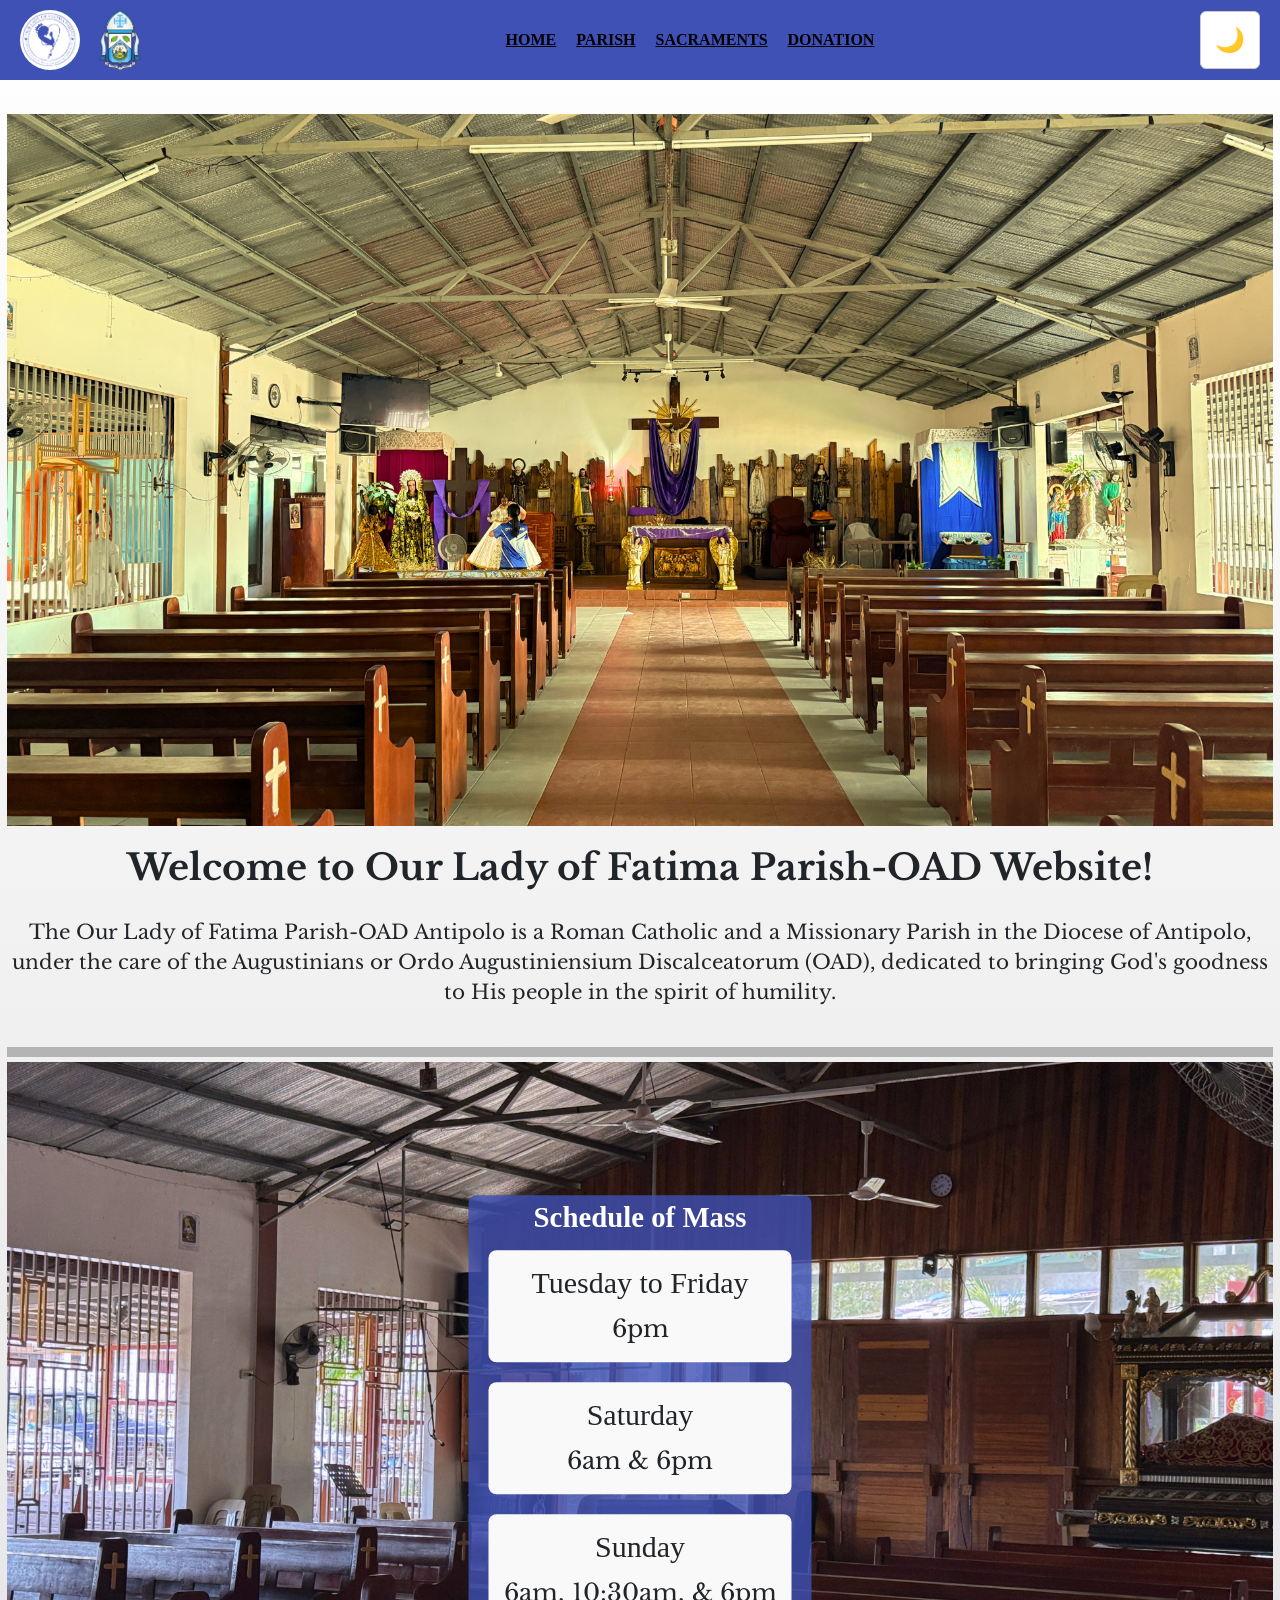
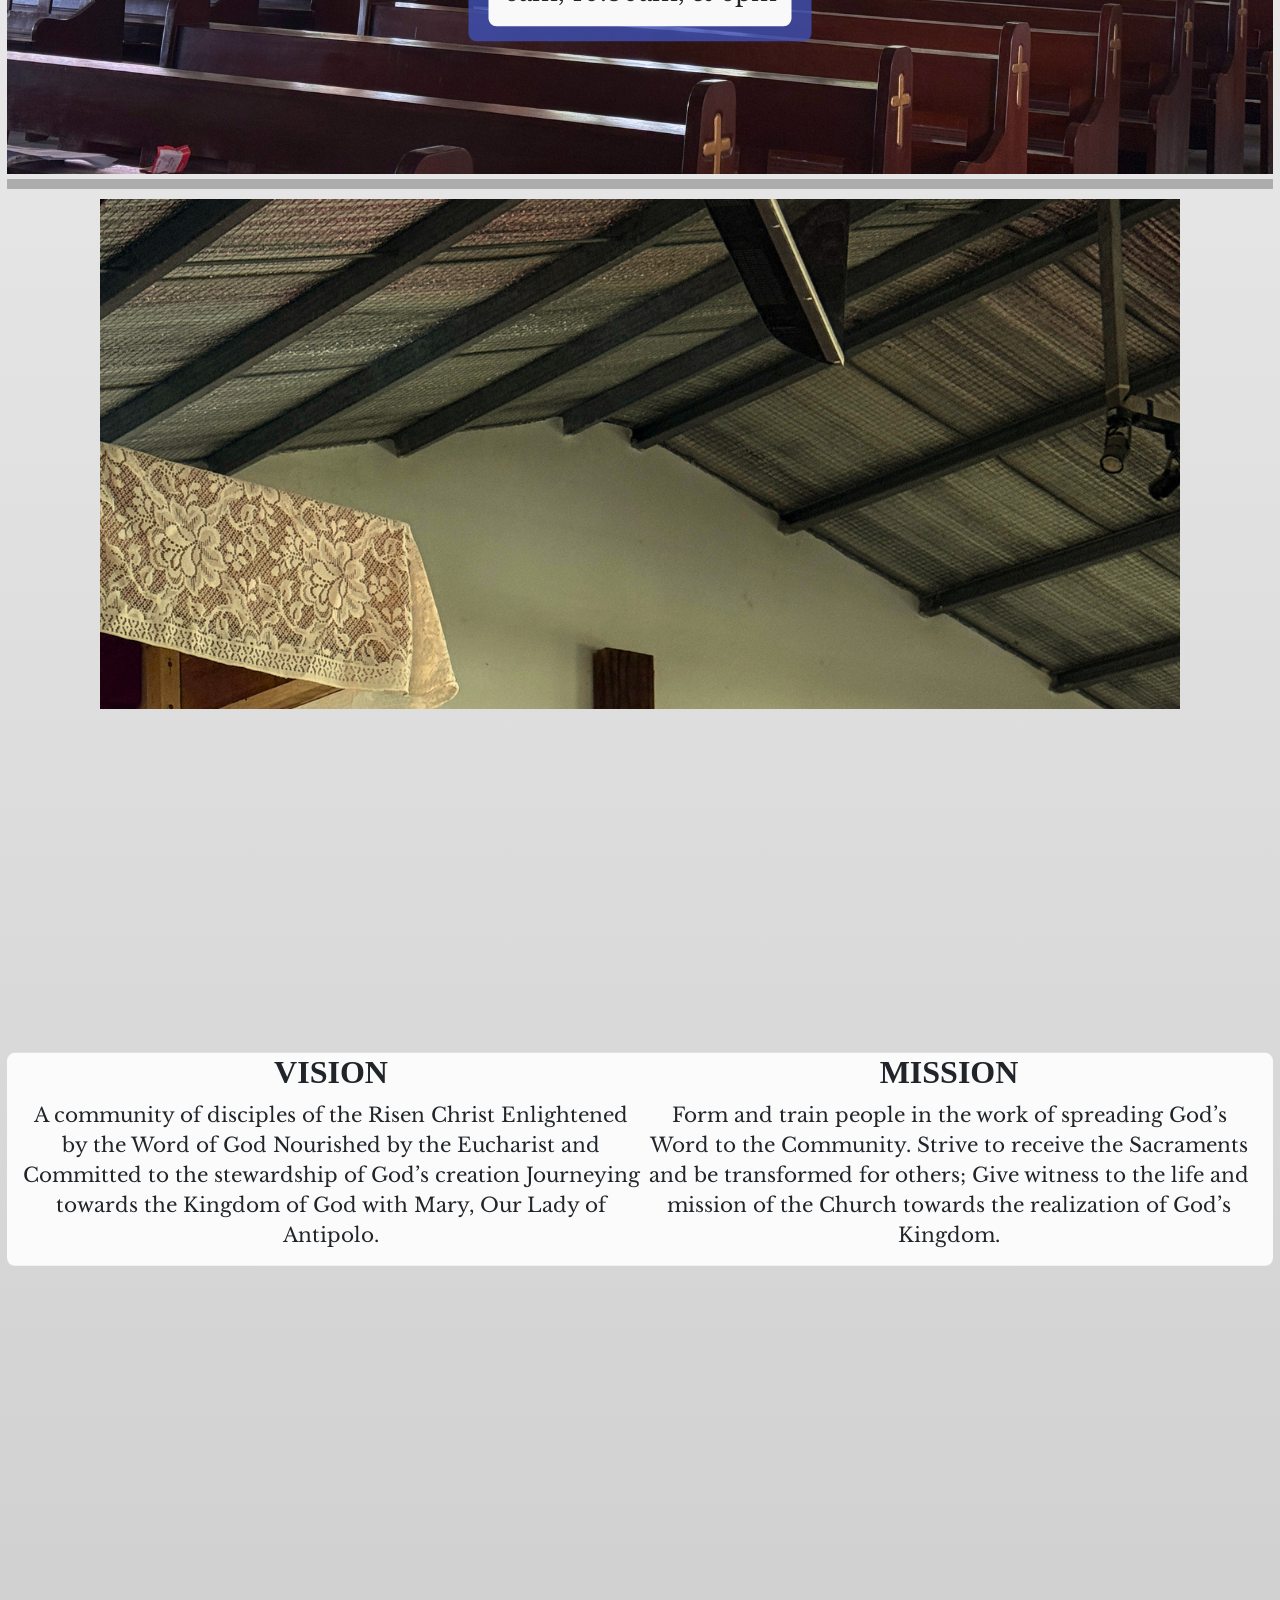
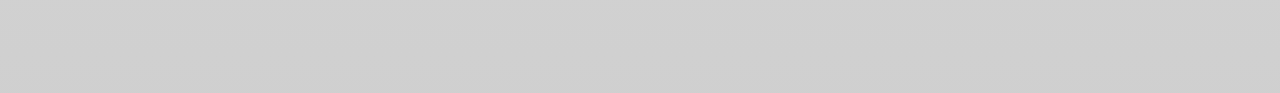
<file: index.html>
<!DOCTYPE html>
<html lang="en">
<head>
    <meta charset="UTF-8">
    <meta name="viewport" content="width=device-width, initial-scale=1.0">
    <link rel="stylesheet" href="https://cdn.jsdelivr.net/npm/bootstrap@5.3.0/dist/css/bootstrap.min.css">
    <link rel="stylesheet" href="homestyle.css">
    <link rel="preconnect" href="https://fonts.googleapis.com">
    <link rel="preconnect" href="https://fonts.gstatic.com" crossorigin>
    <link href="https://fonts.googleapis.com/css2?family=Libre+Baskerville:ital,wght@0,400..700;1,400..700&display=swap" rel="stylesheet">

    <title>Our Lady of Fatima Parish-OAD-Homepage</title>
</head>
<body>
  <header class="site-header">
    <div class="logo-section">
      <img src="./images/OLFP with bg.png" alt="Our Lady of Fatima Parish-OAD Logo">
      <img src="./images/DOF no BG.png" alt="Diocese of Antipolo Logo">
    </div>
    <nav class="nav-links">
      <ul>
        <li><a href="./index.html">HOME</a></li>
        <li><div class="parish-info">
 <span id="parish-toggle">PARISH</span>
        <nav id="parish-nav" class="hidden">
          <ul>
            <li><a href="./history.html">Parish History </a></li>
            <li><a href="./faith.html">Faith Background</a></li>
            <li><a href="./clergy.html">Clergy</a></li>
          </ul>
</div></li>
        <li><a href="./services.html">SACRAMENTS</a></li>
        <li><a href="./donation.html">DONATION</a></li>
      </ul>
    </nav>
  <button id="darkModeToggle">🌙</button>
</header>


<main class="content">
  <section class="welcome">
  <img src="./images/6.png" alt="Church Image">
     
  <h1>Welcome to Our Lady of Fatima Parish-OAD Website!</h1>  
  <p>The Our Lady of Fatima Parish-OAD Antipolo is a Roman Catholic and a Missionary Parish in the Diocese of Antipolo,  under the care of the Augustinians or Ordo Augustiniensium Discalceatorum (OAD),  dedicated to bringing God's goodness to His people in the spirit of humility.</p> 
  </section>
  <hr>

 <section class="mass-schedule">
    <picture>
      <source media="(max-width: 480px)" srcset="./images/12.png">
      <source media="(max-width: 768px)" srcset="./images/12.png">  
      <img src="./images/3.png" alt="Seat Image" class="background-img">
    </picture>
  
  <div class="schedule-box">
    <h2>Schedule of Mass</h2>
    <div class="schedule-grid">
      <div class="day">
        <h3>Tuesday to Friday</h3>
        <p>6pm</p>
      </div>
      <div class="day">
        <h3>Saturday</h3>
        <p>6am &amp; 6pm</p>
      </div>
      <div class="day">
        <h3>Sunday</h3>
        <p>6am, 10:30am, &amp; 6pm</p>
      </div>
    </div>
  </div>
</section>
  
<hr>
  <section class="vision-mission">

      <picture>
      <source media="(max-width: 480px)" srcset="./images/13.png">
      <source media="(max-width: 768px)" srcset="./images/13.png">  
      <img src="./images/2.png" alt="Altar Image" class="bg-img">
    </picture>

  <section class="box">
    <div class="mvcontent">
      <h2>VISION</h2>
      <p>
        A community of disciples of the Risen Christ Enlightened by the Word of God Nourished by the Eucharist and Committed to the stewardship of God’s creation Journeying towards the Kingdom of God with Mary, Our Lady of Antipolo.
      </p>
    </div>
    <div class="mvcontent">
      <h2>MISSION</h2>
      <p>
        Form and train people in the work of spreading God’s Word to the Community. Strive to receive the Sacraments and be transformed for others; Give witness to the life and mission of the Church towards the realization of God’s Kingdom.</p>
    </div>
  </section>
  </section>
<hr>

<section class="form">
<div class="form-container">
    <h2>Send your questions!</h2>
    <form id="contactForm">
      <div class="form-group">
        <label for="name">Name:</label>
        <input type="text" id="name" required>
        <div class="error" id="nameError"></div>
      </div>
      <div class="form-group">
        <label for="email">Email:</label>
        <input type="email" id="email" required>
        <div class="error" id="emailError"></div>
      </div>
      <div class="form-group">
        <label for="question">Your Question:</label>
        <textarea id="question" required></textarea>
        <div class="error" id="questionError"></div>
      </div>
      <button type="submit" class="btn">Submit</button>
    </form>
  <hr>
  </main>

<footer>
  <div class="footer-content">
        <div class="logos">
            <img src="./images/OLFP with bg.png" alt="Our Lady of Fatima Parish-OAD Logo">
            <img src="./images/DOF no BG.png" alt="Diocese of Antipolo Logo">
        </div>
        <div class="parish-name">
            <h3>OUR LADY OF FATIMA PARISH-OAD</h3>
            <p class="small-text">
                Our Lady of Fatima Parish-OAD, Sitio Capatagan,
                Pinugay Road, San Jose, Antipolo City.
            </p>
            <p class="rights">ALL RIGHTS RESERVED 2026</p>
        </div>
        <div class="contact">
            <button id="contact-btn">CONTACT US</button>
            <nav id="contact-nav" class="hidden">
                <ul>
                    <li>
                        <a href="mailto:ourladyoffatimaparish.oad@gmail.com">
                            Email: ourladyoffatimaparish.oad@gmail.com
                        </a>
                    </li>
                    <li>
                        <a href="https://www.facebook.com/OurLadyOfFatimaParishOAD" target="_blank">
                            Facebook
                        </a>
                    </li>
                    <li>
                        <a href="tel:287248634">
                            Phone Number: 287248634
                        </a>
                    </li>
                </ul>
            </nav>
        </div>
    </div>
    <button id="backToTop">↑ Top</button>
</footer>

  <script>
    //Parish toggle button
    const parishToggle = document.getElementById('parish-toggle');
    const parishNav = document.getElementById('parish-nav');

    parishToggle.addEventListener("click", function(event) {
      parishNav.classList.toggle("hidden");
      event.stopPropagation();

    document.addEventListener("click", function(event) {
    if (!parishNav.classList.contains("hidden")) {
      if (!parishNav.contains(event.target) && event.target !== parishToggle) {
        parishNav.classList.add("hidden");
      }
    }
  });    
});

    //Contact toggle button
    const contactBtn = document.getElementById('contact-btn');
    const contactNav = document.getElementById('contact-nav');

    contactBtn.addEventListener("click", function(event) {
      contactNav.classList.toggle("hidden");
      event.stopPropagation();

      document.addEventListener("click", function(event) {
      if (!contactNav.classList.contains("hidden")) {
      if (!contactNav.contains(event.target) && event.target !== contactBtn) {
        contactNav.classList.add("hidden");
      }
    }
    }); 
  });

    
                                          //Form Validation Script Form Validation Script Form Validation Script 

    const form = document.getElementById('contactForm');

    form.addEventListener('submit', function(e) {
      e.preventDefault();
      let valid = true;

      document.querySelectorAll('.error').forEach(el => el.textContent = '');

      const name = document.getElementById('name').value.trim();
      if (!/^[A-Za-z\s]+$/.test(name)) {
        document.getElementById('nameError').textContent = "Name must contain only letters.";
        valid = false;
      }

      const email = document.getElementById('email').value.trim();
      const emailPattern = /^[a-zA-Z0-9._%+-]+@[a-zA-Z0-9.-]+\.[a-zA-Z]{2,}$/;
      if (!emailPattern.test(email)) {
        document.getElementById('emailError').textContent = "Enter a valid email address.";
        valid = false;
      }

      const question = document.getElementById('question').value.trim();
      if (question.length < 20) {
        document.getElementById('questionError').textContent = "Question must be at least 20 characters.";
        valid = false;
      }

    if (valid) {
        alert("Your question is submitted successfully! Please wait for our response, which will be sent through your email.");
        form.reset();
      }
    });

    //Dark Mode Toggle
    const toggleBtn = document.getElementById("darkModeToggle");

      if (localStorage.getItem('darkMode') === 'enabled') {
  document.body.classList.add('dark-mode');
}
    toggleBtn.addEventListener("click", () => {
    document.body.classList.toggle("dark-mode");

    if(document.body.classList.contains("dark-mode")){
      toggleBtn.textContent = "☀️";
    } else {
      toggleBtn.textContent = "🌙";
    }
});

    // Back to Top button functionality
    const backToTopBtn = document.getElementById("backToTop");

    window.addEventListener("scroll", () => {
    if (window.scrollY > 200) {
      backToTopBtn.style.display = "block";
    } else {
      backToTopBtn.style.display = "none";
    }
    });

    backToTopBtn.addEventListener("click", () => {
    window.scrollTo({ top: 0, behavior: "smooth" });
    });

  </script>
</body>
</html>
</file>
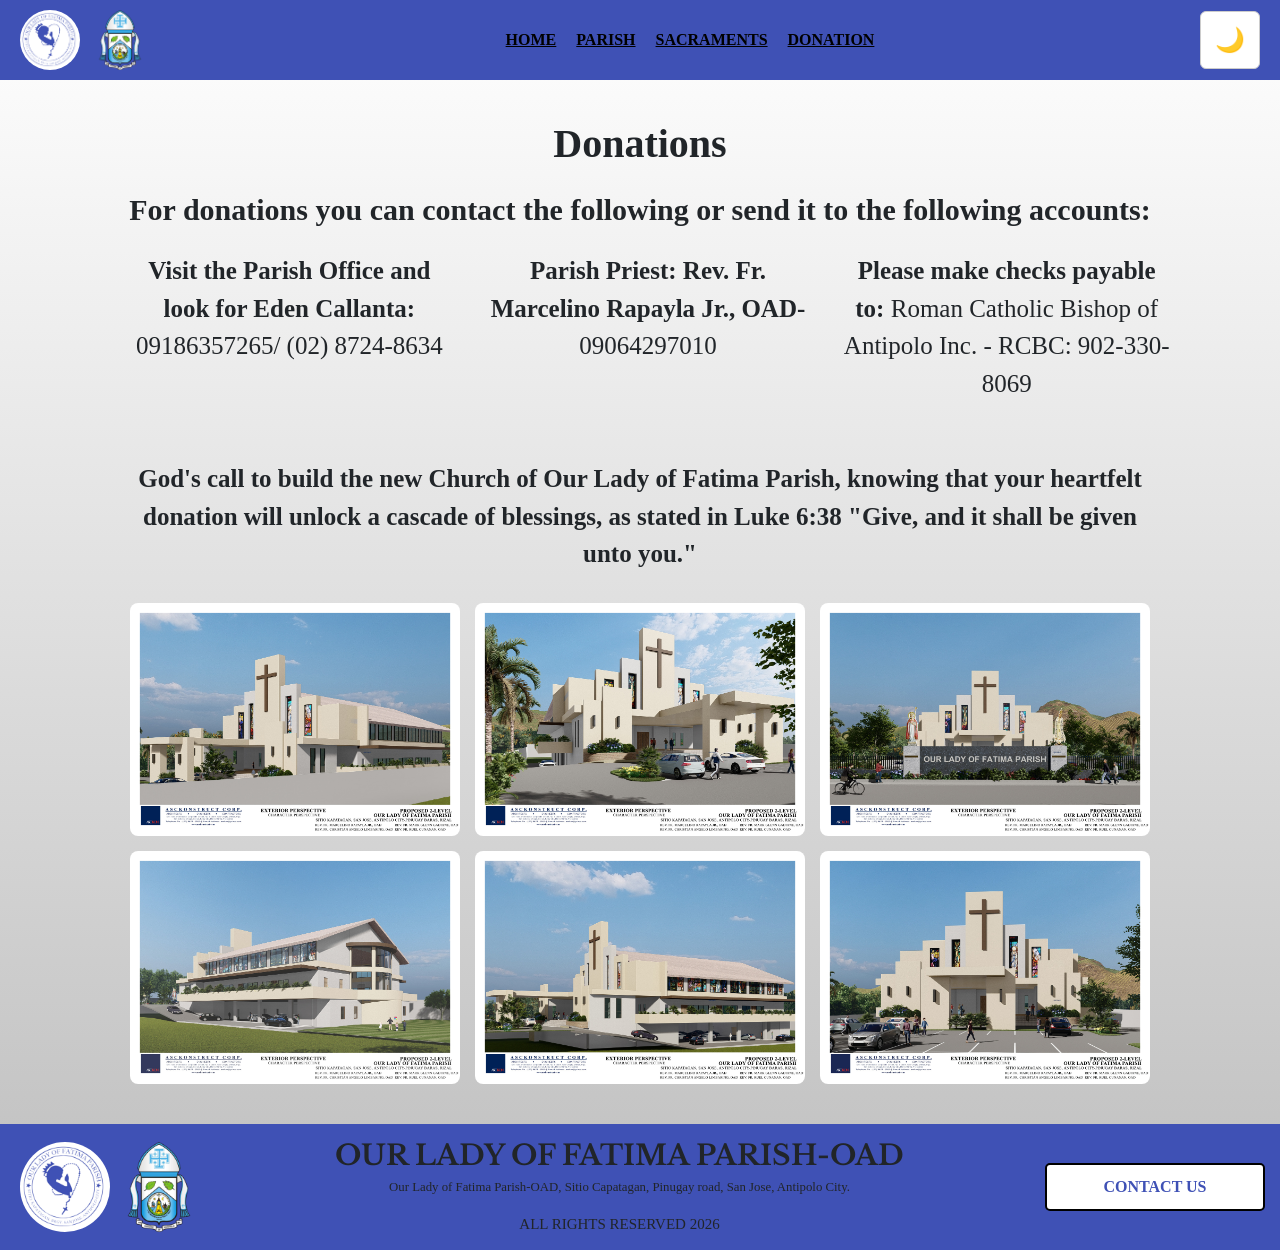
<file: donation.html>
<!DOCTYPE html>
<html lang="en">
<head>
    <meta charset="UTF-8">
    <meta name="viewport" content="width=device-width, initial-scale=1.0">
    <link rel="stylesheet" href="https://cdn.jsdelivr.net/npm/bootstrap@5.3.0/dist/css/bootstrap.min.css">
    <link rel="preconnect" href="https://fonts.googleapis.com">
    <link rel="preconnect" href="https://fonts.gstatic.com" crossorigin>
    <link href="https://fonts.googleapis.com/css2?family=Libre+Baskerville:ital,wght@0,400..700;1,400..700&display=swap" rel="stylesheet">
  
    <title>Our Lady of Fatima Parish-OAD - Donation Page</title>
    <link rel ="stylesheet" href="donationStyle.css">
</head>
<body>

<header class="site-header">
    <div class="logo-section">
      <img src="./images/OLFP with bg.png" alt="Our Lady of Fatima Parish-OAD Logo">
      <img src="./images/DOF no BG.png" alt="Diocese of Antipolo Logo">
    </div>
    <nav class="nav-links">
      <ul>
        <li><a href="./index.html">HOME</a></li>
        <li><div class="parish-info">
  <span id="parish-toggle">PARISH</span>
        <nav id="parish-nav" class="hidden">
          <ul>
            <li><a href="./history.html">Parish History </a></li>
            <li><a href="./faith.html">Faith Background</a></li>
            <li><a href="./clergy.html">Clergy</a></li>
          </ul>
</div></li>
        <li><a href="./services.html">SACRAMENTS</a></li>
        <li><a href="./donation.html">DONATION</a></li>
      </ul>
    </nav>
  <button id="darkModeToggle">🌙</button>
</header>

<main class="main-container">
  <div class="section-title">
    <h2>Donations</h2>
      <h3>For donations you can contact the following or send it to the following accounts:</h3>
      <br><p><b>Visit the Parish Office and look for Eden Callanta:</b> 09186357265/ (02) 8724-8634</p>
      <br><p><b>Parish Priest: Rev. Fr. Marcelino Rapayla Jr., OAD-</b> 09064297010</p>
      <br><p><b>Please make checks payable to:</b> Roman Catholic Bishop of Antipolo Inc. - RCBC: 902-330-8069</p>
    </div><br><br>
<div class="message">
  <b>
    God's call to build the new Church of Our Lady of Fatima Parish,
    knowing that your heartfelt donation will unlock a cascade of blessings,
    as stated in Luke 6:38
    "Give, and it shall be given unto you."
  </b>
</div>

<section class="gallery">
  <div class="tile"><img src="./images/C1.jpg" alt="Future Parish Plan Picture 1"></div>
  <div class="tile"><img src="./images/C2.jpg" alt="Future Parish Plan Picture 2"></div>
  <div class="tile"><img src="./images/C3.jpg" alt="Future Parish Plan Picture 3"></div>
  <div class="tile"><img src="./images/C4.jpg" alt="Future Parish Plan Picture 4"></div>
  <div class="tile"><img src="./images/C5.jpg" alt="Future Parish Plan Picture 5"></div>
  <div class="tile"><img src="./images/C6.jpg" alt="Future Parish Plan Picture 6"></div>
</section>

</main>
  
 <footer>
    <div class="footer-content">
      <div class="logos">
        <img src="./images/OLFP with bg.png" alt="Our Lady of Fatima Parish-OAD Logo">
        <img src="./images/DOF no BG.png" alt="Diocese of Antipolo Logo">
      </div>
      <div class="parish-name">
        <h3>OUR LADY OF FATIMA PARISH-OAD</h3>
        <p class="small-text">
          Our Lady of Fatima Parish-OAD, Sitio Capatagan, Pinugay road, San Jose, Antipolo City.
        </p>
        <p class="rights">ALL RIGHTS RESERVED 2026</p>
      </div>
      <div class="contact">
        <button id="contact-btn">CONTACT US</button>
        <nav id="contact-nav" class="hidden">
          <ul>
            <li><a href="mailto:ourladyoffatimaparish.oad@gmail.com" style="font-size: smaller;">Email: ourladyoffatimaparish.oad@gmail.com </a></li>
            <li><a href="https://www.facebook.com/OurLadyOfFatimaParishOAD" target="_blank">Facebook</a></li>
            <li><a href="tel:287248634">Phone Number:287248634 </a></li>
          </ul>
        </nav>
      </div>
    </div>
    <button id="backToTop">↑ Top</button>
  </footer>

  <script>
    //Parish toggle button
    const parishToggle = document.getElementById('parish-toggle');
    const parishNav = document.getElementById('parish-nav');

    parishToggle.addEventListener("click", function(event) {
      parishNav.classList.toggle("hidden");
      event.stopPropagation();

    document.addEventListener("click", function(event) {
    if (!parishNav.classList.contains("hidden")) {
      if (!parishNav.contains(event.target) && event.target !== parishToggle) {
        parishNav.classList.add("hidden");
      }
    }
  });    
});

    //Contact toggle button
    const contactBtn = document.getElementById('contact-btn');
    const contactNav = document.getElementById('contact-nav');

    contactBtn.addEventListener("click", function(event) {
      contactNav.classList.toggle("hidden");
      event.stopPropagation();

      document.addEventListener("click", function(event) {
      if (!contactNav.classList.contains("hidden")) {
      if (!contactNav.contains(event.target) && event.target !== contactBtn) {
        contactNav.classList.add("hidden");
      }
    }
    }); 
  });
    
    //Dark Mode Toggle
    const toggleBtn = document.getElementById("darkModeToggle");

      if (localStorage.getItem('darkMode') === 'enabled') {
  document.body.classList.add('dark-mode');
}
    toggleBtn.addEventListener("click", () => {
    document.body.classList.toggle("dark-mode");

    if(document.body.classList.contains("dark-mode")){
      toggleBtn.textContent = "☀️";
    } else {
      toggleBtn.textContent = "🌙";
    }
});

// Back to Top button functionality
    const backToTopBtn = document.getElementById("backToTop");

    window.addEventListener("scroll", () => {
    if (window.scrollY > 200) {
      backToTopBtn.style.display = "block";
    } else {
      backToTopBtn.style.display = "none";
    }
    });

    backToTopBtn.addEventListener("click", () => {
    window.scrollTo({ top: 0, behavior: "smooth" });
    });
  </script>

</body>
</html>
</file>
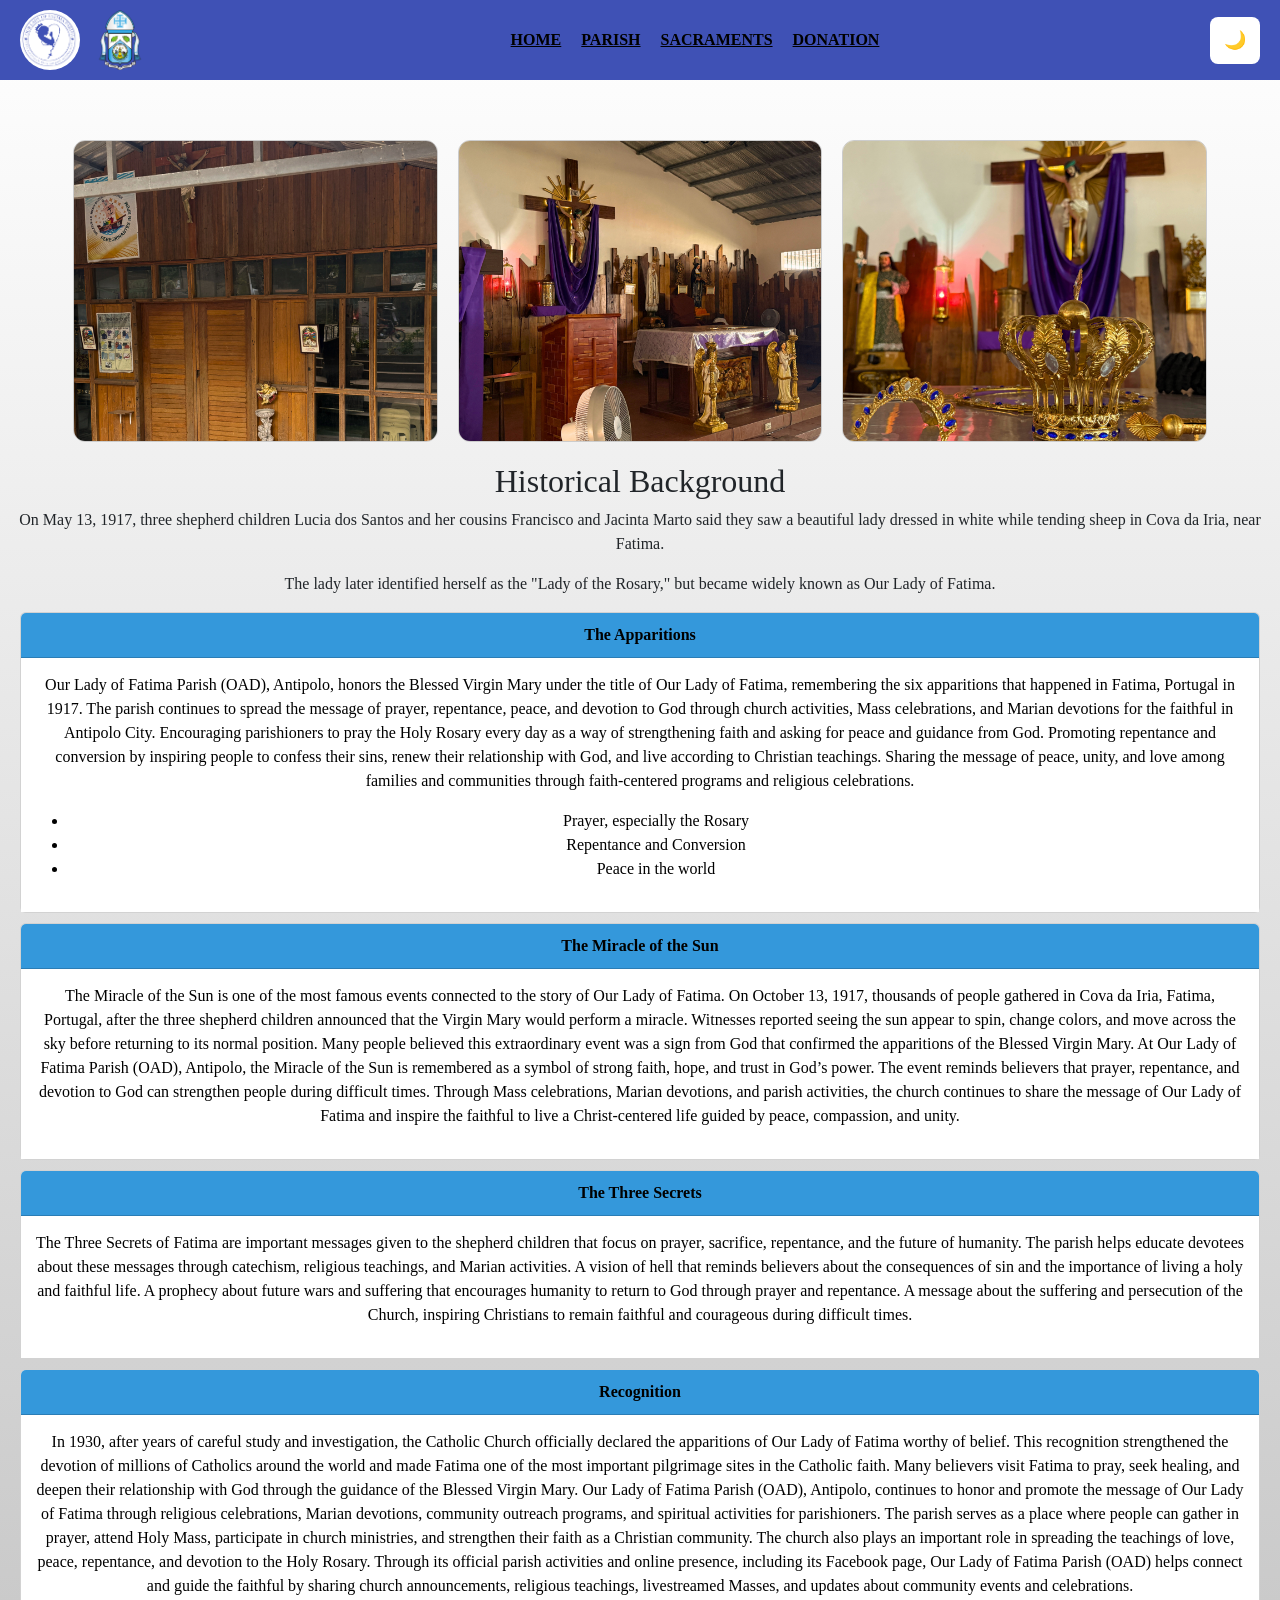
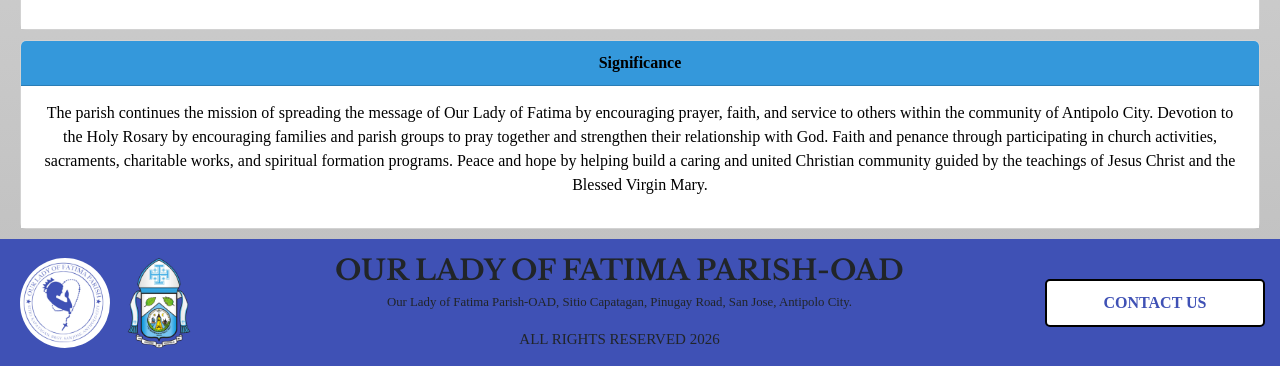
<file: faith.html>
<!DOCTYPE html>
<html lang="en">
<head>
    <meta charset="UTF-8">
    <meta name="viewport" content="width=device-width, initial-scale=1.0">
    <title>Home - Our Lady of Fatima Parish</title>
    <link rel="stylesheet" href="https://cdn.jsdelivr.net/npm/bootstrap@5.3.0/dist/css/bootstrap.min.css">
    <link rel="stylesheet" href="faithStyle.css">
    <link rel="preconnect" href="https://fonts.googleapis.com">
    <link rel="preconnect" href="https://fonts.gstatic.com" crossorigin>
    <link href="https://fonts.googleapis.com/css2?family=Libre+Baskerville:ital,wght@0,400..700;1,400..700&display=swap" rel="stylesheet">

</head>

<body>

<header class="site-header">
    <div class="logo-section">
        <img src="./images/OLFP with bg.png" alt="Our Lady of Fatima Parish-OAD Logo">
        <img src="./images/DOF no BG.png" alt="Diocese of Antipolo Logo">
    </div>

    <nav class="nav-links">
        <ul>
            <li><a href="./index.html">HOME</a></li>

            <li>
                <div class="parish-info">

                    <span id="parish-toggle">PARISH</span>

                    <nav id="parish-nav" class="hidden">
                        <ul>
                            <li><a href="./history.html">Parish History</a></li>
                            <li><a href="./faith.html">Faith Background</a></li>
                            <li><a href="./clergy.html">Clergy</a></li>
                        </ul>
                    </nav>

                </div>
            </li>

            <li><a href="./services.html">SACRAMENTS</a></li>
            <li><a href="./donation.html">DONATION</a></li>
        </ul>
    </nav>

    <button id="darkModeToggle">🌙</button>
</header>

<main class="content">

    <section class="gallery">
        <div class="gallery-item">
            <img src="./images/1.png" alt="Gallery 1">
        </div>

        <div class="gallery-item">
            <img src="./images/2.png" alt="Gallery 2">
        </div>

        <div class="gallery-item">
            <img src="./images/4.png" alt="Gallery 4">
        </div>
    </section>

    <section class="history-section">
        <h2>Historical Background</h2>

        <p>
            On May 13, 1917, three shepherd children Lucia dos Santos and her cousins
            Francisco and Jacinta Marto said they saw a beautiful lady dressed in white
            while tending sheep in Cova da Iria, near Fatima.
        </p>

        <p>
            The lady later identified herself as the "Lady of the Rosary," but became
            widely known as Our Lady of Fatima.
        </p>
    </section>

    <section class="content-grid">

        <div class="card">
            <div class="card-header">The Apparitions</div>

            <div class="card-body">

                <p>Our Lady of Fatima Parish (OAD), Antipolo, honors the Blessed Virgin Mary under the title of Our Lady of Fatima, remembering the six apparitions that happened in Fatima, Portugal in 1917. The parish continues to spread the message of prayer, repentance, peace, and devotion to God through church activities, Mass celebrations, and Marian devotions for the faithful in Antipolo City. Encouraging parishioners to pray the Holy Rosary every day as a way of strengthening faith and asking for peace and guidance from God. Promoting repentance and conversion by inspiring people to confess their sins, renew their relationship with God, and live according to Christian teachings. Sharing the message of peace, unity, and love among families and communities through faith-centered programs and religious celebrations.</p>

                <ul>
                    <li>Prayer, especially the Rosary</li>
                    <li>Repentance and Conversion</li>
                    <li>Peace in the world</li>
                </ul>

            </div>
        </div>

        <div class="card">
            <div class="card-header">The Miracle of the Sun</div>

            <div class="card-body">
                <p> The Miracle of the Sun is one of the most famous events connected to the story of Our Lady of Fatima. On October 13, 1917, thousands of people gathered in Cova da Iria, Fatima, Portugal, after the three shepherd children announced that the Virgin Mary would perform a miracle. Witnesses reported seeing the sun appear to spin, change colors, and move across the sky before returning to its normal position. Many people believed this extraordinary event was a sign from God that confirmed the apparitions of the Blessed Virgin Mary. At Our Lady of Fatima Parish (OAD), Antipolo, the Miracle of the Sun is remembered as a symbol of strong faith, hope, and trust in God’s power. The event reminds believers that prayer, repentance, and devotion to God can strengthen people during difficult times. Through Mass celebrations, Marian devotions, and parish activities, the church continues to share the message of Our Lady of Fatima and inspire the faithful to live a Christ-centered life guided by peace, compassion, and unity.</p>
            </div>
        </div>

        <div class="card">
            <div class="card-header">The Three Secrets</div>

            <div class="card-body">
                <p>The Three Secrets of Fatima are important messages given to the shepherd children that focus on prayer, sacrifice, repentance, and the future of humanity. The parish helps educate devotees about these messages through catechism, religious teachings, and Marian activities. A vision of hell that reminds believers about the consequences of sin and the importance of living a holy and faithful life. A prophecy about future wars and suffering that encourages humanity to return to God through prayer and repentance. A message about the suffering and persecution of the Church, inspiring Christians to remain faithful and courageous during difficult times.</p>
            </div>
        </div>

        <div class="card">
            <div class="card-header">Recognition</div>

            <div class="card-body">
                <p> In 1930, after years of careful study and investigation, the Catholic Church officially declared the apparitions of Our Lady of Fatima worthy of belief. This recognition strengthened the devotion of millions of Catholics around the world and made Fatima one of the most important pilgrimage sites in the Catholic faith. Many believers visit Fatima to pray, seek healing, and deepen their relationship with God through the guidance of the Blessed Virgin Mary. Our Lady of Fatima Parish (OAD), Antipolo, continues to honor and promote the message of Our Lady of Fatima through religious celebrations, Marian devotions, community outreach programs, and spiritual activities for parishioners. The parish serves as a place where people can gather in prayer, attend Holy Mass, participate in church ministries, and strengthen their faith as a Christian community. The church also plays an important role in spreading the teachings of love, peace, repentance, and devotion to the Holy Rosary. Through its official parish activities and online presence, including its Facebook page, Our Lady of Fatima Parish (OAD) helps connect and guide the faithful by sharing church announcements, religious teachings, livestreamed Masses, and updates about community events and celebrations.</p>
            </div>
        </div>

    </section>

    <section class="card significance">

        <div class="card-header">Significance</div>

        <div class="card-body">
            <p>The parish continues the mission of spreading the message of Our Lady of Fatima by encouraging prayer, faith, and service to others within the community of Antipolo City. Devotion to the Holy Rosary by encouraging families and parish groups to pray together and strengthen their relationship with God. Faith and penance through participating in church activities, sacraments, charitable works, and spiritual formation programs. Peace and hope by helping build a caring and united Christian community guided by the teachings of Jesus Christ and the Blessed Virgin Mary.</p>
        </div>

    </section>

</main>

<button id="backToTop">↑ Top</button>

<footer>

    <div class="footer-content">

        <div class="logos">
            <img src="./images/OLFP with bg.png" alt="Our Lady of Fatima Parish-OAD Logo">
            <img src="./images/DOF no BG.png" alt="Diocese of Antipolo Logo">
        </div>

        <div class="parish-name">

            <h3>OUR LADY OF FATIMA PARISH-OAD</h3>

            <p class="small-text">
                Our Lady of Fatima Parish-OAD, Sitio Capatagan,
                Pinugay Road, San Jose, Antipolo City.
            </p>

            <p class="rights">ALL RIGHTS RESERVED 2026</p>

        </div>

        <div class="contact">

            <button id="contact-btn">CONTACT US</button>

            <nav id="contact-nav" class="hidden">
                <ul>
                    <li>
                        <a href="mailto:ourladyoffatimaparish.oad@gmail.com">
                            Email: ourladyoffatimaparish.oad@gmail.com
                        </a>
                    </li>

                    <li>
                        <a href="https://www.facebook.com/OurLadyOfFatimaParishOAD" target="_blank">
                            Facebook
                        </a>
                    </li>

                    <li>
                        <a href="tel:287248634">
                            Phone Number: 287248634
                        </a>
                    </li>
                </ul>
            </nav>

        </div>

    </div>
<button id="backToTop">↑ Top</button>
</footer>

<script>
//Dark Mode Toggle
    const toggleBtn = document.getElementById("darkModeToggle");

      if (localStorage.getItem('darkMode') === 'enabled') {
  document.body.classList.add('dark-mode');
}
    toggleBtn.addEventListener("click", () => {
    document.body.classList.toggle("dark-mode");

    if(document.body.classList.contains("dark-mode")){
      toggleBtn.textContent = "☀️";
    } else {
      toggleBtn.textContent = "🌙";
    }
});
    // =========================
    // PARISH TOGGLE MENU
    // =========================

    const parishToggle = document.getElementById('parish-toggle');
    const parishNav = document.getElementById('parish-nav');

    parishToggle.addEventListener("click", function(event) {

        parishNav.classList.toggle("hidden");

        event.stopPropagation();

    });

    // Close parish menu when clicking outside
    document.addEventListener("click", function(event) {

        if (!parishNav.classList.contains("hidden")) {

            if (
                !parishNav.contains(event.target) &&
                event.target !== parishToggle
            ) {

                parishNav.classList.add("hidden");

            }

        }

    });

    // =========================
    // CONTACT TOGGLE MENU
    // =========================

    const contactBtn = document.getElementById('contact-btn');
    const contactNav = document.getElementById('contact-nav');

    contactBtn.addEventListener("click", function(event) {

        contactNav.classList.toggle("hidden");

        event.stopPropagation();

    });

    // Close contact menu when clicking outside
    document.addEventListener("click", function(event) {

        if (!contactNav.classList.contains("hidden")) {

            if (
                !contactNav.contains(event.target) &&
                event.target !== contactBtn
            ) {

                contactNav.classList.add("hidden");

            }

        }

    });

    // =========================
    // BACK TO TOP BUTTON
    // =========================

    const backToTopBtn = document.getElementById("backToTop");

    window.addEventListener("scroll", () => {

        if (window.scrollY > 200) {

            backToTopBtn.style.display = "block";

        } else {

            backToTopBtn.style.display = "none";

        }

    });

    backToTopBtn.addEventListener("click", () => {

        window.scrollTo({
            top: 0,
            behavior: "smooth"
        });

    });

</script>

</body>
</html>
</file>
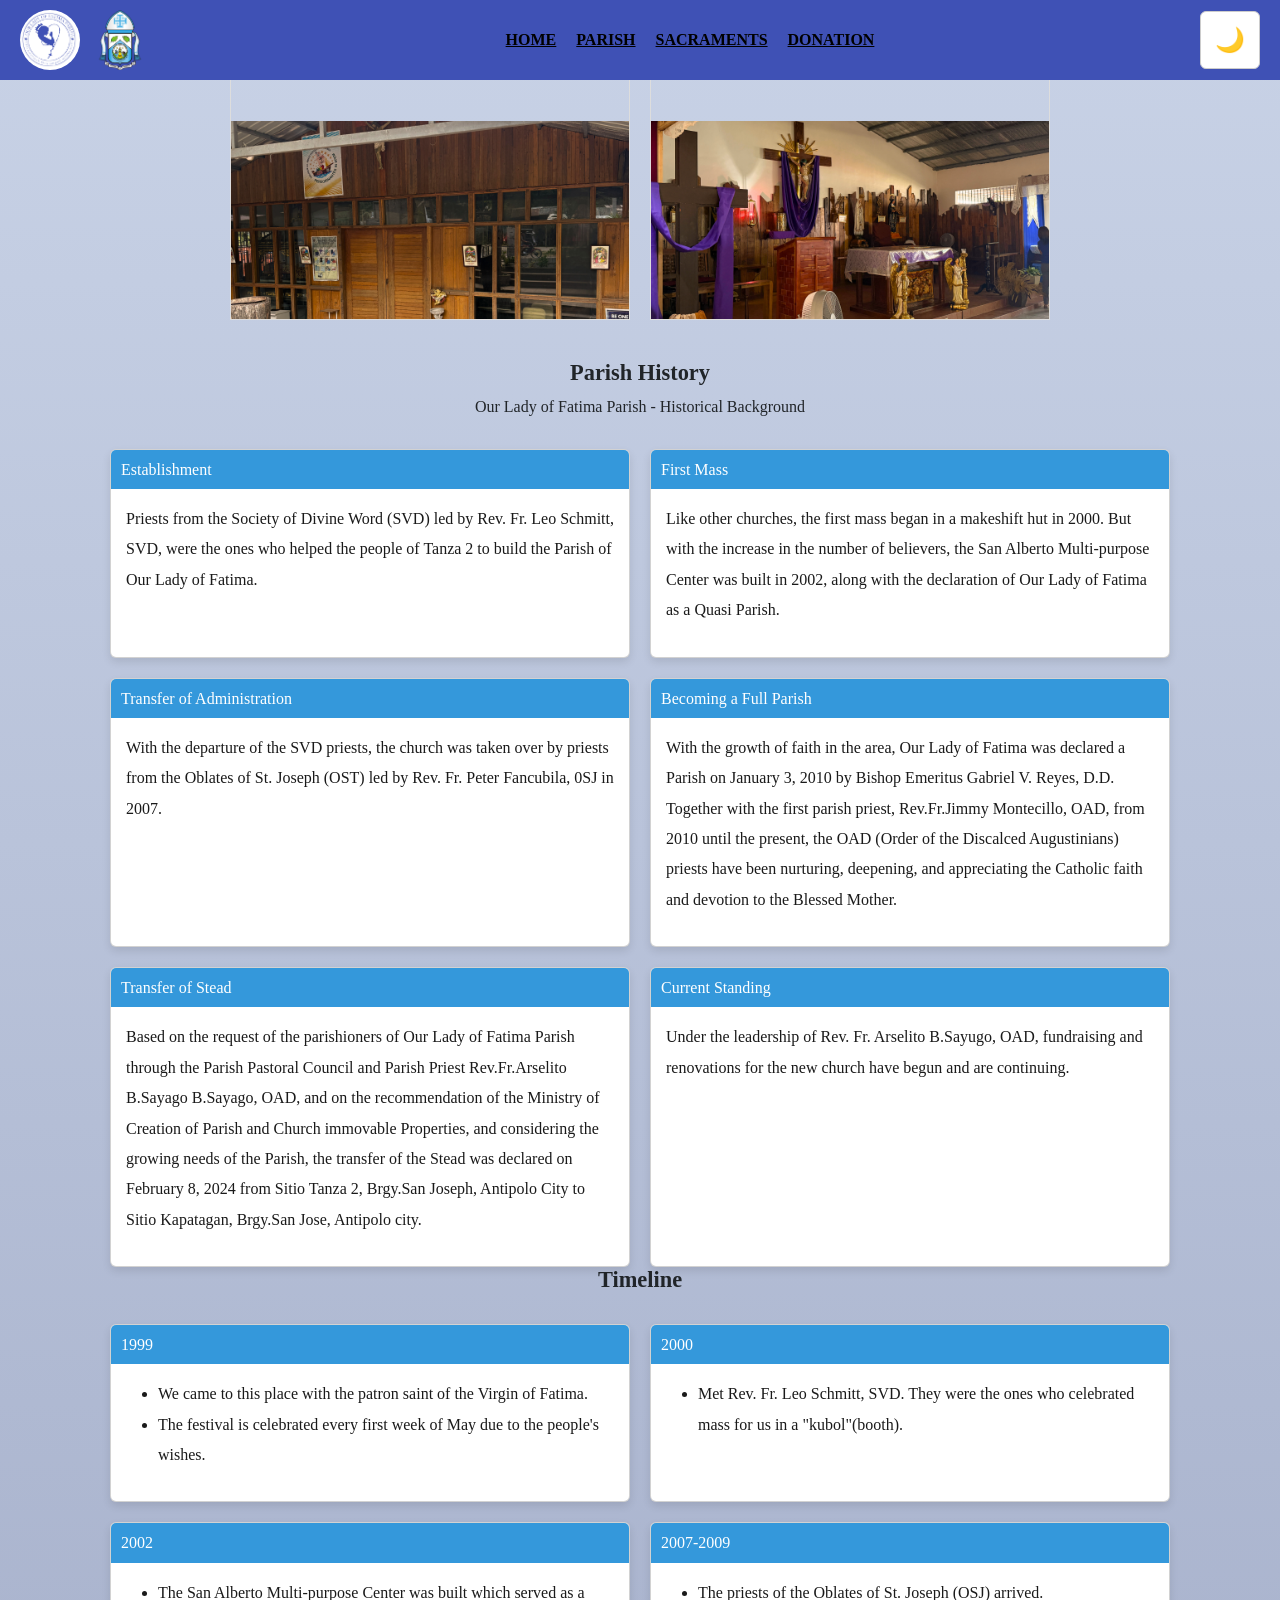
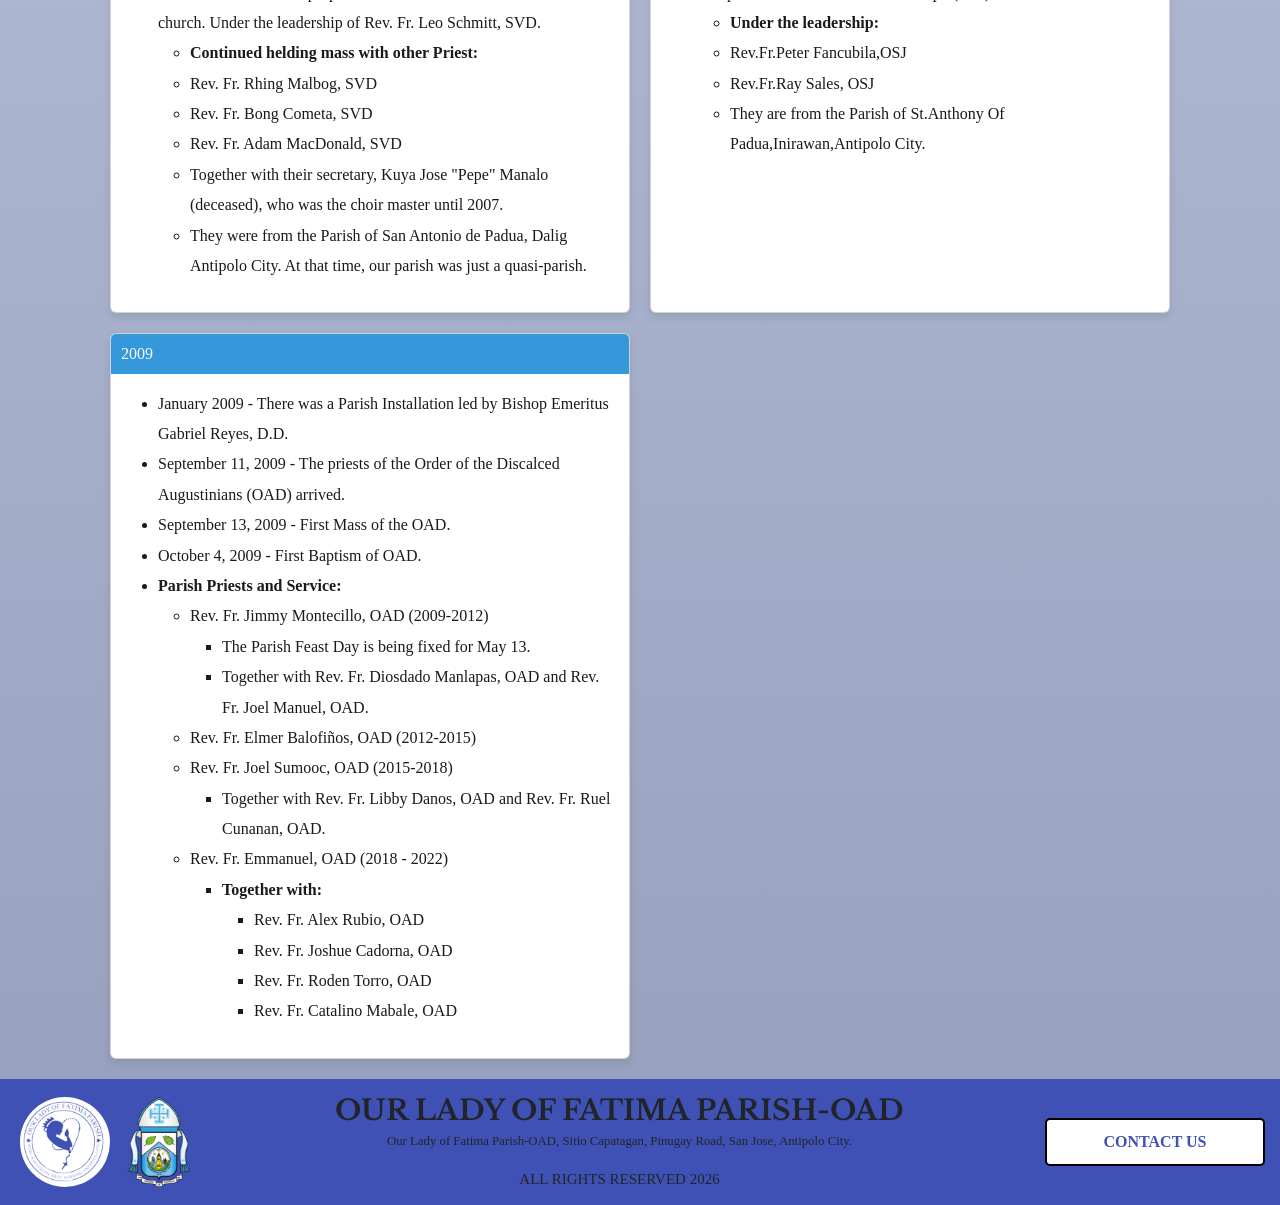
<file: history.html>
<!DOCTYPE html>
<html lang="en">
<head>
    <meta charset="UTF-8">
    <meta name="viewport" content="width=device-width, initial-scale=1.0">
    <link rel="stylesheet" href="https://cdn.jsdelivr.net/npm/bootstrap@5.3.0/dist/css/bootstrap.min.css">
    <link rel="stylesheet" href="historyStyle.css">
    <link rel="preconnect" href="https://fonts.googleapis.com">
    <link rel="preconnect" href="https://fonts.gstatic.com" crossorigin>
    <link href="https://fonts.googleapis.com/css2?family=Libre+Baskerville:ital,wght@0,400..700;1,400..700&display=swap" rel="stylesheet">
     
    <title>Our Lady of Fatima Parish-OAD - History Page</title>
</head>
<body>
<header class="site-header">
    <div class="logo-section">
      <img src="./images/OLFP with bg.png" alt="Our Lady of Fatima Parish-OAD Logo">
      <img src="./images/DOF no BG.png" alt="Diocese of Antipolo Logo">
    </div>
    <nav class="nav-links">
      <ul>
        <li><a href="./index.html">HOME</a></li>
        <li><div class="parish-info">
 <span id="parish-toggle">PARISH</span>
        <nav id="parish-nav" class="hidden">
          <ul>
            <li><a href="./history.html">Parish History </a></li>
            <li><a href="./faith.html">Faith Background</a></li>
            <li><a href="./clergy.html">Clergy</a></li>
          </ul>
</div></li>
        <li><a href="./services.html">SACRAMENTS</a></li>
        <li><a href="./donation.html">DONATION</a></li>
      </ul>
    </nav>
  <button id="darkModeToggle">🌙</button>
</header>

  <div class="image-banner">
    <img src="./images/1.png" alt="Picture of the Church Front Facade">
    <img src="./images/2.png" alt="Picture of the Church Altar">

</div>

  <main class="main-container">

    <div class="section-title">
        <h2>Parish History</h2>
        <p>Our Lady of Fatima Parish - Historical Background</p>
    </div>

    <div class="services-grid">

        <div class="card">
            <h3>Establishment</h3>
            <div class="card-body">
                    <p>Priests from the Society of Divine Word (SVD) led by Rev. Fr. Leo Schmitt, SVD, 
                        were the ones who helped the people of Tanza 2 to build the Parish of Our Lady of Fatima.
                    </p>            
            </div>
        </div>

        <div class="card">
            <h3>First Mass</h3>
            <div class="card-body">
                <p>Like other churches, the first mass began in a makeshift hut in 2000. But with the increase in the number of believers, 
                    the San Alberto Multi-purpose Center was built in 2002, along with the declaration of Our Lady of Fatima as a Quasi Parish.</p>
            </div>
        </div>

        <div class="card">
            <h3>Transfer of Administration</h3>
            <div class="card-body">
                <p>With the departure of the SVD priests, the church was taken over by priests from the Oblates of St. Joseph (OST) led by 
                    Rev. Fr. Peter Fancubila, 0SJ in 2007.</p>
            </div>
        </div>

        <div class="card">
            <h3>Becoming a Full Parish</h3>
            <div class="card-body">
                <p>With the growth of faith in the area, Our Lady of Fatima was declared a Parish on January 3, 2010 by Bishop Emeritus Gabriel V. Reyes, D.D. 
                    Together with the first parish priest, Rev.Fr.Jimmy Montecillo, OAD, from 2010 until the present, the OAD (Order of the Discalced Augustinians) priests have been nurturing, deepening, and appreciating the Catholic faith and devotion to the Blessed Mother.</p>
            </div>
        </div>

        <div class="card">
            <h3>Transfer of Stead</h3>
            <div class="card-body">
                <p>Based on the request of the parishioners of Our Lady of Fatima Parish through the Parish Pastoral Council and Parish Priest Rev.Fr.Arselito B.Sayago B.Sayago, OAD, 
                    and on the recommendation of the Ministry of Creation of Parish and Church immovable Properties, and considering the growing needs of the Parish, the transfer of the Stead was declared on February 8, 2024 
                    from Sitio Tanza 2, Brgy.San Joseph, Antipolo City to Sitio Kapatagan, Brgy.San Jose, Antipolo city.
                </p>
            </div>
        </div>

        <div class="card">
            <h3>Current Standing</h3>
            <div class="card-body">
                <p>Under the leadership of Rev. Fr. Arselito B.Sayugo, OAD, fundraising and renovations for the new church have begun and are continuing.</p>
            </div>
        </div>
    </div>

    <div class="section-title">
        <h2>Timeline</h2>
    </div>
    <div class="services-grid">
        <div class="card">
            <h3>1999</h3>
            <div class="card-body">
                <ul>
                    <li>We came to this place with the patron saint of the Virgin of Fatima.</li>
                    <li>The festival is celebrated every first week of May due to the people's wishes.</li>
                </ul>
            </div>
        </div>

        <div class="card">
            <h3>2000</h3>
            <div class="card-body">
                <ul>
                    <li>Met Rev. Fr. Leo Schmitt, SVD. They were the ones who celebrated mass for us in a "kubol"(booth).</li>
                </ul>
            </div>
        </div>

        <div class="card">
            <h3>2002</h3>
            <div class="card-body">
                <ul>
                        <li>The San Alberto Multi-purpose Center was built which served as a church. Under the leadership of Rev. Fr. Leo Schmitt, SVD.</li>
                    <ul>        
                <li><strong>Continued helding mass with other Priest:</strong>
                        <li>Rev. Fr. Rhing Malbog, SVD</li>
                        <li>Rev. Fr. Bong Cometa, SVD</li>
                        <li>Rev. Fr. Adam MacDonald, SVD</li>
                        <li>Together with their secretary, Kuya Jose "Pepe" Manalo (deceased), who was the choir master until 2007.</li>
                        <li>They were from the Parish of San Antonio de Padua, Dalig Antipolo City. At that time, our parish was just a quasi-parish.</li>
                    </ul>
                  </li>
                </ul>
            </div>
        </div>

        <div class="card">
            <h3>2007-2009</h3>
            <div class="card-body">
                <ul>
                    <li>The priests of the Oblates of St. Joseph (OSJ) arrived.</li>
                   <ul><li><strong>Under the leadership:</strong></li>
                      <li>Rev.Fr.Peter Fancubila,OSJ</li>
                      <li>Rev.Fr.Ray Sales, OSJ</li>
                   <li>They are from the Parish of St.Anthony Of Padua,Inirawan,Antipolo City.</li>
                   </ul>
                </ul>
            </div>
        </div>
        
        <div class="card">
            <h3>2009</h3>
            <div class="card-body">
            <ul>
                       <li>January 2009 - There was a Parish Installation led by Bishop Emeritus Gabriel Reyes, D.D.</li>
                       <li>September 11, 2009 - The priests of the Order of the Discalced Augustinians (OAD) arrived.</li>
                       <li>September 13, 2009 - First Mass of the OAD.</li>
                       <li>October 4, 2009 - First Baptism of OAD.</li>
                       <li><strong>Parish Priests and Service:</strong>
             <ul>
                    <li>Rev. Fr. Jimmy Montecillo, OAD (2009-2012)
                        <ul>
                            <li>The Parish Feast Day is being fixed for May 13.</li>
                            <li>Together with Rev. Fr. Diosdado Manlapas, OAD and Rev. Fr. Joel Manuel, OAD.</li>
                        </ul>
                    </li>
                            <li>Rev. Fr. Elmer Balofiños, OAD (2012-2015)</li>
                            <li>Rev. Fr. Joel Sumooc, OAD (2015-2018)
                        <ul>
                            <li>Together with Rev. Fr. Libby Danos, OAD and Rev. Fr. Ruel Cunanan, OAD.</li>
                        </ul>
                    </li>
                            <li>Rev. Fr. Emmanuel, OAD (2018 - 2022)
                        <ul>
                            <li><strong>Together with:</strong>
                                <ul>
                                    <li>Rev. Fr. Alex Rubio, OAD</li>
                                    <li>Rev. Fr. Joshue Cadorna, OAD</li>
                                    <li>Rev. Fr. Roden Torro, OAD</li>
                                    <li>Rev. Fr. Catalino Mabale, OAD</li>
                                </ul>
                            </li>
                        </ul>
                            </li> 
             </ul>
        </div>
    </div>
</main>
<footer>
    <div class="footer-content">
        <div class="logos">
            <img src="./images/OLFP with bg.png" alt="Our Lady of Fatima Parish-OAD Logo">
            <img src="./images/DOF no BG.png" alt="Diocese of Antipolo Logo">
        </div>
        <div class="parish-name">
            <h3>OUR LADY OF FATIMA PARISH-OAD</h3>
            <p class="small-text">
                Our Lady of Fatima Parish-OAD, Sitio Capatagan,
                Pinugay Road, San Jose, Antipolo City.
            </p>
            <p class="rights">ALL RIGHTS RESERVED 2026</p>
        </div>
        <div class="contact">
            <button id="contact-btn">CONTACT US</button>
            <nav id="contact-nav" class="hidden">
                <ul>
                    <li>
                        <a href="mailto:ourladyoffatimaparish.oad@gmail.com">
                            Email: ourladyoffatimaparish.oad@gmail.com
                        </a>
                    </li>
                    <li>
                        <a href="https://www.facebook.com/OurLadyOfFatimaParishOAD" target="_blank">
                            Facebook
                        </a>
                    </li>

                    <li>
                        <a href="tel:287248634">
                            Phone Number: 287248634
                        </a>
                    </li>
                </ul>
            </nav>
        </div>
    </div>
<button id="backToTop">↑ Top</button>
</footer>

  <script>

  //Parish toggle button
    const parishToggle = document.getElementById('parish-toggle');
    const parishNav = document.getElementById('parish-nav');

    parishToggle.addEventListener("click", function(event) {
      parishNav.classList.toggle("hidden");
      event.stopPropagation();

    document.addEventListener("click", function(event) {
    if (!parishNav.classList.contains("hidden")) {
      if (!parishNav.contains(event.target) && event.target !== parishToggle) {
        parishNav.classList.add("hidden");
      }
    }
  });
});

    //Contact toggle button
    const contactBtn = document.getElementById('contact-btn');
    const contactNav = document.getElementById('contact-nav');

    contactBtn.addEventListener("click", function(event) {
      contactNav.classList.toggle("hidden");
      event.stopPropagation();

      document.addEventListener("click", function(event) {
      if (!contactNav.classList.contains("hidden")) {
      if (!contactNav.contains(event.target) && event.target !== contactBtn) {
        contactNav.classList.add("hidden");
      }
    }
    }); 
  });
 
 //Dark Mode Toggle
    const toggleBtn = document.getElementById("darkModeToggle");

      if (localStorage.getItem('darkMode') === 'enabled') {
  document.body.classList.add('dark-mode');
}
    toggleBtn.addEventListener("click", () => {
    document.body.classList.toggle("dark-mode");

    if(document.body.classList.contains("dark-mode")){
      toggleBtn.textContent = "☀️";
    } else {
      toggleBtn.textContent = "🌙";
    }
});      
// Back to Top button
    const backToTopBtn = document.getElementById("backToTop");

    window.addEventListener("scroll", () => {
    if (window.scrollY > 200) {
      backToTopBtn.style.display = "block";
    } else {
      backToTopBtn.style.display = "none";
    }
    });

    backToTopBtn.addEventListener("click", () => {
    window.scrollTo({ top: 0, behavior: "smooth" });
    });

  </script>
 </body>
</html>
</file>
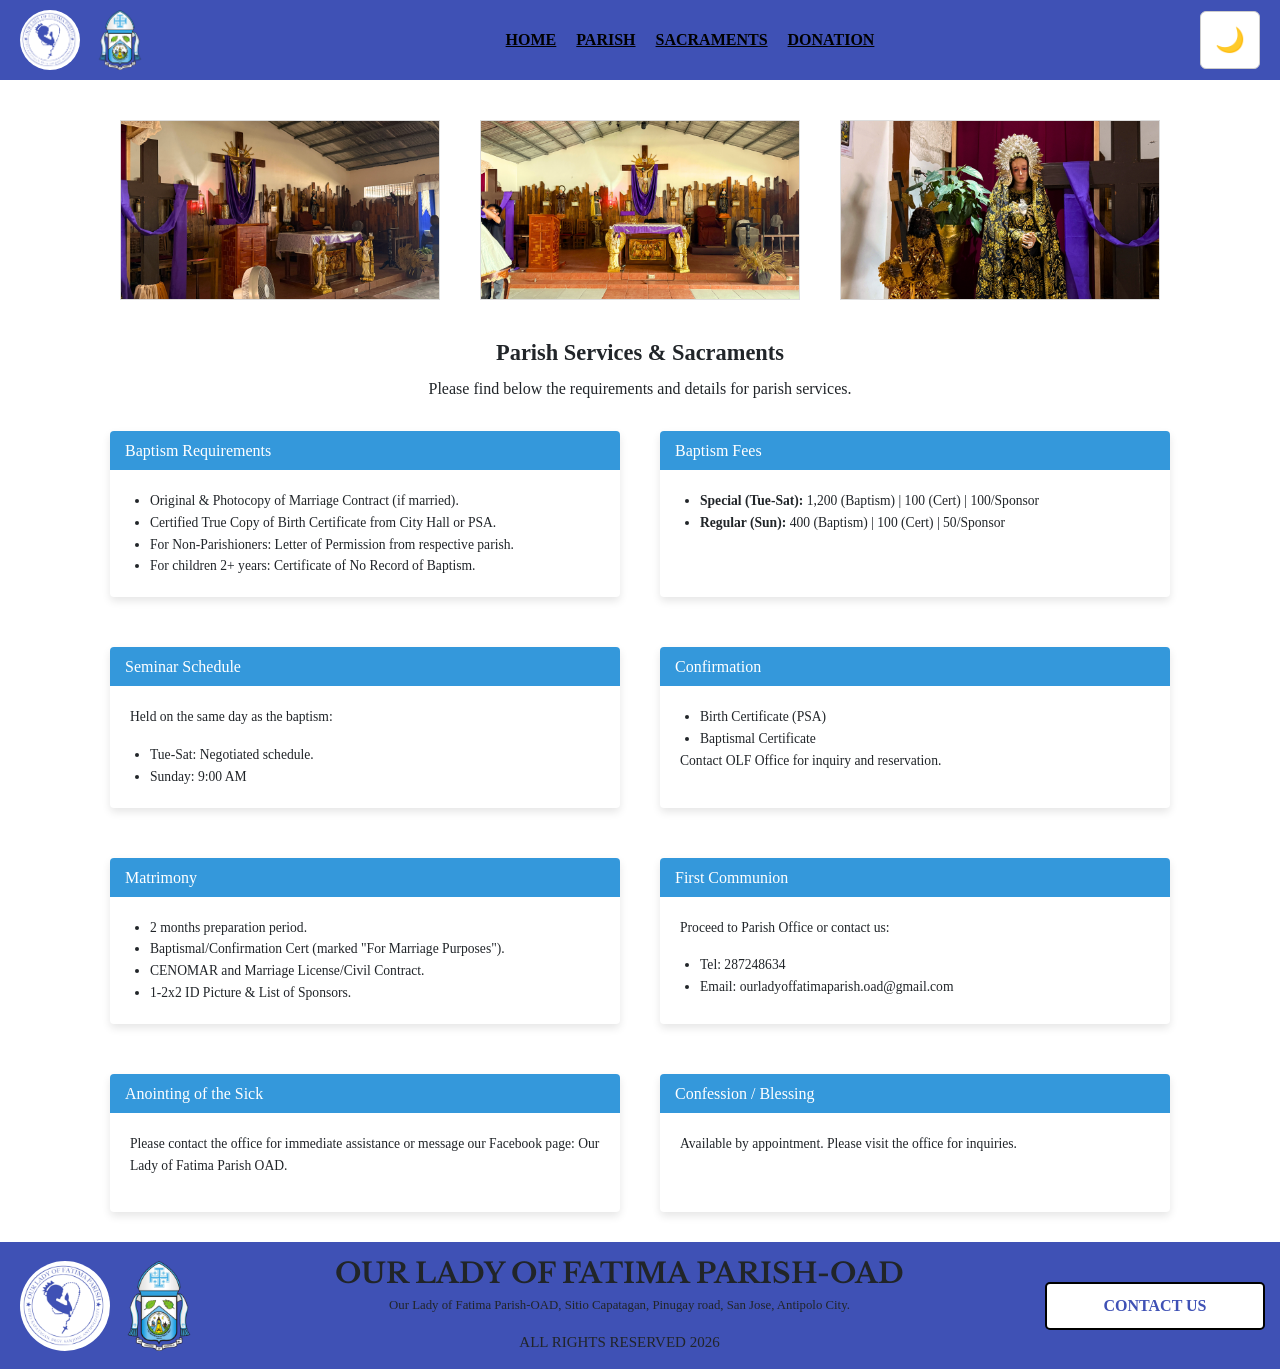
<file: services.html>
<!DOCTYPE html>
<html lang="en">
<head>
    <meta charset="UTF-8">
    <meta name="viewport" content="width=device-width, initial-scale=1.0">
    <link rel="stylesheet" href="https://cdn.jsdelivr.net/npm/bootstrap@5.3.0/dist/css/bootstrap.min.css">
    <link rel="preconnect" href="https://fonts.googleapis.com">
    <link rel="preconnect" href="https://fonts.gstatic.com" crossorigin>
    <link href="https://fonts.googleapis.com/css2?family=Libre+Baskerville:ital,wght@0,400..700;1,400..700&display=swap" rel="stylesheet">
  
    <title>Our Lady of Fatima Parish-OAD - Sacraments Page</title>
    <link rel ="stylesheet" href="servicesStyle.css">
</head>
<body>

<header class="site-header">
    <div class="logo-section">
      <img src="./images/OLFP with bg.png" alt="Our Lady of Fatima Parish-OAD Logo">
      <img src="./images/DOF no BG.png" alt="Diocese of Antipolo Logo">
      <!--<h1>OUR LADY OF FATIMA PARISH-OAD</h1>-->
    </div>
    <nav class="nav-links">
      <ul>
        <li><a href="./index.html">HOME</a></li>
        <li><div class="parish-info">
 <span id="parish-toggle">PARISH</span>
        <nav id="parish-nav" class="hidden">
          <ul>
            <li><a href="./history.html">Parish History </a></li>
            <li><a href="./faith.html">Faith Background</a></li>
            <li><a href="./clergy.html">Clergy</a></li>
          </ul>
</div></li>
        <li><a href="./services.html">SACRAMENTS</a></li>
        <li><a href="./donation.html">DONATION</a></li>
      </ul>
    </nav>
  <button id="darkModeToggle">🌙</button>
</header>
  
  <div class="image-banner">
    <img src="./images/2.png" alt="Picture of the Church Altar">
    <img src="./images/5.png" alt="Picture of the Church Altar">
    <img src="./images/7.png" alt="Picture of the Blessed Virgin Mary beside the Black Nazarene">
  </div>

  <main class="main-container">
    <div class="section-title">
        <h2>Parish Services & Sacraments</h2>
        <p>Please find below the requirements and details for parish services.</p>
    </div>

    <div class="services-grid">
      
        <div class="card">
            <h3>Baptism Requirements</h3>
            <div class="card-body">
                <ul>
                    <li>Original & Photocopy of Marriage Contract (if married).</li>
                    <li>Certified True Copy of Birth Certificate from City Hall or PSA.</li>
                    <li>For Non-Parishioners: Letter of Permission from respective parish.</li>
                    <li>For children 2+ years: Certificate of No Record of Baptism.</li>
                </ul>
            </div>
        </div>

        
        <div class="card">
            <h3>Baptism Fees</h3>
            <div class="card-body">
                <ul>
                    <li><strong>Special (Tue-Sat):</strong> 1,200 (Baptism) | 100 (Cert) | 100/Sponsor</li>
                    <li><strong>Regular (Sun):</strong> 400 (Baptism) | 100 (Cert) | 50/Sponsor</li>
                </ul>
            </div>
        </div>

        <div class="card">
            <h3>Seminar Schedule</h3>
            <div class="card-body">
                <p>Held on the same day as the baptism:</p>
                <ul>
                    <li>Tue-Sat: Negotiated schedule.</li>
                    <li>Sunday: 9:00 AM</li>
                </ul>
            </div>
        </div>

       
        <div class="card">
            <h3>Confirmation</h3>
            <div class="card-body">
                <ul>
                    <li>Birth Certificate (PSA)</li>
                    <li>Baptismal Certificate</li>
                </ul>
                <p>Contact OLF Office for inquiry and reservation.</p>
            </div>
        </div>

        
        <div class="card">
            <h3>Matrimony</h3>
            <div class="card-body">
                <ul>
                    <li>2 months preparation period.</li>
                    <li>Baptismal/Confirmation Cert (marked "For Marriage Purposes").</li>
                    <li>CENOMAR and Marriage License/Civil Contract.</li>
                    <li>1-2x2 ID Picture & List of Sponsors.</li>
                </ul>
            </div>
        </div>

      
        <div class="card">
            <h3>First Communion</h3>
            <div class="card-body">
                <p>Proceed to Parish Office or contact us:</p>
                <ul>
                    <li>Tel: 287248634</li>
                    <li>Email: ourladyoffatimaparish.oad@gmail.com</li>
                </ul>
            </div>
        </div>

    
        <div class="card">
            <h3>Anointing of the Sick</h3>
            <div class="card-body">
                <p>Please contact the office for immediate assistance or message our Facebook page: Our Lady of Fatima Parish OAD.</p>
            </div>
        </div>

    
        <div class="card">
            <h3>Confession / Blessing</h3>
            <div class="card-body">
                <p>Available by appointment. Please visit the office for inquiries.</p>
            </div>
        </div>
    </div>
  </main>
  
 <footer>
    <div class="footer-content">
      <div class="logos">
        <img src="./images/OLFP with bg.png" alt="Our Lady of Fatima Parish-OAD Logo">
        <img src="./images/DOF no BG.png" alt="Diocese of Antipolo Logo">
      </div>
      <div class="parish-name">
        <h3>OUR LADY OF FATIMA PARISH-OAD</h3>
        <p class="small-text">
          Our Lady of Fatima Parish-OAD, Sitio Capatagan, Pinugay road, San Jose, Antipolo City.
        </p>
        <p class="rights">ALL RIGHTS RESERVED 2026</p>
      </div>
      <div class="contact">
        <button id="contact-btn">CONTACT US</button>
        <nav id="contact-nav" class="hidden">
          <ul>
            <li><a href="mailto:ourladyoffatimaparish.oad@gmail.com" style="font-size: smaller;">Email: ourladyoffatimaparish.oad@gmail.com </a></li>
            <li><a href="https://www.facebook.com/OurLadyOfFatimaParishOAD" target="_blank">Facebook</a></li>
            <li><a href="tel:287248634">Phone Number:287248634 </a></li>
          </ul>
        </nav>
      </div>
    </div>

    <button id="backToTop">↑ Top</button>

  </footer>

  <script>
//Dark Mode Toggle
    const toggleBtn = document.getElementById("darkModeToggle");

      if (localStorage.getItem('darkMode') === 'enabled') {
  document.body.classList.add('dark-mode');
}
    toggleBtn.addEventListener("click", () => {
    document.body.classList.toggle("dark-mode");

    if(document.body.classList.contains("dark-mode")){
      toggleBtn.textContent = "☀️";
    } else {
      toggleBtn.textContent = "🌙";
    }
});

// Update button text on page load
if (document.body.classList.contains('dark-mode')) {
  darkModeToggle.textContent = '☀️';
}

    const contactBtn = document.getElementById('contact-btn');
    const contactNav = document.getElementById('contact-nav');

    contactBtn.addEventListener('click', () => {
      contactNav.classList.toggle('hidden');
    });

    const parishToggle = document.getElementById('parish-toggle');
    const parishNav = document.getElementById('parish-nav');

    parishToggle.addEventListener('click', () => {
    parishNav.classList.toggle('hidden');
    });

// Back to Top button
    const backToTopBtn = document.getElementById("backToTop");

    window.addEventListener("scroll", () => {
    if (window.scrollY > 200) {
      backToTopBtn.style.display = "block";
    } else {
      backToTopBtn.style.display = "none";
    }
    });

    backToTopBtn.addEventListener("click", () => {
    window.scrollTo({ top: 0, behavior: "smooth" });
    });
    
  </script>
</body>
</html>
</file>
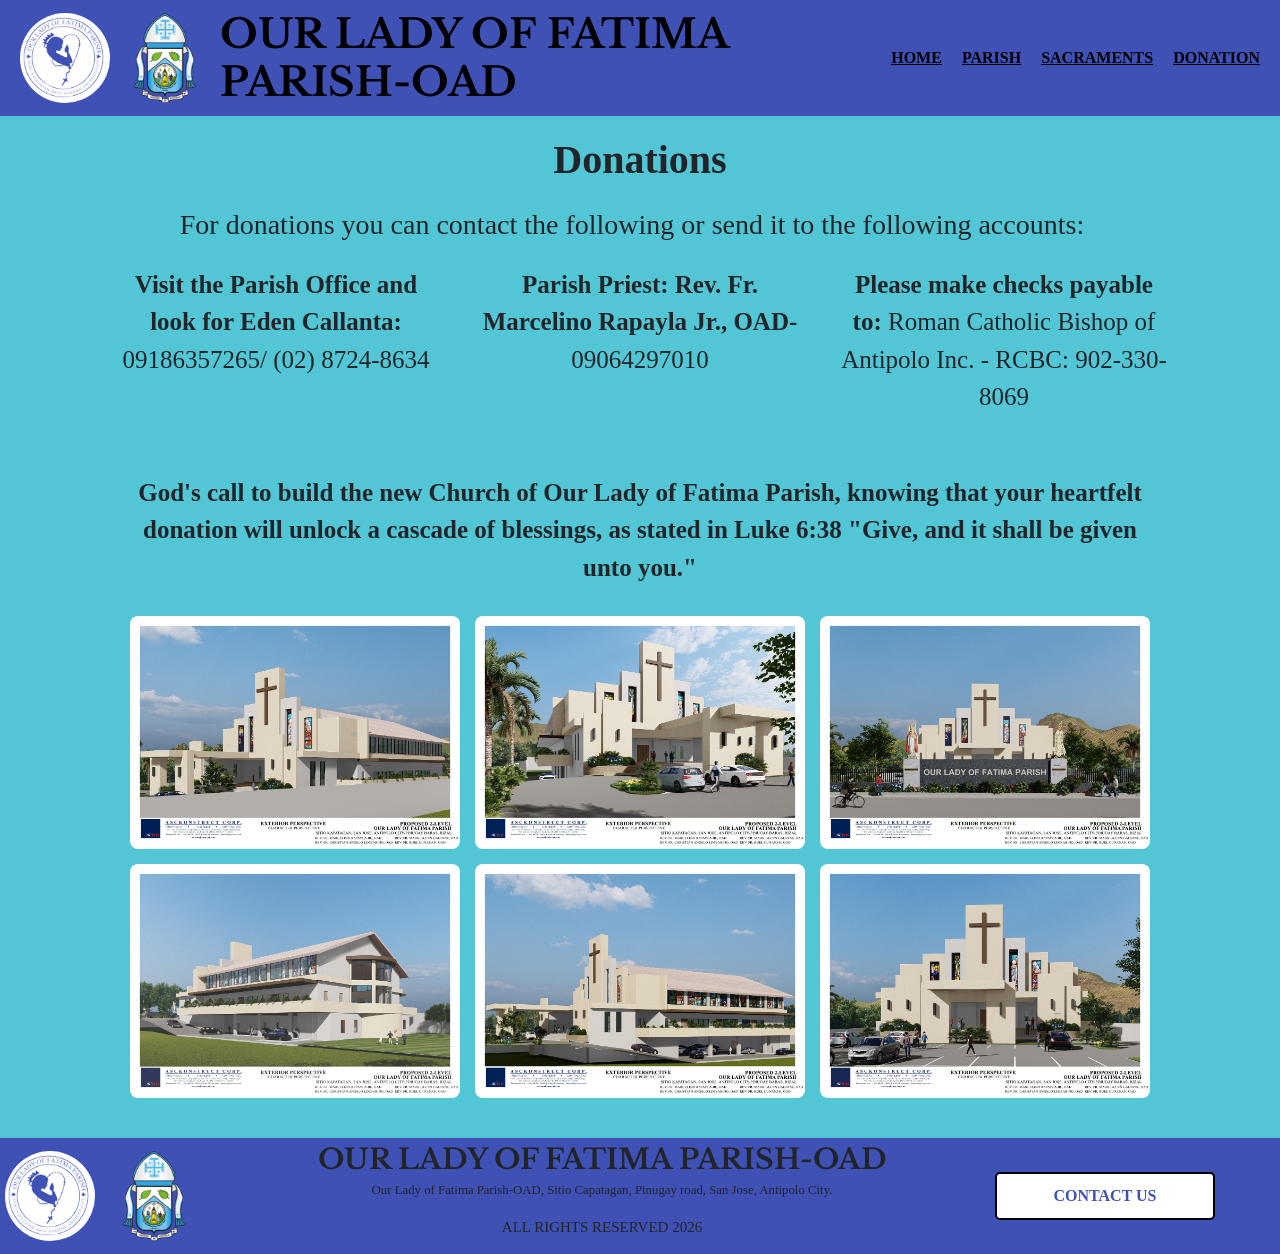
<file: WebDev-OLFP/donation.html>
<!DOCTYPE html>
<html lang="en">
<head>
    <meta charset="UTF-8">
    <meta name="viewport" content="width=device-width, initial-scale=1.0">
    <link rel="stylesheet" href="https://cdn.jsdelivr.net/npm/bootstrap@5.3.0/dist/css/bootstrap.min.css">
    <link rel="preconnect" href="https://fonts.googleapis.com">
    <link rel="preconnect" href="https://fonts.gstatic.com" crossorigin>
    <link href="https://fonts.googleapis.com/css2?family=Libre+Baskerville:ital,wght@0,400..700;1,400..700&display=swap" rel="stylesheet">
  
    <title>Our Lady of Fatima Parish-OAD - Donation Page</title>
    <link rel ="stylesheet" href="donationStyle.css">
</head>
<body>

   <header class="site-header">
    <div class="logo-section">
      <img src="./images/OLFP with bg.png" alt="Our Lady of Fatima Parish-OAD Logo">
      <img src="./images/DOF no BG.png" alt="Diocese of Antipolo Logo">
      <h1>OUR LADY OF FATIMA PARISH-OAD</h1>
    </div>
    <nav class="nav-links">
      <ul>
        <li><a href="./home.html">HOME</a></li>
        <li><div class="parish-info">
 <span id="parish-toggle">PARISH</span>
        <nav id="parish-nav" class="hidden">
          <ul>
            <li><a href="./history.html">Parish History </a></li>
            <li><a href="./faith.html">Faith Background</a></li>
            <li><a href="./clergy.html">Clergy</a></li>
          </ul>
</div></li>
        <li><a href="./services.html">SACRAMENTS</a></li>
        <li><a href="./donation.html">DONATION</a></li>
      </ul>
    </nav>
  </header>


  <main class="main-container">
    <div class="section-title">
        <h2>Donations</h2>
        
        <h3>For donations you can contact the following or send it to the following accounts:</h3>
        <br><p><b>Visit the Parish Office and look for Eden Callanta:</b> 09186357265/ (02) 8724-8634</p>
        <br><p><b>Parish Priest: Rev. Fr. Marcelino Rapayla Jr., OAD-</b> 09064297010</p>
        <br><p><b>Please make checks payable to:</b> Roman Catholic Bishop of Antipolo Inc. - RCBC: 902-330-8069</p>
    </div><br><br>

<div class="message">
  <b>
    God's call to build the new Church of Our Lady of Fatima Parish,
    knowing that your heartfelt donation will unlock a cascade of blessings,
    as stated in Luke 6:38
    "Give, and it shall be given unto you."
  </b>
</div>

<section class="gallery">
  <div class="tile"><img src="./images/C1.jpg" alt="Future Parish Plan Picture 1"></div>
  <div class="tile"><img src="./images/C2.jpg" alt="Future Parish Plan Picture 2"></div>
  <div class="tile"><img src="./images/C3.jpg" alt="Future Parish Plan Picture 3"></div>
  <div class="tile"><img src="./images/C4.jpg" alt="Future Parish Plan Picture 4"></div>
  <div class="tile"><img src="./images/C5.jpg" alt="Future Parish Plan Picture 5"></div>
  <div class="tile"><img src="./images/C6.jpg" alt="Future Parish Plan Picture 6"></div>
</section>

</main>
  
 <footer>
    <div class="footer-content">
      <div class="logos">
        <img src="./images/OLFP with bg.png" alt="Our Lady of Fatima Parish-OAD Logo">
        <img src="./images/DOF no BG.png" alt="Diocese of Antipolo Logo">
      </div>
      <div class="parish-name">
        <h3>OUR LADY OF FATIMA PARISH-OAD</h3>
        <p class="small-text">
          Our Lady of Fatima Parish-OAD, Sitio Capatagan, Pinugay road, San Jose, Antipolo City.
        </p>
        <p class="rights">ALL RIGHTS RESERVED 2026</p>
      </div>
      <div class="contact">
        <button id="contact-btn">CONTACT US</button>
        <nav id="contact-nav" class="hidden">
          <ul>
            <li><a href="mailto:ourladyoffatimaparish.oad@gmail.com" style="font-size: smaller;">Email: ourladyoffatimaparish.oad@gmail.com </a></li>
            <li><a href="https://www.facebook.com/OurLadyOfFatimaParishOAD" target="_blank">Facebook</a></li>
            <li><a href="tel:287248634">Phone Number:287248634 </a></li>
          </ul>
        </nav>
      </div>
    </div>
    
  </footer>

  <script>
    const contactBtn = document.getElementById('contact-btn');
    const contactNav = document.getElementById('contact-nav');

    contactBtn.addEventListener('click', () => {
      contactNav.classList.toggle('hidden');
    });

    const parishToggle = document.getElementById('parish-toggle');
    const parishNav = document.getElementById('parish-nav');

    parishToggle.addEventListener('click', () => {
    parishNav.classList.toggle('hidden');
    });
  </script>

</body>
</html>
</file>
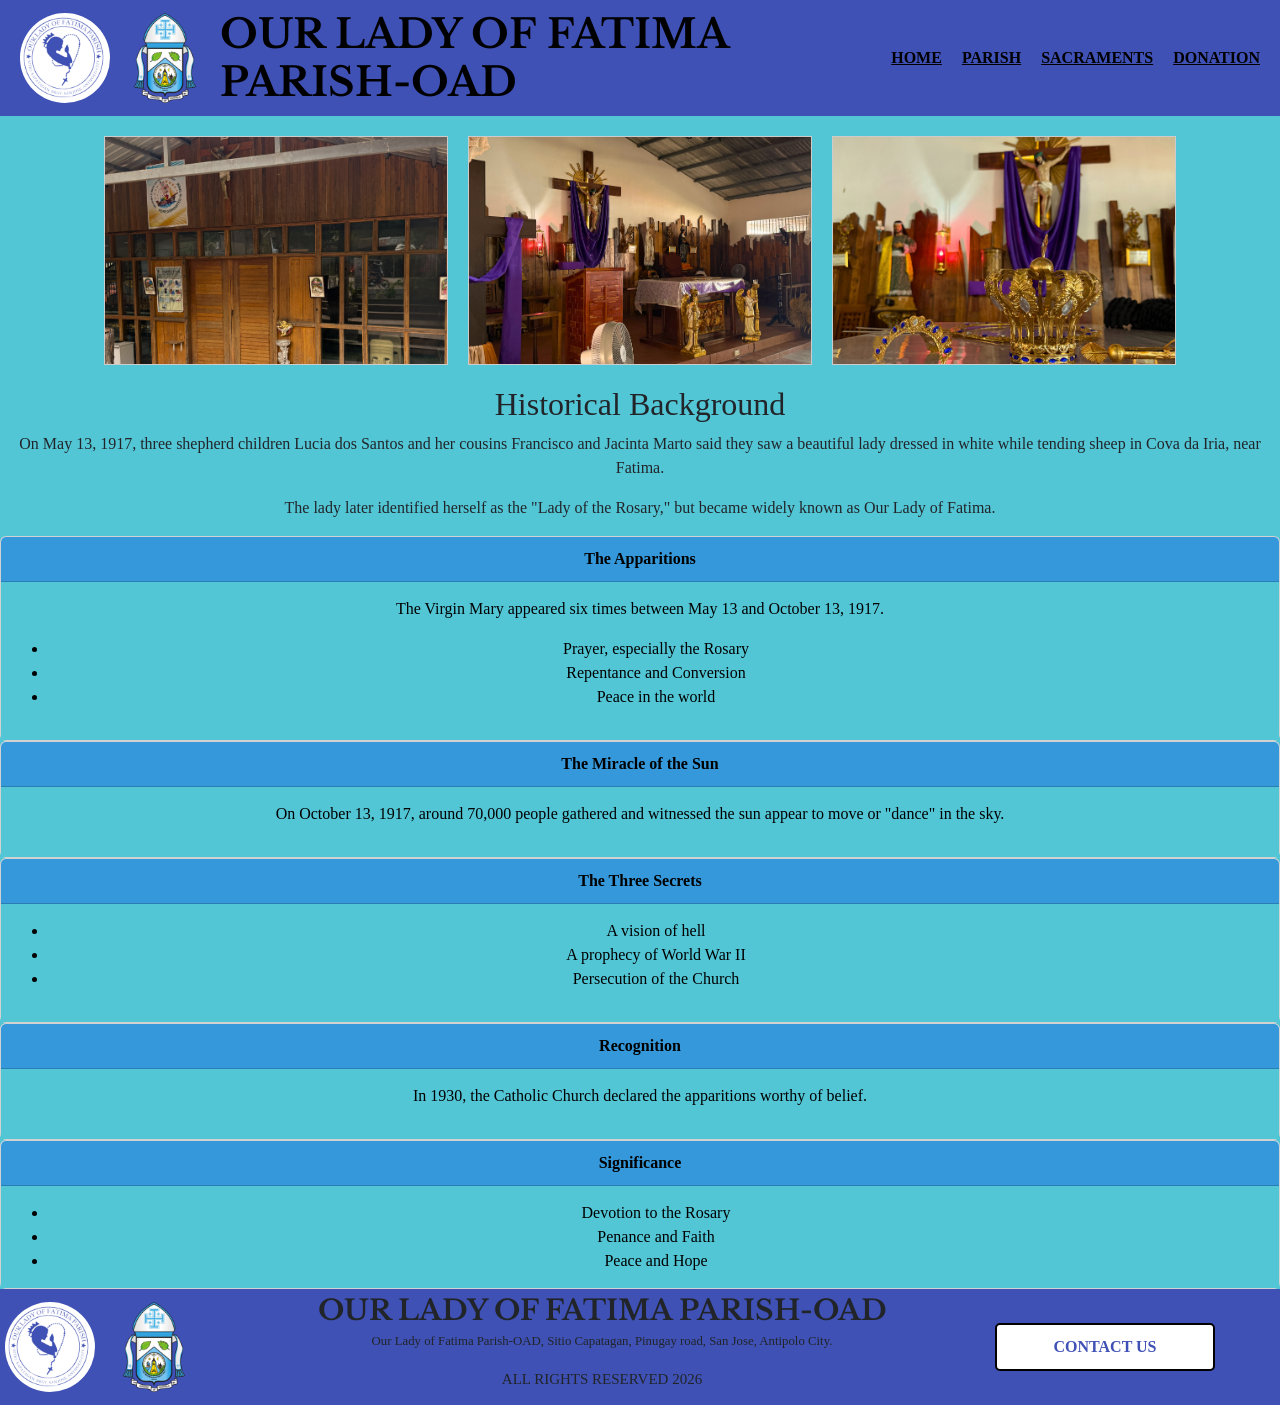
<file: WebDev-OLFP/faith.html>
<!DOCTYPE html>
<html lang="en">
<head>
    <meta charset="UTF-8">
    <meta name="viewport" content="width=device-width, initial-scale=1.0">
    <link rel="stylesheet" href="https://cdn.jsdelivr.net/npm/bootstrap@5.3.0/dist/css/bootstrap.min.css">
    <link rel="stylesheet" href="faithStyle.css">
    <link rel="preconnect" href="https://fonts.googleapis.com">
    <link rel="preconnect" href="https://fonts.gstatic.com" crossorigin>
    <link href="https://fonts.googleapis.com/css2?family=Libre+Baskerville:ital,wght@0,400..700;1,400..700&display=swap" rel="stylesheet">
    
    <title>Our Lady of Fatima Parish-OAD - Faith Background</title>
</head>
<body>

    <header class="site-header">
    <div class="logo-section">
      <img src="./images/OLFP with bg.png" alt="Our Lady of Fatima Parish-OAD Logo">
      <img src="./images/DOF no BG.png" alt="Diocese of Antipolo Logo">
      <h1>OUR LADY OF FATIMA PARISH-OAD</h1>
    </div>
    <nav class="nav-links">
      <ul>
        <li><a href="./home.html">HOME</a></li>
        <li><div class="parish-info">
 <span id="parish-toggle">PARISH</span>
        <nav id="parish-nav" class="hidden">
          <ul>
            <li><a href="./history.html">Parish History </a></li>
            <li><a href="./faith.html">Faith Background</a></li>
            <li><a href="./clergy.html">Clergy</a></li>
          </ul>
</div></li>
        <li><a href="./services.html">SACRAMENTS</a></li>
        <li><a href="./donation.html">DONATION</a></li>
      </ul>
    </nav>
  </header>

    <main class="content">
    <section class="gallery">
        <div class="gallery-item"><img src="./images/1.png" alt="Parish Front Facade"></div>
        <div class="gallery-item"><img src="./images/2.png" alt="Parish Altar"></div>
        <div class="gallery-item"><img src="./images/4.png" alt="Parish Altar"></div>
    </section>

    <section class="history-section">
        <h2>Historical Background</h2>
        <p>On May 13, 1917, three shepherd children Lucia dos Santos and her cousins Francisco and Jacinta Marto said they saw a beautiful lady dressed in white while tending sheep in Cova da Iria, near Fatima.</p>
        <p>The lady later identified herself as the "Lady of the Rosary," but became widely known as Our Lady of Fatima.</p>
    </section>

    <section class="content-grid">
        <div class="card">
            <div class="card-header">The Apparitions</div>
            <div class="card-body">
                <p>The Virgin Mary appeared six times between May 13 and October 13, 1917.</p>
                <ul>
                    <li>Prayer, especially the Rosary</li>
                    <li>Repentance and Conversion</li>
                    <li>Peace in the world</li>
                </ul>
            </div>
        </div>

        <div class="card">
            <div class="card-header">The Miracle of the Sun</div>
            <div class="card-body">
                <p>On October 13, 1917, around 70,000 people gathered and witnessed the sun appear to move or "dance" in the sky.</p>
            </div>
        </div>

        <div class="card">
            <div class="card-header">The Three Secrets</div>
            <div class="card-body">
                <ul>
                    <li>A vision of hell</li>
                    <li>A prophecy of World War II</li>
                    <li>Persecution of the Church</li>
                </ul>
            </div>
        </div>

        <div class="card">
            <div class="card-header">Recognition</div>
            <div class="card-body">
                <p>In 1930, the Catholic Church declared the apparitions worthy of belief.</p>
            </div>
        </div>
    </section>

    <section class="card significance">
        <div class="card-header">Significance</div>
        <div class="card-body">
            <ul class="mb-0">
                <li>Devotion to the Rosary</li>
                <li>Penance and Faith</li>
                <li>Peace and Hope</li>
            </ul>
        </div>
    </section>
  </main>

  <footer>
    <div class="footer-content">
      <div class="logos">
        <img src="./images/OLFP with bg.png" alt="Our Lady of Fatima Parish-OAD Logo">
        <img src="./images/DOF no BG.png" alt="Diocese of Antipolo Logo">
      </div>
      <div class="parish-name">
        <h3>OUR LADY OF FATIMA PARISH-OAD</h3>
        <p class="small-text">
          Our Lady of Fatima Parish-OAD, Sitio Capatagan, Pinugay road, San Jose, Antipolo City.
        </p>
        <p class="rights">ALL RIGHTS RESERVED 2026</p>
      </div>
      <div class="contact">
        <button id="contact-btn">CONTACT US</button>
        <nav id="contact-nav" class="hidden">
          <ul>
            <li><a href="mailto:ourladyoffatimaparish.oad@gmail.com" style="font-size: smaller;">Email: ourladyoffatimaparish.oad@gmail.com </a></li>
            <li><a href="https://www.facebook.com/OurLadyOfFatimaParishOAD" target="_blank">Facebook</a></li>
            <li><a href="tel:287248634">Phone Number:287248634 </a></li>
          </ul>
        </nav>
      </div>
    </div>
    
  </footer>

  <script>
    const contactBtn = document.getElementById('contact-btn');
    const contactNav = document.getElementById('contact-nav');

    contactBtn.addEventListener('click', () => {
      contactNav.classList.toggle('hidden');
    });

    const parishToggle = document.getElementById('parish-toggle');
    const parishNav = document.getElementById('parish-nav');

    parishToggle.addEventListener('click', () => {
    parishNav.classList.toggle('hidden');
    });
  </script>

</body>
</html>
</file>
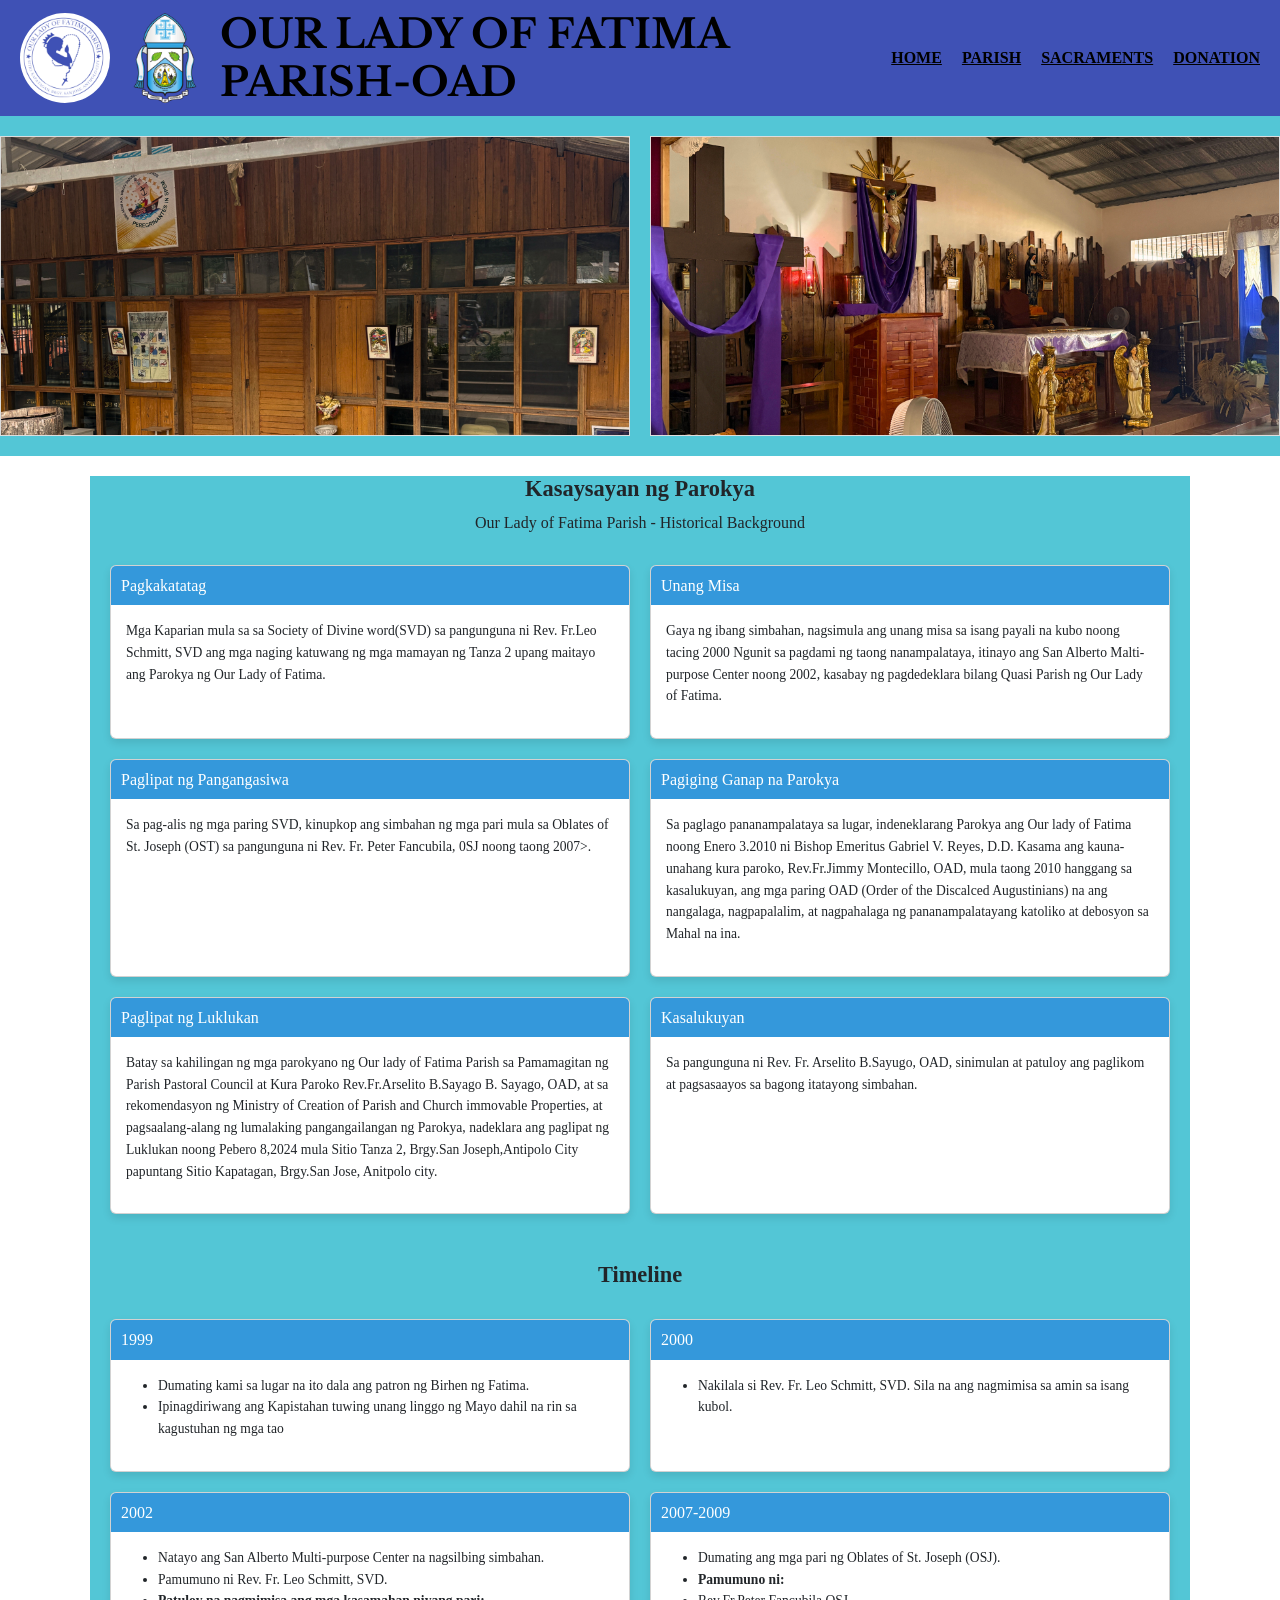
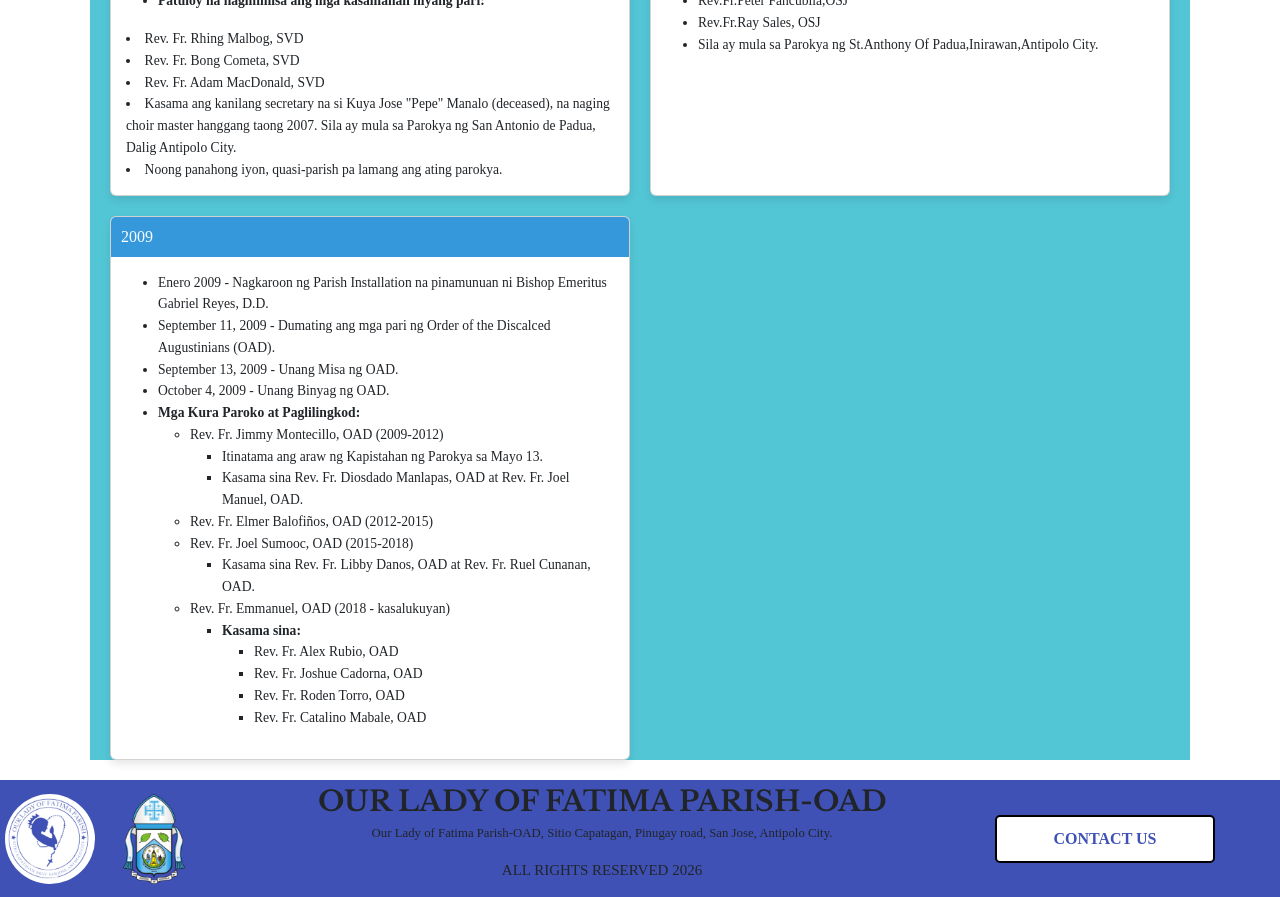
<file: WebDev-OLFP/history.html>
<!DOCTYPE html>
<html lang="en">
<head>
    <meta charset="UTF-8">
    <meta name="viewport" content="width=device-width, initial-scale=1.0">
    <link rel="stylesheet" href="https://cdn.jsdelivr.net/npm/bootstrap@5.3.0/dist/css/bootstrap.min.css">
    <link rel="stylesheet" href="historyStyle.css">
    <link rel="preconnect" href="https://fonts.googleapis.com">
    <link rel="preconnect" href="https://fonts.gstatic.com" crossorigin>
    <link href="https://fonts.googleapis.com/css2?family=Libre+Baskerville:ital,wght@0,400..700;1,400..700&display=swap" rel="stylesheet">
     
    <title>Our Lady of Fatima Parish-OAD - History Page</title>
</head>
<body>
    <header class="site-header">
    <div class="logo-section">
        <img src="./images/OLFP with bg.png" alt="Our Lady of Fatima Parish-OAD Logo">
        <img src="./images/DOF no BG.png" alt="Diocese of Antipolo Logo">
        <h1>OUR LADY OF FATIMA PARISH-OAD</h1>
    </div>
    <nav class="nav-links">
      <ul>
        <li><a href="./home.html">HOME</a></li>
        <li><div class="parish-info">
 <span id="parish-toggle">PARISH</span>
        <nav id="parish-nav" class="hidden">
          <ul>
            <li><a href="./history.html">Parish History </a></li>
            <li><a href="./faith.html">Faith Background</a></li>
            <li><a href="./clergy.html">Clergy</a></li>
          </ul>
</div></li>
        <li><a href="./services.html">SACRAMENTS</a></li>
        <li><a href="./donation.html">DONATION</a></li>
      </ul>
    </nav>
  </header>

  <div class="image-banner">
    <img src="./images/1.png" alt="Picture of the Church Front Facade">
    <img src="./images/2.png" alt="Picture of the Church Altar">

</div>

  <main class="main-container">

    <div class="section-title">
        <h2>Kasaysayan ng Parokya</h2>
        <p>Our Lady of Fatima Parish - Historical Background</p>
    </div>

    <div class="services-grid">

        <div class="card">
            <h3>Pagkakatatag</h3>
            <div class="card-body">
                    <p>Mga Kaparian mula sa sa Society of Divine word(SVD) sa pangunguna ni Rev. Fr.Leo Schmitt, 
                      SVD ang mga naging katuwang ng mga mamayan ng Tanza 2 upang maitayo ang Parokya ng Our Lady of Fatima.
                    </p>            
            </div>
        </div>

        <div class="card">
            <h3>Unang Misa</h3>
            <div class="card-body">
                <p>Gaya ng ibang simbahan, nagsimula ang unang misa sa isang payali na kubo noong tacing 2000 Ngunit sa pagdami ng taong nanampalataya, itinayo ang San Alberto Malti-purpose Center noong 2002, kasabay ng pagdedeklara bilang Quasi Parish ng 
                        Our Lady of Fatima.</p>
            </div>
        </div>

        <div class="card">
            <h3>Paglipat ng Pangangasiwa</h3>
            <div class="card-body">
                <p>Sa pag-alis ng mga paring SVD, kinupkop ang simbahan ng mga pari mula sa Oblates of St. Joseph (OST) sa pangunguna ni Rev. Fr. Peter Fancubila, 0SJ noong taong 2007>.</p>
            </div>
        </div>

        <div class="card">
            <h3>Pagiging Ganap na Parokya</h3>
            <div class="card-body">
                <p>Sa paglago pananampalataya sa lugar, indeneklarang Parokya ang Our lady of Fatima noong Enero 3.2010 ni Bishop Emeritus Gabriel V. Reyes, D.D. Kasama ang kauna-unahang kura paroko, Rev.Fr.Jimmy Montecillo, OAD, mula taong 2010 hanggang sa kasalukuyan, ang mga paring OAD
                    (Order of the Discalced Augustinians) na ang nangalaga, nagpapalalim, at nagpahalaga ng pananampalatayang katoliko at debosyon sa Mahal na ina. </p>
            </div>
        </div>

        <div class="card">
            <h3>Paglipat ng Luklukan</h3>
            <div class="card-body">
                <p>Batay sa kahilingan ng mga parokyano ng Our lady of Fatima Parish sa Pamamagitan ng Parish Pastoral Council at Kura Paroko Rev.Fr.Arselito B.Sayago B. Sayago, OAD, at sa rekomendasyon ng Ministry of Creation of Parish and Church immovable Properties, at pagsaalang-alang ng lumalaking pangangailangan ng Parokya, nadeklara ang paglipat ng Luklukan noong Pebero 8,2024 mula Sitio Tanza 2, Brgy.San Joseph,Antipolo City papuntang Sitio Kapatagan, Brgy.San Jose, 
                    Anitpolo city.
                </p>
            </div>
        </div>

        <div class="card">
            <h3>Kasalukuyan</h3>
            <div class="card-body">
                <p>Sa pangunguna ni Rev. Fr. Arselito B.Sayugo, OAD, sinimulan at patuloy ang paglikom at pagsasaayos sa bagong itatayong simbahan.</p>
            </div>
        </div>

    </div>

    <div class="section-title mt-5">
        <h2>Timeline</h2>
    </div>

    <div class="services-grid">

        <div class="card">
            <h3>1999</h3>
            <div class="card-body">
                <ul>
                    <li>Dumating kami sa lugar na ito dala ang patron ng Birhen ng Fatima.</li>
                    <li>Ipinagdiriwang ang Kapistahan tuwing unang linggo ng Mayo dahil na rin sa kagustuhan ng mga tao</li>
                </ul>
            </div>
        </div>

        <div class="card">
            <h3>2000</h3>
            <div class="card-body">
                <ul>
                    <li>Nakilala si Rev. Fr. Leo Schmitt, SVD. Sila na ang nagmimisa sa amin sa isang kubol.</li>
                </ul>
            </div>
        </div>

        <div class="card">
            <h3>2002</h3>
            <div class="card-body">
                <ul>
                        <li>Natayo ang San Alberto Multi-purpose Center na nagsilbing simbahan.</li>
                        <li>Pamumuno ni Rev. Fr. Leo Schmitt, SVD.</li>
                        <li><strong>Patuloy na nagmimisa ang mga kasamahan niyang pari:
                </ul></strong>
                        <li>Rev. Fr. Rhing Malbog, SVD</li>
                        <li>Rev. Fr. Bong Cometa, SVD</li>
                        <li>Rev. Fr. Adam MacDonald, SVD</li>
                         <li>Kasama ang kanilang secretary na si Kuya Jose "Pepe" Manalo (deceased), na naging choir master hanggang taong 2007. Sila ay mula sa Parokya ng San Antonio de Padua, Dalig Antipolo City.</li>
                        <li>Noong panahong iyon, quasi-parish pa lamang ang ating parokya.</li>
                    </ul>
                  </li>
                </ul>
            </div>
        </div>

        <div class="card">
            <h3>2007-2009</h3>
            <div class="card-body">
            <ul>
                    <li>Dumating ang mga pari ng Oblates of St. Joseph (OSJ).</li>
                    <li><strong>Pamumuno ni:</strong></li>
                      <li>Rev.Fr.Peter Fancubila,OSJ</li>
                      <li>Rev.Fr.Ray Sales, OSJ</li>
                   <li>Sila ay mula sa Parokya ng St.Anthony Of Padua,Inirawan,Antipolo City.</li>
                </ul>
            </div>
        </div>
        
        <div class="card">
            <h3>2009</h3>
            <div class="card-body">
            <ul>
                       <li>Enero 2009 - Nagkaroon ng Parish Installation na pinamunuan ni Bishop Emeritus Gabriel Reyes, D.D.</li>
                       <li>September 11, 2009 - Dumating ang mga pari ng Order of the Discalced Augustinians (OAD).</li>
                       <li>September 13, 2009 - Unang Misa ng OAD.</li>
                       <li>October 4, 2009  - Unang Binyag ng OAD.</li>
                       <li><strong>Mga Kura Paroko at Paglilingkod:</strong>
             <ul>
                    <li>Rev. Fr. Jimmy Montecillo, OAD (2009-2012)
                        <ul>
                            <li>Itinatama ang araw ng Kapistahan ng Parokya sa Mayo 13.</li>
                            <li>Kasama sina Rev. Fr. Diosdado Manlapas, OAD at Rev. Fr. Joel Manuel, OAD.</li>
                        </ul>
                    </li>
                            <li>Rev. Fr. Elmer Balofiños, OAD (2012-2015)</li>
                            <li>Rev. Fr. Joel Sumooc, OAD (2015-2018)
                        <ul>
                            <li>Kasama sina Rev. Fr. Libby Danos, OAD at Rev. Fr. Ruel Cunanan, OAD.</li>
                        </ul>
                    </li>
                            <li>Rev. Fr. Emmanuel, OAD (2018 - kasalukuyan)
                        <ul>
                            <li><strong>Kasama sina:</strong>
                                <ul>
                                    <li>Rev. Fr. Alex Rubio, OAD</li>
                                    <li>Rev. Fr. Joshue Cadorna, OAD</li>
                                    <li>Rev. Fr. Roden Torro, OAD</li>
                                    <li>Rev. Fr. Catalino Mabale, OAD</li>
        
            </div>
        </div>
    </div>

</main>

  <footer>
    <div class="footer-content">
      <div class="logos">
        <img src="./images/OLFP with bg.png" alt="Our Lady of Fatima Parish-OAD Logo">
        <img src="./images/DOF no BG.png" alt="Diocese of Antipolo Logo">
      </div>
      <div class="parish-name">
        <h3>OUR LADY OF FATIMA PARISH-OAD</h3>
        <p class="small-text">
          Our Lady of Fatima Parish-OAD, Sitio Capatagan, Pinugay road, San Jose, Antipolo City.
        </p>
        <p class="rights">ALL RIGHTS RESERVED 2026</p>
      </div>
      <div class="contact">
        <button id="contact-btn">CONTACT US</button>
        <nav id="contact-nav" class="hidden">
          <ul>
            <li><a href="mailto:ourladyoffatimaparish.oad@gmail.com" style="font-size: smaller;">Email: ourladyoffatimaparish.oad@gmail.com </a></li>
            <li><a href="https://www.facebook.com/OurLadyOfFatimaParishOAD" target="_blank">Facebook</a></li>
            <li><a href="tel:287248634">Phone Number:287248634 </a></li>
          </ul>
        </nav>
      </div>
    </div>
    
  </footer>

  <script>
    const contactBtn = document.getElementById('contact-btn');
    const contactNav = document.getElementById('contact-nav');

    contactBtn.addEventListener('click', () => {
      contactNav.classList.toggle('hidden');
    });

    const parishToggle = document.getElementById('parish-toggle');
    const parishNav = document.getElementById('parish-nav');

    parishToggle.addEventListener('click', () => {
    parishNav.classList.toggle('hidden');
    });
  </script>
</body>
</html>
</file>
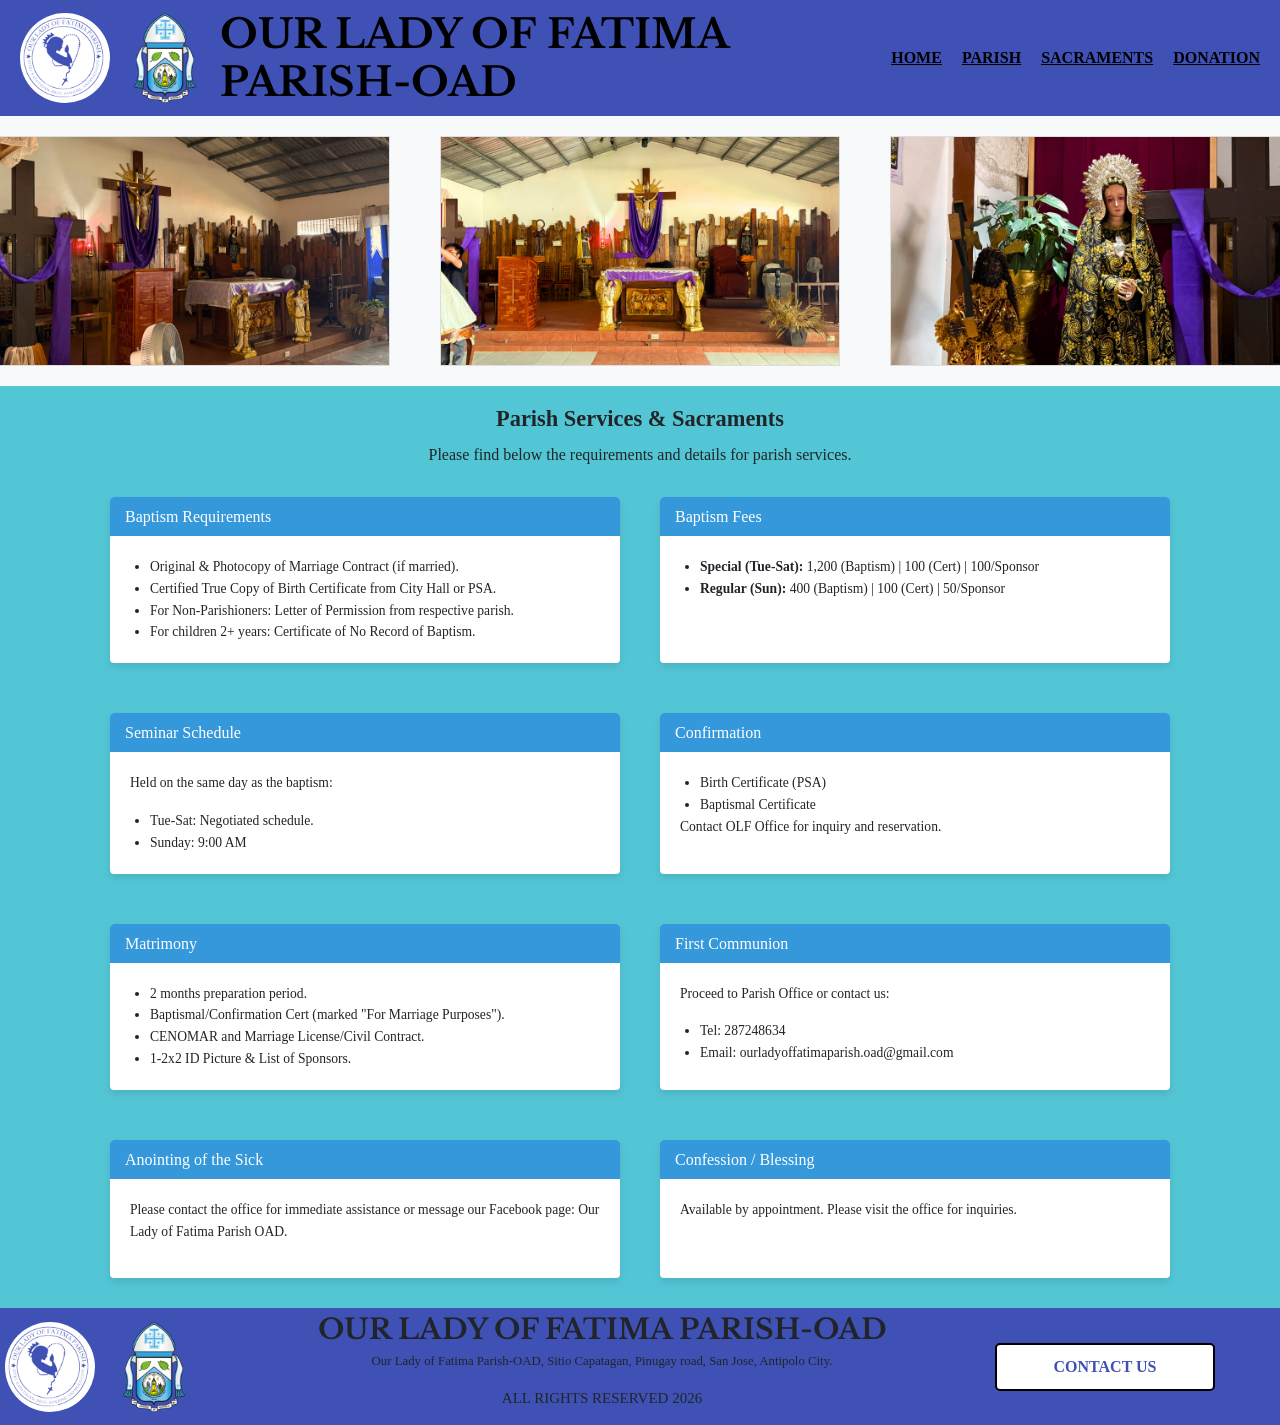
<file: WebDev-OLFP/services.html>
<!DOCTYPE html>
<html lang="en">
<head>
    <meta charset="UTF-8">
    <meta name="viewport" content="width=device-width, initial-scale=1.0">
    <link rel="stylesheet" href="https://cdn.jsdelivr.net/npm/bootstrap@5.3.0/dist/css/bootstrap.min.css">
    <link rel="preconnect" href="https://fonts.googleapis.com">
    <link rel="preconnect" href="https://fonts.gstatic.com" crossorigin>
    <link href="https://fonts.googleapis.com/css2?family=Libre+Baskerville:ital,wght@0,400..700;1,400..700&display=swap" rel="stylesheet">
  
    <title>Our Lady of Fatima Parish-OAD - Sacraments Page</title>
    <link rel ="stylesheet" href="servicesStyle.css">
</head>
<body>

   <header class="site-header">
    <div class="logo-section">
      <img src="./images/OLFP with bg.png" alt="Our Lady of Fatima Parish-OAD Logo">
      <img src="./images/DOF no BG.png" alt="Diocese of Antipolo Logo">
      <h1>OUR LADY OF FATIMA PARISH-OAD</h1>
    </div>
    <nav class="nav-links">
      <ul>
        <li><a href="./home.html">HOME</a></li>
        <li><div class="parish-info">
 <span id="parish-toggle">PARISH</span>
        <nav id="parish-nav" class="hidden">
          <ul>
            <li><a href="./history.html">Parish History </a></li>
            <li><a href="./faith.html">Faith Background</a></li>
            <li><a href="./clergy.html">Clergy</a></li>
          </ul>
</div></li>
        <li><a href="./services.html">SACRAMENTS</a></li>
        <li><a href="./donation.html">DONATION</a></li>
      </ul>
    </nav>
  </header>
 
  
  <div class="image-banner">
    <img src="./images/2.png" alt="Picture of the Church Altar">
    <img src="./images/5.png" alt="Picture of the Church Altar">
    <img src="./images/7.png" alt="Picture of the Blessed Virgin Mary beside the Black Nazarene">
  </div>

  <main class="main-container">
    <div class="section-title">
        <h2>Parish Services & Sacraments</h2>
        <p>Please find below the requirements and details for parish services.</p>
    </div>

    <div class="services-grid">
      
        <div class="card">
            <h3>Baptism Requirements</h3>
            <div class="card-body">
                <ul>
                    <li>Original & Photocopy of Marriage Contract (if married).</li>
                    <li>Certified True Copy of Birth Certificate from City Hall or PSA.</li>
                    <li>For Non-Parishioners: Letter of Permission from respective parish.</li>
                    <li>For children 2+ years: Certificate of No Record of Baptism.</li>
                </ul>
            </div>
        </div>

        
        <div class="card">
            <h3>Baptism Fees</h3>
            <div class="card-body">
                <ul>
                    <li><strong>Special (Tue-Sat):</strong> 1,200 (Baptism) | 100 (Cert) | 100/Sponsor</li>
                    <li><strong>Regular (Sun):</strong> 400 (Baptism) | 100 (Cert) | 50/Sponsor</li>
                </ul>
            </div>
        </div>

        <div class="card">
            <h3>Seminar Schedule</h3>
            <div class="card-body">
                <p>Held on the same day as the baptism:</p>
                <ul>
                    <li>Tue-Sat: Negotiated schedule.</li>
                    <li>Sunday: 9:00 AM</li>
                </ul>
            </div>
        </div>

       
        <div class="card">
            <h3>Confirmation</h3>
            <div class="card-body">
                <ul>
                    <li>Birth Certificate (PSA)</li>
                    <li>Baptismal Certificate</li>
                </ul>
                <p>Contact OLF Office for inquiry and reservation.</p>
            </div>
        </div>

        
        <div class="card">
            <h3>Matrimony</h3>
            <div class="card-body">
                <ul>
                    <li>2 months preparation period.</li>
                    <li>Baptismal/Confirmation Cert (marked "For Marriage Purposes").</li>
                    <li>CENOMAR and Marriage License/Civil Contract.</li>
                    <li>1-2x2 ID Picture & List of Sponsors.</li>
                </ul>
            </div>
        </div>

      
        <div class="card">
            <h3>First Communion</h3>
            <div class="card-body">
                <p>Proceed to Parish Office or contact us:</p>
                <ul>
                    <li>Tel: 287248634</li>
                    <li>Email: ourladyoffatimaparish.oad@gmail.com</li>
                </ul>
            </div>
        </div>

    
        <div class="card">
            <h3>Anointing of the Sick</h3>
            <div class="card-body">
                <p>Please contact the office for immediate assistance or message our Facebook page: Our Lady of Fatima Parish OAD.</p>
            </div>
        </div>

    
        <div class="card">
            <h3>Confession / Blessing</h3>
            <div class="card-body">
                <p>Available by appointment. Please visit the office for inquiries.</p>
            </div>
        </div>
    </div>
  </main>
  
 <footer>
    <div class="footer-content">
      <div class="logos">
        <img src="./images/OLFP with bg.png" alt="Our Lady of Fatima Parish-OAD Logo">
        <img src="./images/DOF no BG.png" alt="Diocese of Antipolo Logo">
      </div>
      <div class="parish-name">
        <h3>OUR LADY OF FATIMA PARISH-OAD</h3>
        <p class="small-text">
          Our Lady of Fatima Parish-OAD, Sitio Capatagan, Pinugay road, San Jose, Antipolo City.
        </p>
        <p class="rights">ALL RIGHTS RESERVED 2026</p>
      </div>
      <div class="contact">
        <button id="contact-btn">CONTACT US</button>
        <nav id="contact-nav" class="hidden">
          <ul>
            <li><a href="mailto:ourladyoffatimaparish.oad@gmail.com" style="font-size: smaller;">Email: ourladyoffatimaparish.oad@gmail.com </a></li>
            <li><a href="https://www.facebook.com/OurLadyOfFatimaParishOAD" target="_blank">Facebook</a></li>
            <li><a href="tel:287248634">Phone Number:287248634 </a></li>
          </ul>
        </nav>
      </div>
    </div>
    
  </footer>

  <script>
    const contactBtn = document.getElementById('contact-btn');
    const contactNav = document.getElementById('contact-nav');

    contactBtn.addEventListener('click', () => {
      contactNav.classList.toggle('hidden');
    });

    const parishToggle = document.getElementById('parish-toggle');
    const parishNav = document.getElementById('parish-nav');

    parishToggle.addEventListener('click', () => {
    parishNav.classList.toggle('hidden');
    });
  </script>

</body>
</html>
</file>
<file: homestyle.css>
@font-face {
  font-family: "Open Baskerville";
  src: url("./fonts/OpenBaskerville0053-Rd7W.otf ") format("opentype");
  font-weight: 400;
  font-style: normal;
}

body {
  margin: 0;
  font-family: "Baskerville", serif;
}

/*Header Header Header*/

.site-header {
  display: flex;
  position: fixed;
  top: 0;
  left: 0;
  width: 100%;
  z-index: 1000;
  justify-content: space-between;
  align-items: center;
  background-color: #3F51B5;
  color: black;
  padding: 10px 20px;
  
}

.logo-section {
  display: flex;
  align-items: center;
}

.logo-section img {
  height: 60px;
  width: 60px;
  margin-right: 10px;
  border-radius: 50%; 
  
}

hr {
  border: none;
  border-top: 10px solid rgba(0, 0, 0, 1);
  margin: 0px 0;
}

.nav-links ul {
  list-style: none;
  margin: 0;
  padding: 0;
  display: flex;
}

.nav-links li {
  margin-left: 20px;
}

.nav-links a {
  position: relative;
  text-decoration: underline;
  color: black;
  font-weight: bold;
}

.nav-links a::after {
  content: "";
  position: absolute;
  left: 0;
  bottom: -5px;
  width: 0%;
  height: 2px;
  background-color: rgb(255, 255, 255);
  transition: width 0.3s ease;
}

.nav-links a:hover {
  color: rgb(255, 255, 255);
}

.nav-links a:hover::after {
  width: 100%;
}

.parish-info {
  position: relative;
  display: inline-block;
}

#parish-toggle {
  position: relative;
  color: #000000;
  text-decoration: underline;  
  cursor: pointer;
  font-weight: bold;
  display: inline-block;           
  text-align: center;
}

#parish-toggle::after {
  content: "";
  position: absolute;
  left: 0;
  bottom: -5px;
  width: 0%;
  height: 2px;
  background-color: rgb(248, 248, 246);
  transition: width 0.3s ease;
}

#parish-toggle:hover {
  color: rgb(255, 255, 255) !important; 
}
#parish-toggle:hover::after {
  width: 100%;
}

#parish-nav {
  position: absolute;
  top: 100%;
  left: 0;
  background-color: #fff;
  color: #3F51B5;
  border-radius: 5px;
  padding: 0px;
  width: fit-content;
  z-index: 1000;
}

#parish-nav ul {
  display: block;
  list-style: none;
  margin: 0;
  padding: 0;
}

#parish-nav li:hover {
  display: block;
  border-radius: 5px;
  margin: 0px 0;
  background-color: #fff;
  text-align: center;
  border-left: #000000 solid 2px;
  border-right: #000000 solid 2px;
}

#parish-nav a {
  display: block;
  padding: 10px;
  color: #3F51B5;
  text-decoration: none;
}

#parish-nav {
  opacity: 0;
  visibility: hidden;
  transform: translateY(10px);
  transition: all 0.3s ease;
}

.parish-info:hover #parish-nav {
  opacity: 1;
  visibility: visible;
  transform: translateY(0);
}

#darkModeToggle {
  font-size: 24px;        
  padding: 10px 14px;     
  border: 1px solid #ccc;
  border-radius: 6px;
  background-color: white;
  cursor: pointer;
}
 /*Header Header Header*/

/* Content Content Content*/
/*greetings*/
* {
  margin: 0px;
  padding: 0;
  box-sizing: border-box;
}

.content {
  width: 100%;  
  max-width: 1600px;
  margin: 7px auto;     
  padding: 7px;
  display: block;
}

section {
  position: relative;
  width: 100%;
  margin-bottom: 40px; 
  clear: both;         
}

section img {
  width: 100%;
  height: auto;
}

.content img{
    width: 100%;
    height: auto;
}

body {
  background-image: linear-gradient(to top, rgb(190, 190, 190), rgb(255, 255, 255));
}

.content h1{
  font-family: "Libre Baskerville", sans-serif;
  font-weight: bold;
  font-size: 36px;
  text-align: center;
  padding: 20px 0;
}

.content p{
  font-family: "Libre Baskerville", sans-serif;
  font-weight: normal;
  font-size: 20px;
  text-align: center;
}

.welcome img {
  padding-top: 100px;
}

/*sched sched sched sched sched*/ 

.mass-schedule {
  position: relative;
  width: 100%;
  min-height: 500px;
  margin: 0px; 
  display: flex;
  flex-direction: column;
  align-items: center;
  justify-content: center;
  padding-top: 5px; 
  padding-bottom: 5px;
}

.background-img {
  width: 100%; 
  height: 100%; 
  object-fit: cover;
  display: block;
}

.schedule-box {
  position: absolute;
  background: rgb(63, 81, 181,0.8);  
  padding: 5px 20px 15px 20px; 
  border-radius: 8px;
  text-align: center;
  max-width: 600px;
  top: 50%;
  left: 50%;
  transform: translate(-50%, -50%);
}

.schedule-box h2 {
  color: white;
  margin-bottom: 15px; 
  font-size: 1.8rem;
  font-weight: bold;
}

.schedule-grid {
  display: grid;
  grid-template-columns: repeat(auto-fit, minmax(250px, 1fr));
  gap: 20px;  
}

.schedule-grid .day {
  flex: 1 1 200px; 
  background: #f9f9f9;
  padding: 15px;
  border-radius: 8px;
  text-align: center;
}

.day h3 {
  font-size: 30px;
  margin-bottom: 10px;
}

.day p {
  font-size: 24px;
  margin: 0;
}

.bg-img {
  width: 100%;
  height: auto;
}

/*MV MV MV MV MV MV MV MV MV MV MV MV MV MV MV MV MV MV*/

.vision-mission {
  position: relative;
  width: 100%;
  min-height: 500px;
  margin: 10px 0px;  
  display: flex;
  flex-direction: column;
  align-items: center;
  justify-content: center;
}

.box {
  display: grid;
  position: absolute;  
  flex: 1 1 200px; 
  grid-template-columns: repeat(auto-fit, minmax(250px, 1fr));
  background: rgba(255, 255, 255, 0.9); 
  gap: 0px;
  padding: 0px 15px 0px 15px;  
  border-radius: 8px;
  border-width: 10px;
  top: 50%;
  left: 50%;
  transform: translate(-50%, -50%);
}

.mvcontent h2 {
  margin-top: 0;
  text-align: center;
  font-weight: bold;
}

.mvcontent p {
  margin-top: 0;
  text-align: center;
} 

/*back to top*/
#backToTop {
  position: fixed;
  bottom: 20px;
  right: 20px;
  display: none;               
  background-color: #3498db;
  color: white;
  border: none;
  border-radius: 4px;
  padding: 10px 15px;
  cursor: pointer;
  font-size: 14px;
  box-shadow: 0 4px 6px rgba(0,0,0,0.2);
  transition: opacity 0.3s ease;
}

#backToTop:hover {
  background-color: #2980b9;
}

/* Content Content Content*/
/*FOOTER FOOTER FOOTER*/
footer {
  background: #3F51B5;
  text-align: center;
  padding: 5px;
  clear: both;
}

.footer-content {
  display: flex;
  justify-content: space-between;
  align-items: center;
  flex-wrap: wrap;
}

.logos {
  margin-left: 15px;
}

.logos img {
  height: 90px;
  width: 90px;
  border-radius: 50%;
  align-items: center;
}

.parish-name {
  margin-top: 10px;
  margin-right: 10px;
}

.parish-name h3 {
  margin: 0;
  font-weight: bold;
  font-family: "Libre Baskerville", serif;
}

.small-text {
  font-size: 0.8em;
  margin-top: 5px;
}

.contact {
  position: relative;
  display: inline-block;
}

#contact-btn {
  background-color: #fff;
  color: #3F51B5;
  border: 2px solid #000000;
  padding: 10px 20px;
  cursor: pointer;
  font-weight: bold;
  border-radius: 5px;
  margin-right: 10px;
  width: 220px;
}

#contact-nav {
  position: absolute;
  bottom: 110%;
  right: 0;
  background-color: white;
  border: 2px solid black;
  border-radius: 10px;
  padding: 10px;
  width: 260px;
  z-index: 9999;
  box-shadow: 0 8px 20px rgba(0,0,0,0.3);
}

#contact-nav ul {
  list-style: none;
  margin: 0;
  padding: 0;
}

#contact-nav li {
  padding: 10px;
  border-bottom: 1px solid #ccc;
}

#contact-nav li:last-child {
  border-bottom: none;
}

#contact-nav a {
  color: black;
  text-decoration: none;
  font-weight: bold;
  display: block;
  font-size: 14px;
  word-wrap: break-word;
}

#contact-nav li:hover {
  background-color: #f1f1f1;
  border-radius: 5px;
}

.nav-buttons li:hover {
  background-color: #3F51B5;
  color: #fff;
}

.hidden {
  display: none;
}

.rights {
  font-size: 15px;
  margin-bottom: 10px;
}

/*FOOTER FOOTER FOOTER*/

/*dark mode dark mode dark mode*/
body.dark-mode {
  background-color: #121212;
  background-image: none;
  color: #e0e0e0;
}

body.dark-mode h1,
body.dark-mode h2,
body.dark-mode h3,
body.dark-mode p,
body.dark-mode span,
body.dark-mode li,
body.dark-mode a {
  color: #e0e0e0;    
}

body.dark-mode header.site-header {
  background-color: #1f1f1f;
}

body.dark-mode .nav-links a {
  color: #e0e0e0 !important;
}

body.dark-mode .nav-links a:hover {
  color: #4da3ff !important;
}

body.dark-mode .nav-links a:hover::after {
  background-color: #4da3ff !important;  
  width: 100%;
}

body.dark-mode #parish-toggle {
  color: #ffffff;   
}

body.dark-mode #parish-toggle:hover {
  color: #4da3ff !important;  
}

body.dark-mode #parish-toggle:hover::after {
  background-color: #4da3ff !important;  
  width: 100%;
}

body.dark-mode #parish-nav a,
body.dark-mode #contact-nav a{
  color: #e0e0e0;
}

body.dark-mode #parish-nav a:hover {
  color: #ffffff;
}

body.dark-mode #parish-nav,
body.dark-mode #contact-nav {
  background-color: #1e1e1e;   
  border: 1px solid #333;     
  border-radius: 6px;
  padding: 5px;
}

/*header header header*/

body.dark-mode .content {
  background-color: #1e1e1e;    
  color: #e0e0e0;                        
}

body.dark-mode .welcome,
body.dark-mode .mass-schedule,
body.dark-mode .vision-mission,
body.dark-mode footer {
  background-color: #1e1e1e;
  color: #e0e0e0;
}

body.dark-mode .form-container{
  background-color: rgba(82, 82, 82, 0.8);
  color: #e0e0e0;
}

body.dark-mode .schedule-box h2,
body.dark-mode .schedule-box h3,
body.dark-mode .schedule-box p,
body.dark-mode .mvcontent h2,
body.dark-mode .mvcontent p {
  color: #ffffff;
}

body.dark-mode .day{
  background-color: rgba(255, 255, 255, 0.1); 
  border: 1px solid #ffffff33;
}

body.dark-mode .schedule-box,
body.dark-mode .box {
  background-color: rgba(30, 30, 30, 0.85);
}

body.dark-mode .bg-img,
body.dark-mode .background-img,
body.dark-mode .content img {
  filter: brightness(0.5);
}

body.dark-mode .btn,
body.dark-mode #contact-btn,
body.dark-mode #darkModeToggle {
  background-color: #3F51B5;
  color: #fff;
}

body.dark-mode .btn:hover,
body.dark-mode #contact-btn:hover {
  background-color: #303F9F;
}

body.dark-mode .error {
  color: #ff6b6b;
}

body, header, section, footer {
  transition: background-color 0.3s ease, color 0.3s ease;
}
/*dark mode dark mode dark mode dark mode*/

/*queries queries queries*/

@media (max-width: 768px) {
/*HEADER HEADER HEADER HEADER HEADER HEADER*/
.site-header {
  flex-direction: row;
  text-align: center;
  gap: 10px;
}

.site-header img {
  height: 50px;
  width: 50px;
}

.nav-links ul {
  flex-direction: row; 
  gap: 10px;
}

#darkModeToggle {
    font-size: 12px;      
    padding: 4px 6px;     
    border-radius: 4px;   
  }

/*CONTENT CONTENT CONTENT CONTENT CONTENT CONTENT CONTENT CONTENT*/
.content {
  padding: 15px;
}

h2 {
  font-size: 1.8rem;
  text-align: center;
}

p {
  font-size: 1rem;
  line-height: 1.5;
}
/*SCHED SCHED SCHED SCHED SCHED SCHED SCHED SCHED SCHED SCHED*/
.schedule-grid {
  flex-direction: column;
  align-items: center;
}

.schedule-box.box {
  position: relative;
  width: 90%;
  margin: 0 auto;
}
/*MV MV MV MV MV MV MV MV MV MV MV MV MV MV MV */
.mvcontent {
  width: 100%;
  margin-bottom: 20px;
}

/*FOOTER FOOTER FOOTER FOOTER FOOTER FOOTER FOOTER FOOTER*/
.footer-content {
  flex-direction: column;  
  align-items: center;      
  text-align: center;       
}

.footer-content img {
  margin: 5px 0px;          
}

.contact { 
  margin-top: 10px;
}
   
.parish-name {
  margin-right: 0px;
}

.logos{
  margin-left: 0px;
}

#contact-btn {
  margin-right: 0px;
  margin-bottom: 10px;
}  
}

@media (max-width: 480px) {

  /*HEADER HEADER HEADER HEADER HEADER HEADER*/
  .site-header { 
    display: flex;
    justify-content: center;    
    align-items: center;      
    flex-direction: row; 
    flex-wrap: wrap;     
    padding: 7px 7px;
  }
  
  .logo-section img{
    height: 25px;
    width: 25px;
  }

   .nav-links ul {
    flex-direction: row; 
    flex-wrap: wrap;     
    justify-content: center; 
  }

  .nav-links li { 
    margin-left: 5px;
    font-size: 10px; 
    justify-content: space-evenly; 
  }

  /*WELCOME WELCOME WELCOME WELCOME WELCOME WELCOME WELCOME WELCOME*/
  .welcome h1{
    font-size: 20px;
    text-align: center;
    padding: 20px 0;
  }
 
  .welcome p{
    font-size: 15px;
    text-align: center;
  } 

  .content h2 {
    font-size: 1.8rem;
    text-align: center;
  } 

  /*SCHED SCHED SCHED SCHED SCHED SCHED SCHED SCHED SCHED SCHED*/
  .schedule-box h2 {
    font-size: 1.2rem;
    text-align: center;
  }

  .day h3 {
    font-size: 1rem;
  }

  .day p {
    font-size: 0.9rem;
  }

  /*MV MV MV MV MV MV MV MV MV MV */
  .mvcontent h2 {
    font-size: 1.1rem;
    text-align: center;
  }

  .mvcontent p {
    font-size: 0.9rem;
    text-align: justify;
  }

  .content img,
  .background-img,
  .bg-img {
    width: 100%;
    height: auto;
    display: block;
  }

  /*FORM FORM FORM FORM FORM FORM FORM FORM FORM*/
  .form-container {
    width: 100%;
    padding: 10px;
  }

  /*FOOTER FOOTER FOOTER FOOTER FOOTER FOOTER FOOTER FOOTER*/
  .footer-content{
    flex-direction: column; 
    flex-wrap: wrap;     
    padding: 10px; 
    place-items: center;
    }
    
  .footer-content h3 {
    font-size: 1rem;        
  }

  .footer-content p {
    font-size: 0.8rem;
  }

  .logos img {
    margin-right: 0px; 
    height: 60px;
    width: 60px;
  }
}

@media (min-width: 2000px) {
  body {
    font-size: 30px;              
    line-height: 1.8;            
  }
  /*HEADER HEADER HEADER HEADER HEADER HEADER*/
  .logo-section img{
    height: 120px;             
    width: 120px;
  }

   .nav-links ul {
    gap: 50px;                     
  }
 
  .nav-links ul {
    gap: 35px;                     
  }

  /*WELCOME WELCOME WELCOME WELCOME WELCOME WELCOME WELCOME WELCOME*/
  .welcome img {
    width: 100%;                 
    height: 100%;
    padding-top: 150px;
  }

  .welcome p{
    font-size: 30px;
  }

  /*SCHED SCHED SCHED SCHED SCHED SCHED SCHED SCHED SCHED SCHED*/
  .mass-schedule {
    min-height: 700px;            
    padding: 60px 40px;
  }

  .schedule-box {
    max-width: 1000px;           
    align-items: center;
    padding: 20px 40px;           
  }

  .day p{
    font-size: 40px;            
  }

   /*VM VM VM VM VM VM VM VM VM VM */
  .vision-mission {
    min-height: 700px;
    padding: 60px 40px;
  }

  .vision-mission p{
    font-size: 35px;
  }

  .box {
    max-width: 1200px;            
    font-size: 50px;
  }

  /*FOOTER FOOTER FOOTER FOOTER FOOTER FOOTER FOOTER FOOTER*/
  .footer-content {
    max-width: 1600px;             
    margin: 0 auto;
  }

  .logos img{
    height: 120px;             
    width: 120px;
  }

  .parish-name h3 {
    font-size: 40px;              
  }

  .small-text .rights {
    font-size: 30px;           
  }

  #contact-btn {
    padding: 20px 40px;            
    font-size: 30px;
    width: 300px;            
  }
}

/*contact form*//*contact form*//*contact form*//*contact form*//*contact form*//*contact form*//*contact form*//*contact form*/

.form{
position: relative;
  width: 100%;
  min-height: auto;
  margin: 40px 0px;  
  display: flex;
  flex-direction: column;
  align-items: center;
  justify-content: flex-start;
  padding: 20px;
}

.form-container {
  position: relative;        
  margin: 20px auto;        
  background: rgba(255, 255, 255, 0.80);
  padding: 20px;
  border-radius: 8px;
  text-align: center;
  max-width: 600px;
  width: 90%;
}

.form-bg {
  width: 100%;  
  height: 100%;  
  object-fit: cover;
  display: block;
}

.form-container h2 {
  text-align: center;
  margin-bottom: 20px;
  color: #3F51B5;
}
    
.form-group {
  margin-bottom: 15px;
}
    
.form-group label {
  display: block;
  margin-bottom: 5px;
  font-weight: bold;
}
    
.form-group input, .form-group textarea {
  width: 100%;
  padding: 10px;
  border: 1px solid #ccc;
  border-radius: 5px;
  font-size: 14px;
}
    
.form-group textarea {
  resize: vertical;
  min-height: 80px;
}
    
.btn {
  width: 100%;
  padding: 12px;
  background: #3F51B5;
  color: #fff;
  border: none;
  border-radius: 5px;
  font-size: 16px;
  cursor: pointer;
}
    
.btn:hover {
  background: #303F9F;
}
    
.error {
  color: red;
  font-size: 13px;
  margin-top: 5px;
}

/*contact form*/
</file>
<file: donationStyle.css>
@font-face {
  font-family: "Open Baskerville";
  src: url("./fonts/OpenBaskerville0053-Rd7W.otf ") format("opentype");
  font-weight: 400;
  font-style: normal;
}

body {
  margin: 0;
  font-family: "Baskerville", serif;
}

/*Header Header Header*/

.site-header {
  display: flex;
  position: fixed;
  top: 0;
  left: 0;
  width: 100%;
  z-index: 1000;
  justify-content: space-between;
  align-items: center;
  background-color: #3F51B5;
  color: black;
  padding: 10px 20px;
  
}

.logo-section {
  display: flex;
  align-items: center;
}

.logo-section img {
  height: 60px;
  width: 60px;
  margin-right: 10px;
  border-radius: 50%; 
  
}

hr {
  border: none;
  border-top: 10px solid rgba(0, 0, 0, 1);
  margin: 0px 0;
}

.nav-links ul {
  list-style: none;
  margin: 0;
  padding: 0;
  display: flex;
}

.nav-links li {
  margin-left: 20px;
}

.nav-links a {
  position: relative;
  text-decoration: underline;
  color: black;
  font-weight: bold;
}

.nav-links a::after {
  content: "";
  position: absolute;
  left: 0;
  bottom: -5px;
  width: 0%;
  height: 2px;
  background-color: rgb(255, 255, 255);
  transition: width 0.3s ease;
}

.nav-links a:hover {
  color: rgb(255, 255, 255);
}

.nav-links a:hover::after {
  width: 100%;
}

.parish-info {
  position: relative;
  display: inline-block;
}

#parish-toggle {
  position: relative;
  color: #000000;
  text-decoration: underline;  
  cursor: pointer;
  font-weight: bold;
  display: inline-block;           
  text-align: center;
}

#parish-toggle::after {
  content: "";
  position: absolute;
  left: 0;
  bottom: -5px;
  width: 0%;
  height: 2px;
  background-color: rgb(248, 248, 246);
  transition: width 0.3s ease;
}

#parish-toggle:hover {
  color: rgb(255, 255, 255) !important; 
}
#parish-toggle:hover::after {
  width: 100%;
}

#parish-nav {
  position: absolute;
  top: 100%;
  left: 0;
  background-color: #fff;
  color: #3F51B5;
  border-radius: 5px;
  padding: 0px;
  width: fit-content;
  z-index: 1000;
}

#parish-nav ul {
  display: block;
  list-style: none;
  margin: 0;
  padding: 0;
}

#parish-nav li:hover {
  display: block;
  border-radius: 5px;
  margin: 0px 0;
  background-color: #fff;
  text-align: center;
  border-left: #000000 solid 2px;
  border-right: #000000 solid 2px;
}

#parish-nav a {
  display: block;
  padding: 10px;
  color: #3F51B5;
  text-decoration: none;
}

#parish-nav {
  opacity: 0;
  visibility: hidden;
  transform: translateY(10px);
  transition: all 0.3s ease;
}

.parish-info:hover #parish-nav {
  opacity: 1;
  visibility: visible;
  transform: translateY(0);
}

#darkModeToggle {
  font-size: 24px;        
  padding: 10px 14px;     
  border: 1px solid #ccc;
  border-radius: 6px;
  background-color: white;
  cursor: pointer;
}
 /*Header Header Header*/


/*content content content*/
body {
  margin: 0;
  font-family: "Baskerville", serif;
  background-image: linear-gradient(to top, rgb(190, 190, 190), rgb(255, 255, 255)); 
}

.section-title {
  display: flex;
  flex-wrap: wrap;
  justify-content: center; 
  gap: 1rem; 
  text-align: center;
  padding-top: 100px;
}

.section-title h2 {
  flex-basis: 100%; 
  font-weight: bold;
  font-size: 40px;
}

.section-title h3{
  flex-basis: 100%; 
  font-weight: bold;
  font-size: 30px;
}

.section-title p {
  flex: 1; 
  min-width: 250px; 
  margin: 0;
  font-size: 25px;
}

.message {
  text-align: center;         
  padding: 10px;              
  font-size: 25px;            
  line-height: 1.5;           
  white-space: normal;
}

.main-container {
  max-width: 1100px;
  margin: 20px auto;
  padding: 0 20px;
  text-align: center;
}
        
.gallery {
  display: grid;
  grid-template-columns: repeat(auto-fit, minmax(250px, 1fr));
  gap: 15px;
  padding: 20px;
}

.tile img {
  width: 100%;
  height: auto;         
  display: block;
  border-radius: 8px;    
  object-fit: cover;   
}

/*back to top*/
#backToTop {
  position: fixed;
  bottom: 20px;
  right: 20px;
  display: none;               
  background-color: #3498db;
  color: white;
  border: none;
  border-radius: 4px;
  padding: 10px 15px;
  cursor: pointer;
  font-size: 14px;
  box-shadow: 0 4px 6px rgba(0,0,0,0.2);
  transition: opacity 0.3s ease;
}

#backToTop:hover {
  background-color: #2980b9;
}

/*FOOTER FOOTER FOOTER*/
footer {
  background: #3F51B5;
  text-align: center;
  padding: 5px;
  clear: both;
}

.footer-content {
  display: flex;
  justify-content: space-between;
  align-items: center;
  flex-wrap: wrap;
}

.logos {
  margin-left: 15px;
}

.logos img {
  height: 90px;
  width: 90px;
  border-radius: 50%;
  align-items: center;
}

.parish-name {
  margin-top: 10px;
  margin-right: 10px;
}

.parish-name h3 {
  margin: 0;
  font-weight: bold;
  font-family: "Libre Baskerville", serif;
}

.small-text {
  font-size: 0.8em;
  margin-top: 5px;
}

.contact {
  position: relative;
  display: inline-block;
}

#contact-btn {
  background-color: #fff;
  color: #3F51B5;
  border: 2px solid #000000;
  padding: 10px 20px;
  cursor: pointer;
  font-weight: bold;
  border-radius: 5px;
  margin-right: 10px;
  width: 220px;
}

#contact-nav {
  position: absolute;
  bottom: 110%;
  right: 0;
  background-color: white;
  border: 2px solid black;
  border-radius: 10px;
  padding: 10px;
  width: 260px;
  z-index: 9999;
  box-shadow: 0 8px 20px rgba(0,0,0,0.3);
}

#contact-nav ul {
  list-style: none;
  margin: 0;
  padding: 0;
}

#contact-nav li {
  padding: 10px;
  border-bottom: 1px solid #ccc;
}

#contact-nav li:last-child {
  border-bottom: none;
}

#contact-nav a {
  color: black;
  text-decoration: none;
  font-weight: bold;
  display: block;
  font-size: 14px;
  word-wrap: break-word;
}

#contact-nav li:hover {
  background-color: #f1f1f1;
  border-radius: 5px;
}

.nav-buttons li:hover {
  background-color: #3F51B5;
  color: #fff;
}

.hidden {
  display: none;
}

.rights {
  font-size: 15px;
  margin-bottom: 10px;
}

/*FOOTER FOOTER FOOTER*/
/*dark mode dark mode dark mode*/

body.dark-mode {
  background-color: #121212;
  background-image: none;
  color: #e0e0e0;
}

body.dark-mode h1,
body.dark-mode h2,
body.dark-mode h3,
body.dark-mode p,
body.dark-mode span,
body.dark-mode li,
body.dark-mode a {
  color: #e0e0e0;    
}

body.dark-mode header.site-header {
  background-color: #1f1f1f;
}

body.dark-mode .nav-links a {
  color: #e0e0e0 !important;
}

body.dark-mode .nav-links a:hover {
  color: #4da3ff !important;
}

body.dark-mode .nav-links a:hover::after {
  background-color: #4da3ff !important;  
  width: 100%;
}

body.dark-mode #parish-toggle {
  color: #ffffff;   
}

body.dark-mode #parish-toggle:hover {
  color: #4da3ff !important;  
}

body.dark-mode #parish-toggle:hover::after {
  background-color: #4da3ff !important;  
  width: 100%;
}

body.dark-mode #parish-nav a,
body.dark-mode #contact-nav a {
  color: #e0e0e0 !important; 
}

body.dark-mode #parish-nav a:hover {
  color: #ffffff;
}

body.dark-mode #parish-nav,
body.dark-mode #contact-nav {
  background-color: #1e1e1e;   
  border: 1px solid #333;     
  border-radius: 6px;
  padding: 5px;
}

/*header header header*/
/*content content content*/

body.dark-mode .main-container {
  background-color: #1e1e1e;    
  color: #e0e0e0;                        
}
 
body.dark-mode .section-title {
  background-color: rgba(255, 255, 255, 0.05);  
}
body.dark-mode .section-title h2,
body.dark-mode .section-title h3,
body.dark-mode .section-title p {
  color: #ffffff !important;
}

body.dark-mode .message {
  background-color: rgba(255, 255, 255, 0.1);
  color: #ffffff;
  border-radius: 8px;
  text-shadow: 1px 1px 3px rgba(0,0,0,0.7);
}

body.dark-mode .gallery .tile img {
  filter: brightness(0.7); 
  border: 2px solid #444;
}

body.dark-mode .btn,
body.dark-mode #contact-btn,
body.dark-mode #darkModeToggle {
  background-color: #3F51B5;
  color: #fff;
}
body.dark-mode .btn:hover,
body.dark-mode #contact-btn:hover {
  background-color: #303F9F;
}

body.dark-mode footer {
  background-color: #1f1f1f;
}
body.dark-mode footer h3,
body.dark-mode footer p,
body.dark-mode footer a {
  color: #e0e0e0;
}

body, header, section, footer, img {
  transition: background-color 0.3s ease, color 0.3s ease, filter 0.3s ease;
}
/*dark mode dark mode dark mode*/
/*queries queries queries*/

@media (max-width: 768px) {
/*HEADER HEADER HEADER HEADER HEADER HEADER*/
.site-header {
  flex-direction: row;
  text-align: center;
  gap: 10px;
}

.site-header img {
  height: 50px;
  width: 50px;
}

.nav-links ul {
  flex-direction: row; 
  gap: 10px;
}

#darkModeToggle {
    font-size: 12px;      
    padding: 4px 6px;     
    border-radius: 4px;   
  }
/*CONTENT CONTENT CONTENT*/
    .main-container {
        padding: 0 10px;
    }

    .section-title h3 {
  flex-basis: 100%; 
  font-weight: bold;
  font-size: 25px;
}
    .gallery {
    gap: 10px;
    }

/*FOOTER FOOTER FOOTER FOOTER FOOTER FOOTER FOOTER FOOTER*/
.footer-content {
  flex-direction: column;  
  align-items: center;      
  text-align: center;       
}

.footer-content img {
  margin: 5px 0px;          
}

.contact { 
  margin-top: 10px;
}
   
.parish-name {
  margin-right: 0px;
}

.logos{
  margin-left: 0px;
}

#contact-btn {
  margin-right: 0px;
  margin-bottom: 10px;
}  
}


@media (max-width: 480px) {
/*HEADER HEADER HEADER HEADER HEADER HEADER*/
  .site-header { 
    display: flex;
    justify-content: center;    
    align-items: center;      
    flex-direction: row; 
    flex-wrap: wrap;     
    padding: 7px 7px;
  }
  
  .logo-section img{
    height: 25px;
    width: 25px;
  }

   .nav-links ul {
    flex-direction: row; 
    flex-wrap: wrap;     
    justify-content: center; 
  }

  .nav-links li { 
    margin-left: 5px;
    font-size: 10px; 
    justify-content: space-evenly; 
  }

/*CONTENT CONTENT CONTENT*/

.section-title h2{
  flex-basis: 100%; 
  font-weight: bold;
  font-size: 20px;
}

.section-title h3{
  flex-basis: 100%; 
  font-weight: bold;
  font-size: 17px;
}

.section-title p {
  flex: 1; 
  min-width: 250px; 
  margin: 0;
  font-size: 15px;
}


  .message {
    font-size: 15px;        
    text-align: center;      
    padding: 8px;            
    line-height: 1.4;       
    white-space: normal;     
  }
    .gallery {
    grid-template-columns: 1fr;  
    }

/*FOOTER FOOTER FOOTER FOOTER FOOTER FOOTER FOOTER FOOTER*/
  .footer-content{
    flex-direction: column; 
    flex-wrap: wrap;     
    padding: 10px; 
    place-items: center;
    }
    
  .footer-content h3 {
    font-size: 1rem;        
  }

  .footer-content p {
    font-size: 0.8rem;
  }

  .logos img {
    margin-right: 0px; 
    height: 60px;
    width: 60px;
  }
}


@media (min-width: 2000px) {
body {
    font-size: 30px;              
    line-height: 1.8;            
  }
  /*HEADER HEADER HEADER HEADER HEADER HEADER*/
  .logo-section img{
    height: 120px;             
    width: 120px;
  }

   .nav-links ul {
    gap: 50px;                     
  }
 
  .nav-links ul {
    gap: 35px;                     
  }

  /*content content content*/

  .main-container {
    min-width: 2010px;
    margin: 0 auto;    
    padding: 20px;    
  }

  .section-title {
    text-align: center;
    max-width: 1800px;  
    margin: 0 auto;
  }

  .section-title h2 {
    font-size: 45px;             
  }

  .section-title h3 {
    font-size: 40px;             
  }

  .section-title p {
    font-size: 35px;             
  }

  .message {
    font-size: 35px;
    line-height: 1.6;
    max-width: 1600px;
    margin: 40px auto;
    text-align: center;
  }

  .gallery {
    display: grid;
    grid-template-columns: repeat(3, 1fr);  
    gap: 20px;
    min-width: 2010px;
    justify-items: center;
  }

  .gallery .tile img {
    width: 100%;
    height: auto;
    border-radius: 8px;
  }

  /*footer footer footer*/
  .footer-content {
    max-width: 1600px;            
    margin: 0 auto;
  }

  .logos img{
    height: 120px;               
    width: 120px;
  }

  .parish-name h3 {
    font-size: 40px;               
  }

  .small-text .rights {
    font-size: 30px;               
  }

  #contact-btn {
    padding: 20px 40px;            
    font-size: 30px;
    width: 300px;             
  }
}
/*queries queries queries*/
</file>
<file: faithStyle.css>
@font-face {
  font-family: "Open Baskerville";
  src: url("./fonts/OpenBaskerville0053-Rd7W.otf ") format("opentype");
  font-weight: 400;
  font-style: normal;
}

body {
  margin: 0;
  font-family: "Baskerville", serif;
}

/*Header Header Header*/

.site-header {
  display: flex;
  position: fixed;
  top: 0;
  left: 0;
  width: 100%;
  z-index: 1000;
  justify-content: space-between;
  align-items: center;
  background-color: #3F51B5;
  color: black;
  padding: 10px 20px;
  
}

.logo-section {
  display: flex;
  align-items: center;
}

.logo-section img {
  height: 60px;
  width: 60px;
  margin-right: 10px;
  border-radius: 50%; 
  
}

hr {
  border: none;
  border-top: 10px solid rgba(0, 0, 0, 1);
  margin: 0px 0;
}

.nav-links ul {
  list-style: none;
  margin: 0;
  padding: 0;
  display: flex;
}

.nav-links li {
  margin-left: 20px;
}

.nav-links a {
  position: relative;
  text-decoration: underline;
  color: black;
  font-weight: bold;
}

.nav-links a::after {
  content: "";
  position: absolute;
  left: 0;
  bottom: -5px;
  width: 0%;
  height: 2px;
  background-color: rgb(255, 255, 255);
  transition: width 0.3s ease;
}

.nav-links a:hover {
  color: rgb(255, 255, 255);
}

.nav-links a:hover::after {
  width: 100%;
}

.parish-info {
  position: relative;
  display: inline-block;
}

#parish-toggle {
  position: relative;
  color: #000000;
  text-decoration: underline;  
  cursor: pointer;
  font-weight: bold;
  display: inline-block;           
  text-align: center;
}

#parish-toggle::after {
  content: "";
  position: absolute;
  left: 0;
  bottom: -5px;
  width: 0%;
  height: 2px;
  background-color: rgb(248, 248, 246);
  transition: width 0.3s ease;
}

#parish-toggle:hover {
  color: rgb(255, 255, 255) !important; 
}
#parish-toggle:hover::after {
  width: 100%;
}

#parish-nav {
  position: absolute;
  top: 100%;
  left: 0;
  background-color: #fff;
  color: #3F51B5;
  border-radius: 5px;
  padding: 0px;
  width: fit-content;
  z-index: 1000;
}

#parish-nav ul {
  display: block;
  list-style: none;
  margin: 0;
  padding: 0;
}

#parish-nav li:hover {
  display: block;
  border-radius: 5px;
  margin: 0px 0;
  background-color: #fff;
  text-align: center;
  border-left: #000000 solid 2px;
  border-right: #000000 solid 2px;
}

#parish-nav a {
  display: block;
  padding: 10px;
  color: #3F51B5;
  text-decoration: none;
}

#parish-nav {
  opacity: 0;
  visibility: hidden;
  transform: translateY(10px);
  transition: all 0.3s ease;
}

.parish-info:hover #parish-nav {
  opacity: 1;
  visibility: visible;
  transform: translateY(0);
}

#darkModeToggle {
  font-size: 24px;        
  padding: 10px 14px;     
  border: 1px solid #ccc;
  border-radius: 6px;
  background-color: white;
  cursor: pointer;
}
 /*Header Header Header*/


/*content content content*/
body {
  background-image: linear-gradient(to top, rgb(190, 190, 190), rgb(255, 255, 255));
  padding-top: 100px;
}

.content {
  text-align: center;
  margin: 0px 10px;
}

.gallery {
  display: flex;
  justify-content: center;
  gap: 20px;
  padding: 20px 5%;
  margin: 0 auto;
  margin-top: 20px;
  flex-wrap: wrap;
}

.card-header {
  background-color: #3498db;
  color: #000000;
  font-weight: bold;
  padding: 10px;
}

.card-body {
  background-color: rgb(255, 255, 255);
  color: #000000;
  padding: 15px;
  text-align: center;
}

.card {
  margin: 10px;
}

.gallery-item {
  flex: 1 1 300px;
  max-width: 500px;
  background-color: #ddd;
  border: 1px solid #ccc;
  overflow: hidden;
  border-radius: 12px;
}

.gallery-item img {
  width: 100%;
  height: 300px;
  object-fit: cover;
  display: block;
}

.card:hover {
  transform: translateY(-8px);
  box-shadow: 0 12px 24px rgba(0,0,0,0.25);
}

.image-banner img:hover {
  transform: scale(1.03);
  box-shadow: 0 10px 20px rgba(0,0,0,0.3);
}

#contact-btn:hover,
#darkModeToggle:hover {
  transform: scale(1.08);
}

#darkModeToggle {
  background: white;
  border: none;
  border-radius: 8px;
  padding: 10px 14px;
  cursor: pointer;
  font-size: 18px;
  position: Right;
}

/*content content content*/

/*FOOTER FOOTER FOOTER*/
footer {
  background: #3F51B5;
  text-align: center;
  padding: 5px;
  clear: both;
}

.footer-content {
  display: flex;
  justify-content: space-between;
  align-items: center;
  flex-wrap: wrap;
}

.logos {
  margin-left: 15px;
}

.logos img {
  height: 90px;
  width: 90px;
  border-radius: 50%;
  align-items: center;
}

.parish-name {
  margin-top: 10px;
  margin-right: 10px;
}

.parish-name h3 {
  margin: 0;
  font-weight: bold;
  font-family: "Libre Baskerville", serif;
}

.small-text {
  font-size: 0.8em;
  margin-top: 5px;
}

.contact {
  position: relative;
  display: inline-block;
}

#contact-btn {
  background-color: #fff;
  color: #3F51B5;
  border: 2px solid #000000;
  padding: 10px 20px;
  cursor: pointer;
  font-weight: bold;
  border-radius: 5px;
  margin-right: 10px;
  width: 220px;
}

#contact-nav {
  position: absolute;
  bottom: 110%;
  right: 0;
  background-color: white;
  border: 2px solid black;
  border-radius: 10px;
  padding: 10px;
  width: 260px;
  z-index: 9999;
  box-shadow: 0 8px 20px rgba(0,0,0,0.3);
}

#contact-nav ul {
  list-style: none;
  margin: 0;
  padding: 0;
}

#contact-nav li {
  padding: 10px;
  border-bottom: 1px solid #ccc;
}

#contact-nav li:last-child {
  border-bottom: none;
}

#contact-nav a {
  color: black;
  text-decoration: none;
  font-weight: bold;
  display: block;
  font-size: 14px;
  word-wrap: break-word;
}

#contact-nav li:hover {
  background-color: #f1f1f1;
  border-radius: 5px;
}

.nav-buttons li:hover {
  background-color: #3F51B5;
  color: #fff;
}

.hidden {
  display: none;
}

.rights {
  font-size: 15px;
  margin-bottom: 10px;
}

/*FOOTER FOOTER FOOTER*/

/*DARK MODE FUNCTION */

body.dark-mode {
  background: #121212 !important;
  background-image: none !important;
  color: #e0e0e0;
  min-height: 100vh;
}

body.dark-mode h1,
body.dark-mode h2,
body.dark-mode h3,
body.dark-mode p,
body.dark-mode span,
body.dark-mode li,
body.dark-mode a {
  color: #e0e0e0;
}

body.dark-mode .site-header,
body.dark-mode .content,
body.dark-mode footer {
  background-color: #1f1f1f !important;
}

body.dark-mode .nav-links a {
  color: #faf6f6 !important;
}

body.dark-mode .nav-links a:hover {
  color: #4da3ff !important;
}

body.dark-mode .nav-links a:hover::after {
  background-color: #4da3ff !important;
  width: 100%;
}

body.dark-mode #parish-toggle {
  color: #ffffff;
}

body.dark-mode #parish-toggle:hover {
  color: #4da3ff !important;
}

body.dark-mode #parish-toggle:hover::after {
  background-color: #4da3ff !important;
  width: 100%;
}

body.dark-mode #parish-nav,
body.dark-mode #contact-nav {
  background-color: #1e1e1e;
  border: 1px solid #333;
  border-radius: 6px;
  padding: 5px;
}

body.dark-mode #parish-nav a,
body.dark-mode #contact-nav a {
  color: #e0e0e0;
}

body.dark-mode #parish-nav a:hover {
  color: #ffffff;
}

body.dark-mode .section-title h2,
body.dark-mode .card-body,
body.dark-mode p,
body.dark-mode li {
  color: white !important;
}

body.dark-mode .card {
  background-color: #1f1f1f;
  color: white !important;
  box-shadow: 0 4px 12px rgba(0,0,0,0.5);
}

body.dark-mode .card-body {
  background-color: #1f1f1f !important;
}

body.dark-mode .card-header {
  background-color: #2563eb;
  color: white !important;
}

body.dark-mode .card h3 {
  background-color: #2563eb;
  color: white !important;
}

body.dark-mode .gallery-item {
  background-color: #1f1f1f;
  border: 1px solid #333;
}

body.dark-mode .btn,
body.dark-mode #contact-btn,
body.dark-mode #darkModeToggle {
  background-color: #3F51B5;
  color: #fff;
}

body.dark-mode .btn:hover,
body.dark-mode #contact-btn:hover {
  background-color: #303F9F;
}

body.dark-mode footer {
  background-color: #1f1f1f;
}

body.dark-mode .error {
  color: #ff6b6b;
}

body,
header,
section,
footer,
.site-header,
.content,
.card,
.card-body,
.gallery-item {
  transition:
    background-color 0.3s ease,
    color 0.3s ease,
    background 0.3s ease;
}
/*header header header*/

body.dark-mode .section-title h2,
body.dark-mode .card-body,
body.dark-mode p,
body.dark-mode li {
  color: white !important;
}

body.dark-mode .card {
  background-color: #1f1f1f;
  color: white !important;
  box-shadow: 0 4px 12px rgba(0,0,0,0.5);
}

body.dark-mode .card-body {
  background-color: #1f1f1f !important;
}

body.dark-mode .card-header {
  background-color: #2563eb;
  color: white !important;
}

body.dark-mode .card h3 {
  background-color: #2563eb;
  color: white !important;
}

/* FOOTER */
body.dark-mode .btn,
body.dark-mode #contact-btn,
body.dark-mode #darkModeToggle {
  background-color: #3F51B5;
  color: #fff;
}

body.dark-mode footer{
  background-color: #1f1f1f;
}
body.dark-mode .btn:hover,
body.dark-mode #contact-btn:hover {
  background-color: #303F9F;
}

body.dark-mode .error {
  color: #ff6b6b;
}

body, header, section, footer {
  transition: background-color 0.3s ease, color 0.3s ease;
}

/*queries queries queries*/

@media screen and (max-width: 768px) {
  /*HEADER HEADER HEADER HEADER HEADER HEADER*/
.site-header {
  flex-direction: row;
  text-align: center;
  gap: 10px;
}

.site-header img {
  height: 50px;
  width: 50px;
}

.nav-links ul {
  flex-direction: row; 
  gap: 10px;
}

#darkModeToggle {
    font-size: 12px;      
    padding: 4px 6px;     
    border-radius: 4px;   
  }

/*header header header*/
/*content content*/

 .gallery {
  display: flex;
  justify-content: center;
  gap: 20px;
  padding: 20px 5%;
  margin: 0 auto;
  margin-top: 20px;
  flex-wrap: wrap;
  align-items: flex-start;
}

.gallery-item {
  flex: 1 1 300px;
  max-width: 500px;
  background-color: #ddd;
  border: 1px solid #ccc;
  overflow: hidden;
  border-radius: 12px;
}

.gallery-item img {
  width: 100%;
  height: 300px;
  object-fit: cover;
  display: block;
}

/*FOOTER FOOTER FOOTER FOOTER FOOTER FOOTER FOOTER FOOTER*/
.footer-content {
  flex-direction: column;  
  align-items: center;      
  text-align: center;       
}

.footer-content img {
  margin: 5px 0px;          
}

.contact { 
  margin-top: 10px;
}
   
.parish-name {
  margin-right: 0px;
}

.logos{
  margin-left: 0px;
}

#contact-btn {
  margin-right: 0px;
  margin-bottom: 10px;
}
}

@media screen and (max-width: 480px) {
 /*HEADER HEADER HEADER HEADER HEADER HEADER*/
  .site-header { 
    display: flex;
    justify-content: center;    
    align-items: center;      
    flex-direction: row; 
    flex-wrap: wrap;     
    padding: 7px 7px;
  }
  
  .logo-section img{
    height: 25px;
    width: 25px;
  }

   .nav-links ul {
    flex-direction: row; 
    flex-wrap: wrap;     
    justify-content: center; 
  }

  .nav-links li { 
    margin-left: 5px;
    font-size: 10px; 
    justify-content: space-evenly; 
  }
  /*header header header header header*/
  
  body {
    font-size: 16px;
  }

  .content {
    font-size: 18px;
    line-height: 1.5;
  }

  .gallery {
    padding: 20px 8px;
    gap: 15px;
  }

  .gallery-item {
    width: 100%;
    max-width: 320px;
  }

  .gallery-item img {
    border-radius: 12px;
  }

  #darkModeToggle {
    margin-top: 10px;
  }

 /*FOOTER FOOTER FOOTER FOOTER FOOTER FOOTER FOOTER FOOTER*/
  .footer-content{
    flex-direction: column; 
    flex-wrap: wrap;     
    padding: 10px; 
    place-items: center;
    }
    
  .footer-content h3 {
    font-size: 1rem;        
  }

  .footer-content p {
    font-size: 0.8rem;
  }

  .logos img {
    margin-right: 0px; 
    height: 60px;
    width: 60px;
  }
}

@media (min-width: 2000px) {
body {
    font-size: 30px;              
    line-height: 1.8;            
  }
  /*HEADER HEADER HEADER HEADER HEADER HEADER*/
  .logo-section img{
    height: 120px;             
    width: 120px;
  }

   .nav-links ul {
    gap: 50px;                     
  }
 
  .nav-links ul {
    gap: 35px;                     
  }

  /*header header header*/
/*content content content*/

  .gallery-item img {
    gap: 40px;
    width: 600px;
    height: 500px;
  }

  .history-section {
    max-width: 1400px;
    margin: 60px auto;
    font-size: 1.3rem;
  }

  .history-section h2 {
    font-size: 45px;             
  }

  .history-section p{
    font-size: 35px;
  }

  .content-grid {
    display: grid;
    grid-template-columns: repeat(4, 1fr);  
    gap: 40px;
    padding: 40px;
  }

  .card-header{
    font-size: 40px;
  }

  .card-body {
    padding: 30px;
    font-size: 35px;
    border-radius: 10px;
  }

  .significance {
    max-width: 1200px;
    margin: 60px auto;
    font-size: 1.2rem;
  }

  /*footer footer footer*/
 
  .footer-content {
    max-width: 1600px;             
    margin: 0 auto;
  }

  .logos img{
    height: 120px;             
    width: 120px;
  }

  .parish-name h3 {
    font-size: 40px;              
  }

  .small-text .rights {
    font-size: 30px;           
  }

  #contact-btn {
    padding: 20px 40px;            
    font-size: 30px;
    width: 300px;            
  }
}

/*back to top*/
  #backToTop {
  position: fixed;
  bottom: 20px;
  right: 20px; 
  left: auto;  

  display: none;
  background-color: #3498db;
  color: white;
  border: none;
  border-radius: 4px;
  padding: 10px 15px;
  cursor: pointer;
  font-size: 14px;
  box-shadow: 0 4px 6px rgba(0,0,0,0.2);
  transition: opacity 0.3s ease;
  z-index: 9999;
}

#backToTop:hover {
  background-color: #2980b9;
}

/*queries queries queries*/
</file>
<file: historyStyle.css>
@font-face {
  font-family: "Open Baskerville";
  src: url("./fonts/OpenBaskerville0053-Rd7W.otf ") format("opentype");
  font-weight: 400;
  font-style: normal;
}

body {
  margin: 0;
  font-family: "Baskerville", serif;
}

/*Header Header Header*/

.site-header {
  display: flex;
  position: fixed;
  top: 0;
  left: 0;
  width: 100%;
  z-index: 1000;
  justify-content: space-between;
  align-items: center;
  background-color: #3F51B5;
  color: black;
  padding: 10px 20px;
  
}

.logo-section {
  display: flex;
  align-items: center;
}

.logo-section img {
  height: 60px;
  width: 60px;
  margin-right: 10px;
  border-radius: 50%; 
  
}

hr {
  border: none;
  border-top: 10px solid rgba(0, 0, 0, 1);
  margin: 0px 0;
}

.nav-links ul {
  list-style: none;
  margin: 0;
  padding: 0;
  display: flex;
}

.nav-links li {
  margin-left: 20px;
}

.nav-links a {
  position: relative;
  text-decoration: underline;
  color: black;
  font-weight: bold;
}

.nav-links a::after {
  content: "";
  position: absolute;
  left: 0;
  bottom: -5px;
  width: 0%;
  height: 2px;
  background-color: rgb(255, 255, 255);
  transition: width 0.3s ease;
}

.nav-links a:hover {
  color: rgb(255, 255, 255);
}

.nav-links a:hover::after {
  width: 100%;
}

.parish-info {
  position: relative;
  display: inline-block;
}

#parish-toggle {
  position: relative;
  color: #000000;
  text-decoration: underline;  
  cursor: pointer;
  font-weight: bold;
  display: inline-block;           
  text-align: center;
}

#parish-toggle::after {
  content: "";
  position: absolute;
  left: 0;
  bottom: -5px;
  width: 0%;
  height: 2px;
  background-color: rgb(248, 248, 246);
  transition: width 0.3s ease;
}

#parish-toggle:hover {
  color: rgb(255, 255, 255) !important; 
}
#parish-toggle:hover::after {
  width: 100%;
}

#parish-nav {
  position: absolute;
  top: 100%;
  left: 0;
  background-color: #fff;
  color: #3F51B5;
  border-radius: 5px;
  padding: 0px;
  width: fit-content;
  z-index: 1000;
}

#parish-nav ul {
  display: block;
  list-style: none;
  margin: 0;
  padding: 0;
}

#parish-nav li:hover {
  display: block;
  border-radius: 5px;
  margin: 0px 0;
  background-color: #fff;
  text-align: center;
  border-left: #000000 solid 2px;
  border-right: #000000 solid 2px;
}

#parish-nav a {
  display: block;
  padding: 10px;
  color: #3F51B5;
  text-decoration: none;
}

#parish-nav {
  opacity: 0;
  visibility: hidden;
  transform: translateY(10px);
  transition: all 0.3s ease;
}

.parish-info:hover #parish-nav {
  opacity: 1;
  visibility: visible;
  transform: translateY(0);
}

#darkModeToggle {
  font-size: 24px;        
  padding: 10px 14px;     
  border: 1px solid #ccc;
  border-radius: 6px;
  background-color: white;
  cursor: pointer;
}


 /*Header Header Header*/

/*CONTENT CONTENT CONTENT*/

body {
  background-image: linear-gradient(to top, rgb(150, 160, 190), rgb(200, 210, 230));
}

.image-banner {
  display: flex;
  justify-content: center;
  gap: 20px;
  padding: 20px 0;
}

.image-banner img {
  width: 400px;
  height: 300px;
  object-fit: cover;
  border: 1px solid #ddd;
  padding-top: 100px;
}

.main-container {
  max-width: 1100px;
  margin: 20px auto;
  padding: 0 20px;
  text-align: center;
}

.section-title {
  margin-bottom: 30px;
}

.section-title h2 {
  font-size: 1.4rem;
  font-weight: bold;
}

.services-grid {
  display: grid;
  grid-template-columns: 1fr 1fr;
  gap: 20px;
  text-align: left;
}

.card {
  background: white;
  border-radius: 6px;
  box-shadow: 0 4px 8px rgba(0,0,0,0.1);
  overflow: hidden;
  transition: transform 0.3s ease, box-shadow 0.3s ease;
}

/* Card Hover Effects Only */
.card:hover {
  transform: translateY(-8px);
  box-shadow: 0 12px 24px rgba(0, 0, 0, 0.15);
  cursor: pointer;
}

.card:hover h3 {
  background: #2980b9;
  transition: background 0.3s ease;
}

.card h3 {
  background: #3498db;
  color: white;
  padding: 10px;
  margin: 0;
  font-size: 1rem;
}

.card-body {
  padding: 15px;
  font-size: 1rem; /* FIXED: Restored readable card text size */
  line-height: 1.9;
  color: #1a1a1a;
}

/*back to top*/
  #backToTop {
  position: fixed;
  bottom: 20px;
  right: 20px;
  display: none;
  background-color: #3498db;
  color: white;
  border: none;
  border-radius: 4px;
  padding: 10px 15px;
  cursor: pointer;
  font-size: 14px;
  box-shadow: 0 4px 6px rgba(0,0,0,0.2);
  transition: opacity 0.3s ease;
}

#backToTop:hover {
  background-color: #2980b9;
}
/*CONTENT CONTENT CONTENT*/

/* footer footer */

footer {
  background: #3F51B5;
  text-align: center;
  padding: 5px;
  clear: both;
}

.footer-content {
  display: flex;
  justify-content: space-between;
  align-items: center;
  flex-wrap: wrap;
}

.logos {
  margin-left: 15px;
}

.logos img {
  height: 90px;
  width: 90px;
  border-radius: 50%;
  align-items: center;
}

.parish-name {
  margin-top: 10px;
  margin-right: 10px;
}

.parish-name h3 {
  margin: 0;
  font-weight: bold;
  font-family: "Libre Baskerville", serif;
}

.small-text {
  font-size: 0.8em;
  margin-top: 5px;
}

.contact {
  position: relative;
  display: inline-block;
}

#contact-btn {
  background-color: #fff;
  color: #3F51B5;
  border: 2px solid #000000;
  padding: 10px 20px;
  cursor: pointer;
  font-weight: bold;
  border-radius: 5px;
  margin-right: 10px;
  width: 220px;
}

#contact-nav {
  position: absolute;
  bottom: 110%;
  right: 0;
  background-color: white;
  border: 2px solid black;
  border-radius: 10px;
  padding: 10px;
  width: 260px;
  z-index: 9999;
  box-shadow: 0 8px 20px rgba(0,0,0,0.3);
}

#contact-nav ul {
  list-style: none;
  margin: 0;
  padding: 0;
}

#contact-nav li {
  padding: 10px;
  border-bottom: 1px solid #ccc;
}

#contact-nav li:last-child {
  border-bottom: none;
}

#contact-nav a {
  color: black;
  text-decoration: none;
  font-weight: bold;
  display: block;
  font-size: 14px;
  word-wrap: break-word;
}

#contact-nav li:hover {
  background-color: #f1f1f1;
  border-radius: 5px;
}

.nav-buttons li:hover {
  background-color: #3F51B5;
  color: #fff;
}

.hidden {
  display: none;
}

.rights {
  font-size: 15px;
  margin-bottom: 10px;
}

/*FOOTER FOOTER FOOTER*/

/*QUERIES QUERIES QUERIES*/

@media (max-width: 768px) {

.site-header {
  flex-direction: row;
  text-align: center;
  gap: 10px;
}

.site-header img {
  height: 50px;
  width: 50px;
}

.nav-links ul {
  flex-direction: row; 
  gap: 10px;
}

#darkModeToggle {
    font-size: 12px;      
    padding: 4px 6px;     
    border-radius: 4px;   
  }

  .image-banner {
    flex-direction: column;
    align-items: center;
  }

  /*content content content*/
  .image-banner img {
    width: 90%;
    height: auto;
  }

  .section-title h2{
     font-size: 1.8rem;
  }

  .card h3{
    font-size: 1.2rem;
  }

    .card-body{
        font-size: 1rem;
    }

  .services-grid {
    grid-template-columns: 1fr;
  }

  /*footer footer footere*/

.footer-content {
  flex-direction: column;  
  align-items: center;      
  text-align: center;       
}

.footer-content img {
  margin: 5px 0px;          
}

.contact { 
  margin-top: 10px;
}
   
.parish-name {
  margin-right: 0px;
}

.logos{
  margin-left: 0px;
}

#contact-btn {
  margin-right: 0px;
  margin-bottom: 10px;
}
}

@media (max-width: 480px) {

  /*header hedaer*/

  .site-header { 
    display: flex;
    justify-content: center;    
    align-items: center;      
    flex-direction: row; 
    flex-wrap: wrap;     
    padding: 7px 7px;
  }
  
  .logo-section img{
    height: 25px;
    width: 25px;
  }

   .nav-links ul {
    flex-direction: row; 
    flex-wrap: wrap;     
    justify-content: center; 
  }

  .nav-links li { 
    margin-left: 5px;
    font-size: 10px; 
    justify-content: space-evenly; 
  }

  #darkModeToggle{
     margin-top: 10px;
  }

  /*footer footer footer*/
  .footer-content{
    flex-direction: column; 
    flex-wrap: wrap;     
    padding: 10px; 
    place-items: center;
    }
    
  .footer-content h3 {
    font-size: 1rem;        
  }

  .footer-content p {
    font-size: 0.8rem;
  }

  .logos img {
    margin-right: 0px; 
    height: 60px;
    width: 60px;
  }
}

@media (min-width: 2000px) {

  body {
    font-size: 30px;              
    line-height: 1.8;            
  }
  /*HEADER HEADER HEADER HEADER HEADER HEADER*/

  .logo-section img{
    height: 120px;             
    width: 120px;
  }

   .nav-links ul {
    gap: 50px;                     
  }
 
  .nav-links ul {
    gap: 35px;                     
  }

/*content content content*/  
  .main-container {
    min-width: 2010px;
    margin: 0 auto;    
    padding: 20px;    
  }

  .image-banner img{
    padding-top: 150px;
    gap: 40px;
    width: 600px;
    height: 500px;                    
  }

  .section-title {
    text-align: center;
    max-width: 1800px;  
    margin: 0 auto;
  }

  .section-title h2{
    font-size:100px;
    font-weight: bold;
  }

  .services-grid {
    display: grid;
    grid-template-columns: repeat(3, 1fr);  
    gap: 20px;
    min-width: 2010px;
  }

  .card {
    padding: 20px;
    border-radius: 8px;
    background: #fff;  
    box-shadow: 0 2px 6px rgba(0,0,0,0.1);
  }

  .card h3 {
    font-size: 35px;
    margin-bottom: 15px;
  }

  .card p {
    font-size: 35px;
  }

  .card-body {
    font-size: 35px;
    line-height: 1.6;
  }

  /*footer footer footer*/

    .footer-content {
    max-width: 1600px;             
    margin: 0 auto;
  }

  .logos img{
    height: 120px;             
    width: 120px;
  }

  .parish-name h3 {
    font-size: 40px;              
  }

  .small-text .rights {
    font-size: 30px;           
  }

  #contact-btn {
    padding: 20px 40px;            
    font-size: 30px;
    width: 300px;            
  }
  
}

/*DARK MODE FUNCTION*/

body.dark-mode {
  background-color: #121212 !important;
  background-image: none !important; 
  color: #e0e0e0;
}

body.dark-mode h1,
body.dark-mode h2,
body.dark-mode h3,
body.dark-mode p,
body.dark-mode span,
body.dark-mode li,
body.dark-mode a {
  color: #e0e0e0;    
}

body.dark-mode header.site-header {
  background-color: #1f1f1f;
}

body.dark-mode .nav-links a {
  color: #e0e0e0 !important;
}

body.dark-mode .nav-links a:hover {
  color: #4da3ff !important;
}

body.dark-mode .nav-links a:hover::after {
  background-color: #4da3ff !important;  
  width: 100%;
}

body.dark-mode #parish-toggle {
  color: #ffffff;   
}

body.dark-mode #parish-toggle:hover {
  color: #4da3ff !important;  
}

body.dark-mode #parish-toggle:hover::after {
  background-color: #4da3ff !important;  
  width: 100%;
}

body.dark-mode #parish-nav a,
body.dark-mode #contact-nav a{
  color: #e0e0e0;
}

body.dark-mode #parish-nav a:hover {
  color: #ffffff;
}

body.dark-mode #parish-nav,
body.dark-mode #contact-nav {
  background-color: #1e1e1e;   
  border: 1px solid #333;     
  border-radius: 6px;
  padding: 5px;
}


body.dark-mode .image-banner {
    background-color: #1b1b1b;
}

body.dark-mode .section-title h2 {
    color: #ffffff;
}

body.dark-mode .section-title p {
    color: #d1d1d1;
}

body.dark-mode .card {
    background-color: #1f1f1f;
    color: #f1f1f1;
    box-shadow: 0 4px 12px rgba(0,0,0,0.5);
}

body.dark-mode .card h3 {
    background-color: #2563eb;
    color: #ffffff;
}

body.dark-mode .card-body {
    color: #e5e5e5;
}

body.dark-mode .card-body p {
    color: #e5e5e5;
}

body.dark-mode .card-body ul {
    color: #e5e5e5;
}

body.dark-mode .card-body ul li {
    color: #e5e5e5;
}

body.dark-mode .card-body strong {
    color: #ffffff;
}

body.dark-mode footer{
  background-color: #1f1f1f;
  color: #e0e0e0;
}

body.dark-mode .btn,
body.dark-mode #contact-btn,
body.dark-mode #darkModeToggle {
  background-color: #3F51B5;
  color: #fff;
}

body.dark-mode .btn:hover,
body.dark-mode #contact-btn:hover {
  background-color: #303F9F;
}

body.dark-mode .error {
  color: #ff6b6b;
}

body, header, section, footer {
  transition: background-color 0.3s ease, color 0.3s ease;
}
</file>
<file: servicesStyle.css>
@font-face {
  font-family: "Open Baskerville";
  src: url("./fonts/OpenBaskerville0053-Rd7W.otf ") format("opentype");
  font-weight: 400;
  font-style: normal;
}

body {
  margin: 0;
  font-family: "Baskerville", serif;
}

/*header header*/

.site-header {
  display: flex;
  position: fixed;
  top: 0;
  left: 0;
  width: 100%;
  z-index: 1000;
  justify-content: space-between;
  align-items: center;
  background-color: #3F51B5;
  color: black;
  padding: 10px 20px;
  
}

.logo-section {
  display: flex;
  align-items: center;
}

.logo-section img {
  height: 60px;
  width: 60px;
  margin-right: 10px;
  border-radius: 50%; 
  
}

hr {
  border: none;
  border-top: 10px solid rgba(0, 0, 0, 1);
  margin: 0px 0;
}

.nav-links ul {
  list-style: none;
  margin: 0;
  padding: 0;
  display: flex;
}

.nav-links li {
  margin-left: 20px;
}

.nav-links a {
  position: relative;
  text-decoration: underline;
  color: black;
  font-weight: bold;
}

.nav-links a::after {
  content: "";
  position: absolute;
  left: 0;
  bottom: -5px;
  width: 0%;
  height: 2px;
  background-color: rgb(255, 255, 255);
  transition: width 0.3s ease;
}

.nav-links a:hover {
  color: rgb(255, 255, 255);
}

.nav-links a:hover::after {
  width: 100%;
}

.parish-info {
  position: relative;
  display: inline-block;
}

#parish-toggle {
  position: relative;
  color: #000000;
  text-decoration: underline;  
  cursor: pointer;
  font-weight: bold;
  display: inline-block;           
  text-align: center;
}

#parish-toggle::after {
  content: "";
  position: absolute;
  left: 0;
  bottom: -5px;
  width: 0%;
  height: 2px;
  background-color: rgb(248, 248, 246);
  transition: width 0.3s ease;
}

#parish-toggle:hover {
  color: rgb(255, 255, 255) !important; 
}
#parish-toggle:hover::after {
  width: 100%;
}

#parish-nav {
  position: absolute;
  top: 100%;
  left: 0;
  background-color: #fff;
  color: #3F51B5;
  border-radius: 5px;
  padding: 0px;
  width: fit-content;
  z-index: 1000;
}

#parish-nav ul {
  display: block;
  list-style: none;
  margin: 0;
  padding: 0;
}

#parish-nav li:hover {
  display: block;
  border-radius: 5px;
  margin: 0px 0;
  background-color: #fff;
  text-align: center;
  border-left: #000000 solid 2px;
  border-right: #000000 solid 2px;
}

#parish-nav a {
  display: block;
  padding: 10px;
  color: #3F51B5;
  text-decoration: none;
}

#parish-nav {
  opacity: 0;
  visibility: hidden;
  transform: translateY(10px);
  transition: all 0.3s ease;
}

.parish-info:hover #parish-nav {
  opacity: 1;
  visibility: visible;
  transform: translateY(0);
}

#darkModeToggle {
  font-size: 24px;        
  padding: 10px 14px;     
  border: 1px solid #ccc;
  border-radius: 6px;
  background-color: white;
  cursor: pointer;
}

.image-banner {
  display: flex;
  justify-content: center;
  gap: 40px;
  padding: 20px 0;
  margin-top: 100px;
}

.image-banner img {
  width: 320px;
  height: 180px;
  object-fit: cover;
  border: 1px solid #ddd;
  transition: 0.4s ease;
}

.image-banner img:hover {
  transform: scale(1.03);
  border-radius: 10px;
  box-shadow: 0 6px 15px rgba(0,0,0,0.3);
}

.main-container {
  max-width: 1100px;
  margin: 20px auto;
  padding: 0 20px;
  text-align: center;
}

.section-title {
  margin-bottom: 30px;
}

.section-title h2 {
  font-size: 1.4rem;
  margin-bottom: 10px;
  font-weight: bold;
}

.services-grid {
  display: grid;
  grid-template-columns: 1fr 1fr;
  gap: 40px;
  text-align: left;
}

.card {
  background: white;
  border: none;
  border-radius: 4px;
  box-shadow: 0 4px 8px rgba(0,0,0,0.1);
  overflow: hidden;
  margin-bottom: 10px;
  transition: all 0.3s ease;
}

.card:hover {
  transform: translateY(-8px);
  box-shadow: 0 8px 18px rgba(0,0,0,0.25);
}

.card h3 {
  background: #3498db;
  color: white;
  margin: 0;
  padding: 10px 15px;
  font-size: 1rem;
}

.card-body {
  padding: 20px;
  font-size: 0.85rem;
  line-height: 1.6;
}

.card-body ul {
  padding-left: 20px;
  margin: 0;
}

/*FOOTER FOOTER FOOTER*/
footer {
  background: #3F51B5;
  text-align: center;
  padding: 5px;
  clear: both;
}

.footer-content {
  display: flex;
  justify-content: space-between;
  align-items: center;
  flex-wrap: wrap;
}

.logos {
  margin-left: 15px;
}

.logos img {
  height: 90px;
  width: 90px;
  border-radius: 50%;
  align-items: center;
}

.parish-name {
  margin-top: 10px;
  margin-right: 10px;
}

.parish-name h3 {
  margin: 0;
  font-weight: bold;
  font-family: "Libre Baskerville", serif;
}

.small-text {
  font-size: 0.8em;
  margin-top: 5px;
}

.contact {
  position: relative;
  display: inline-block;
}

#contact-btn {
  background-color: #fff;
  color: #3F51B5;
  border: 2px solid #000000;
  padding: 10px 20px;
  cursor: pointer;
  font-weight: bold;
  border-radius: 5px;
  margin-right: 10px;
  width: 220px;
}

#contact-nav {
  position: absolute;
  bottom: 110%;
  right: 0;
  background-color: white;
  border: 2px solid black;
  border-radius: 10px;
  padding: 10px;
  width: 260px;
  z-index: 9999;
  box-shadow: 0 8px 20px rgba(0,0,0,0.3);
}

#contact-nav ul {
  list-style: none;
  margin: 0;
  padding: 0;
}

#contact-nav li {
  padding: 10px;
  border-bottom: 1px solid #ccc;
}

#contact-nav li:last-child {
  border-bottom: none;
}

#contact-nav a {
  color: black;
  text-decoration: none;
  font-weight: bold;
  display: block;
  font-size: 14px;
  word-wrap: break-word;
}

#contact-nav li:hover {
  background-color: #f1f1f1;
  border-radius: 5px;
}

.nav-buttons li:hover {
  background-color: #3F51B5;
  color: #fff;
}

.hidden {
  display: none;
}

.rights {
  font-size: 15px;
  margin-bottom: 10px;
}

/*FOOTER FOOTER FOOTER*/

/* DARK MODE BUTTON */

.dark-btn {
  background-color: #222;
  color: white;
  border: none;
  padding: 10px 15px;
  border-radius: 8px;
  cursor: pointer;
  font-size: 14px;
  transition: 0.3s;
}

.dark-btn:hover {
  background-color: #444;
}

#backToTop {
  position: fixed;
  bottom: 20px;
  right: 20px;
  display: none;
  background-color: #3498db;
  color: white;
  border: none;
  border-radius: 4px;
  padding: 10px 15px;
  cursor: pointer;
  font-size: 14px;
  box-shadow: 0 4px 6px rgba(0,0,0,0.2);
  transition: opacity 0.3s ease;
}

#backToTop:hover {
  background-color: #2980b9;
}

/*DARK MODE*/
/*header header header*/
body.dark-mode {
  background-color: #121212;
  background-image: none;
  color: #e0e0e0;
}

body.dark-mode h1,
body.dark-mode h2,
body.dark-mode h3,
body.dark-mode p,
body.dark-mode span,
body.dark-mode li,
body.dark-mode a {
  color: #e0e0e0;    
}

body.dark-mode header.site-header {
  background-color: #1f1f1f;
}

body.dark-mode .nav-links a {
  color: #e0e0e0 !important;
}

body.dark-mode .nav-links a:hover {
  color: #4da3ff !important;
}

body.dark-mode .nav-links a:hover::after {
  background-color: #4da3ff !important;  
  width: 100%;
}

body.dark-mode #parish-toggle {
  color: #ffffff;   
}

body.dark-mode #parish-toggle:hover {
  color: #4da3ff !important;  
}

body.dark-mode #parish-toggle:hover::after {
  background-color: #4da3ff !important;  
  width: 100%;
}

body.dark-mode #parish-nav a,
body.dark-mode #contact-nav a{
  color: #e0e0e0;
}

body.dark-mode #parish-nav a:hover {
  color: #ffffff;
}

body.dark-mode #parish-nav,
body.dark-mode #contact-nav {
  background-color: #1e1e1e;   
  border: 1px solid #333;     
  border-radius: 6px;
  padding: 5px;
}

body.dark-mode .card {
  background-color: #1f1f1f !important;
  border: 1px solid #333 !important;
  box-shadow: 0 4px 8px rgba(0,0,0,0.5) !important;
}

body.dark-mode .card:hover {
  box-shadow: 0 8px 20px rgba(255,255,255,0.08);
}

body.dark-mode .card h3 {
  background-color: #0d47a1 !important;
}

body.dark-mode .card-body {
  background-color: #1f1f1f !important;
  color: white !important;
}

body.dark-mode h1,
body.dark-mode h2,
body.dark-mode h3,
body.dark-mode p,
body.dark-mode li,
body.dark-mode strong {
  color: white !important;
}

/* FOOTER */

body.dark-mode .btn,
body.dark-mode #contact-btn,
body.dark-mode #darkModeToggle {
  background-color: #3F51B5;
  color: #fff;
}

body.dark-mode .btn:hover,
body.dark-mode #contact-btn:hover {
  background-color: #303F9F;
}

body.dark-mode .error {
  color: #ff6b6b;
}

body.dark-mode footer{
  background-color: #1f1f1f;
  color: #e0e0e0;
}

body, header, section, footer {
  transition: background-color 0.3s ease, color 0.3s ease;
}

body.dark-mode hr {
  border-top: 10px solid white !important;
}

/*quearies queries queries*/
@media (max-width: 768px) {

  .site-header {
  flex-direction: row;
  text-align: center;
  gap: 10px;
}

.site-header img {
  height: 50px;
  width: 50px;
}

.nav-links ul {
  flex-direction: row; 
  gap: 10px;
}

#darkModeToggle {
    font-size: 12px;      
    padding: 4px 6px;     
    border-radius: 4px;   
  }

  .image-banner {
    flex-direction: column;
    align-items: center;
    gap: 15px;
  }

  .image-banner img {
    width: 90%;
    height: auto;
  }

  .services-grid {
    grid-template-columns: 1fr;
  }

  .main-container {
    padding: 0 10px;
  }

.footer-content {
  flex-direction: column;  
  align-items: center;      
  text-align: center;       
}

.footer-content img {
  margin: 5px 0px;          
}

.contact { 
  margin-top: 10px;
}
   
.parish-name {
  margin-right: 0px;
}

.logos{
  margin-left: 0px;
}

#contact-btn {
  margin-right: 0px;
  margin-bottom: 10px;
}
}

@media (max-width: 480px) {

 .site-header { 
    display: flex;
    justify-content: center;    
    align-items: center;      
    flex-direction: row; 
    flex-wrap: wrap;     
    padding: 7px 7px;
  }
  
  .logo-section img{
    height: 25px;
    width: 25px;
  }

   .nav-links ul {
    flex-direction: row; 
    flex-wrap: wrap;     
    justify-content: center; 
  }

  .nav-links li { 
    margin-left: 5px;
    font-size: 10px; 
    justify-content: space-evenly; 
  }

.footer-content{
    flex-direction: column; 
    flex-wrap: wrap;     
    padding: 10px; 
    place-items: center;
    }
    
  .footer-content h3 {
    font-size: 1rem;        
  }

  .footer-content p {
    font-size: 0.8rem;
  }

  .logos img {
    margin-right: 0px; 
    height: 60px;
    width: 60px;
  }
}

@media (min-width: 2000px) {

   body {
    font-size: 30px;              
    line-height: 1.8;            
  }

  .logo-section img{
    height: 120px;             
    width: 120px;
  }

   .nav-links ul {
    gap: 50px;                     
  }
 
  .nav-links ul {
    gap: 35px;                     
  }

  .main-container {
    min-width: 2010px;
    margin: 0 auto;
    padding: 20px;
  }

  .image-banner img {
    width: 600px;
    height: 500px;
  }

  .services-grid {
    grid-template-columns: repeat(4, 1fr);
    gap: 20px;
    min-width: 2010px;
  }

  .section-title h2 {
    font-size: 45px;
  }

  .section-title p,
  .card p,
  .card li {
    font-size: 35px;
  }

  .card h3 {
    font-size: 40px;
  }

  /* FOOTER FOOTER FOOTER FOOTER FOOTER FOOTER FOOTER FOOTER */
  .footer-content {
    max-width: 1600px;             
    margin: 0 auto;
  }

  .logos img{
    height: 120px;             
    width: 120px;
  }

  .parish-name h3 {
    font-size: 40px;              
  }

  .small-text .rights {
    font-size: 30px;           
  }

  #contact-btn {
    padding: 20px 40px;            
    font-size: 30px;
    width: 300px;            
  }
}
</file>
<file: WebDev-OLFP/donationStyle.css>
@font-face {
  font-family: "Open Baskerville";
  src: url("./fonts/OpenBaskerville0053-Rd7W.otf ") format("opentype");
  font-weight: 400;
  font-style: normal;
}

body {
  margin: 0;
  font-family: "Baskerville", serif;
}


/*header header header*/
.site-header {
  display: flex;
  justify-content: space-between;
  align-items: center;
  background-color: #3F51B5;
  color: black;
  padding: 10px 20px;
  
}

.logo-section {
  display: flex;
  align-items: center;
}

.logo-section img {
  height: 90px;
  width: 90px;
  margin-right: 10px;
  border-radius: 50%; 
  
}

.logo-section h1 {
  margin: 0;
  font-family: "Libre Baskerville", serif;
  font-size: 40px;
  font-weight: bold;
}
hr {
  border: none;
  border-top: 10px solid rgba(0, 0, 0, 1);
  margin: 0px 0;
}

.nav-links ul {
  list-style: none;
  margin: 0;
  padding: 0;
  display: flex;
}

.nav-links li {
  margin-left: 20px;
}

.nav-links a {
  text-decoration: underline;
  color: black;
  font-weight: bold;
}

.parish-info {
  position: relative;
  display: inline-block;
}

#parish-toggle {
  color: #000000;
  text-decoration: underline;  
  cursor: pointer;
  font-weight: bold;
  display: inline-block;           
  text-align: center;
}

#parish-nav {
  position: absolute;
  top: 100%;
  left: 0;
  background-color: #fff;
  color: #3F51B5;
  border-radius: 5px;
  padding: 0px;
  width: fit-content;
  z-index: 1000;
}

#parish-nav ul {
  display: block;
  list-style: none;
  margin: 0;
  padding: 0;
}

#parish-nav li:hover {
  display: block;
  border-radius: 5px;
  margin: 0px 0;
  background-color: #fff;
  text-align: center;
  border-left: #000000 solid 2px;
  border-right: #000000 solid 2px;
}

#parish-nav a {
  display: block;
  padding: 10px;
  color: #3F51B5;
  text-decoration: none;
}

/*header header header*/


/*content content content*/
         body {
            margin: 0;
            font-family: "Baskerville", serif;
            background-color: rgb(83, 198, 214);
        }

.section-title {
  display: flex;
  flex-wrap: wrap;
  justify-content: center; 
  gap: 1rem; 
  text-align: center;
}

.section-title h2 {
  flex-basis: 100%; 
  font-weight: bold;
  font-size: 40px;
}

.section-title p {
  flex: 1; 
  min-width: 250px; 
  margin: 0;
  font-size: 25px;
}

.message {
  text-align: center;         
  padding: 10px;              
  font-size: 25px;            
  line-height: 1.5;           
  white-space: normal;
}

.main-container {
    max-width: 1100px;
    margin: 20px auto;
    padding: 0 20px;
    text-align: center;
}
        
.gallery {
  display: grid;
  grid-template-columns: repeat(auto-fit, minmax(250px, 1fr));
  gap: 15px;
  padding: 20px;
}

.tile img {
  width: 100%;
  height: auto;         
  display: block;
  border-radius: 8px;    
  object-fit: cover;   
}

        /*footer footer footer*/
        
      
footer {
  background: #3F51B5;
  text-align: center;
  padding: 5px;
  clear: both;
}

.footer-content {
  display: flex;
  justify-content: space-between;
  align-items: center;
  flex-wrap: wrap;
}

.logos img {
 height: 90px;
  width: 90px;
  margin-right: 10px;
  border-radius: 50%; 
  align-items: center;
}

.parish-name h3 {
  margin: 0;
  font-weight: bold;
  font-family: "Libre Baskerville", serif;
}

.small-text {
  font-size: 0.8em;
  margin-top: 5px;
}

.contact {
  position: relative;
  display: inline-block;
}

#contact-btn {
  background-color: #fff;
  color: #3F51B5;
  border: 2px solid #000000;
  padding: 10px 20px;
  cursor: pointer;
  font-weight: bold;
  border-radius: 5px;
  margin-right: 60px;
  width: 220px; 
}

#contact-nav {
  position: absolute;
  bottom: 100%;
  left: 0;
  background-color: #fff;
  color: #3F51B5;
  border-radius: 5px;
  padding: 5px;
  width: 220px;
}

#contact-nav ul {
  list-style: none;
  margin: 0;
  padding: 0;
}

#contact-nav li:hover {
  border: 2px solid #000000;
}

.nav-buttons li:hover {
  background-color: #3F51B5;
  color: #fff;
}
.hidden {
  display: none;
}

.rights {
  font-size: 15px;
  margin-bottom: 10px;
}
/*footer footer footer*/

/*queries queries queries*/

@media (max-width: 768px) {

    .site-header {
        flex-direction: column;
        text-align: center;
        gap: 10px;
    }

    .nav-links ul {
        flex-direction: column;
        gap: 10px;
    }

    .main-container {
        padding: 0 10px;
    }

    .gallery {
    gap: 10px;
    }

    .message {
    font-size: 15px;
    text-align: justify;      
    max-width: 800px;         
    margin: 0 auto;           
  }
}


@media (max-width: 480px) {

    .site-header {
        flex-direction: row; 
        flex-wrap: wrap;     
        padding: 10px 15px;
    }

    .logo-section h1 {
        font-size: 20px;
    }

    .nav-links ul {
        flex-direction: row; 
        flex-wrap: wrap;     
        justify-content: flex-end;
    }

  .nav-links li {
      margin-left: 10px;
      font-size: 15px;
  }

  .message {
    font-size: 15px;        
    text-align: center;      
    padding: 8px;            
    line-height: 1.4;       
    white-space: normal;     
  }
    .gallery {
    grid-template-columns: 1fr;  
    }
}

/*queries queries queries*/
</file>
<file: WebDev-OLFP/faithStyle.css>
@font-face {
  font-family: "Open Baskerville";
  src: url("./fonts/OpenBaskerville0053-Rd7W.otf ") format("opentype");
  font-weight: 400;
  font-style: normal;
}

body {
  margin: 0;
  font-family: "Baskerville", serif;
}

/*Header Header Header*/

.site-header {
  display: flex;
  justify-content: space-between;
  align-items: center;
  background-color: #3F51B5;
  color: black;
  padding: 10px 20px;
  
}

.logo-section {
  display: flex;
  align-items: center;
}

.logo-section img {
  height: 90px;
  width: 90px;
  margin-right: 10px;
  border-radius: 50%; 
  
}

.logo-section h1 {
  margin: 0;
  font-family: "Libre Baskerville", serif;
  font-size: 40px;
  font-weight: bold;
}
hr {
  border: none;
  border-top: 10px solid rgba(0, 0, 0, 1);
  margin: 0px 0;
}

.nav-links ul {
  list-style: none;
  margin: 0;
  padding: 0;
  display: flex;
}

.nav-links li {
  margin-left: 20px;
}

.nav-links a {
  text-decoration: underline;
  color: black;
  font-weight: bold;
}

.parish-info {
  position: relative;
  display: inline-block;
}

#parish-toggle {
  color: #000000;
  text-decoration: underline;  
  cursor: pointer;
  font-weight: bold;
  display: inline-block;           
  text-align: center;
}

#parish-nav {
  position: absolute;
  top: 100%;
  left: 0;
  background-color: #fff;
  color: #3F51B5;
  border-radius: 5px;
  padding: 0px;
  width: fit-content;
  z-index: 1000;
}

#parish-nav ul {
  display: block;
  list-style: none;
  margin: 0;
  padding: 0;
}

#parish-nav li:hover {
  display: block;
  border-radius: 5px;
  margin: 0px 0;
  background-color: #fff;
  text-align: center;
  border-left: #000000 solid 2px;
  border-right: #000000 solid 2px;
}

#parish-nav a {
  display: block;
  padding: 10px;
  color: #3F51B5;
  text-decoration: none;
}

 /*Header Header Header*/

/*content content content*/

.content {
  background-color: rgb(83, 198, 214);
  text-align: center;
}

.gallery {
  display: flex;
  justify-content: center;
  gap: 20px;              
  padding: 20px 5%;
  max-width: 1200px;
  margin: 0 auto;          
}

.card-header{
    background-color: #3498db;
    color:#000000;
    font-weight: bold;
    padding: 10px;
}

.card-body {
    background-color: rgb(83, 198, 214);
    color: #000000;
    padding: 15px;
    text-align: center;
}

.gallery-item {
  flex: 1;                
  background-color: #ddd;  
  border: 1px solid #ccc;  
  overflow: hidden;        
  aspect-ratio: 3 / 2;    
}

.gallery-item img {
  width: 100%;
  height: 100%;
  object-fit: cover;      
  display: block;
}

/*content content content*/

/*footer footer footer*/

footer {
  background: #3F51B5;
  text-align: center;
  padding: 5px;
  clear: both;
}

.footer-content {
  display: flex;
  justify-content: space-between;
  align-items: center;
  flex-wrap: wrap;
}

.logos img {
 height: 90px;
  width: 90px;
  margin-right: 10px;
  border-radius: 50%; 
  align-items: center;
}

.parish-name h3 {
  margin: 0;
  font-weight: bold;
  font-family: "Libre Baskerville", serif;
}

.small-text {
  font-size: 0.8em;
  margin-top: 5px;
}

.contact {
  position: relative;
  display: inline-block;
}

#contact-btn {
  background-color: #fff;
  color: #3F51B5;
  border: 2px solid #000000;
  padding: 10px 20px;
  cursor: pointer;
  font-weight: bold;
  border-radius: 5px;
  margin-right: 60px;
  width: 220px; 
}

#contact-nav {
  position: absolute;
  bottom: 100%;
  left: 0;
  background-color: #fff;
  color: #3F51B5;
  border-radius: 5px;
  padding: 5px;
  width: 220px;
}

#contact-nav ul {
  list-style: none;
  margin: 0;
  padding: 0;
}

#contact-nav li:hover {
  border: 2px solid #000000;
}

.nav-buttons li:hover {
  background-color: #3F51B5;
  color: #fff;
}
.hidden {
  display: none;
}

.rights {
  font-size: 15px;
  margin-bottom: 10px;
}

/*footer footer footer*/

/*queries queries queries*/

@media screen and (max-width: 768px) {
  body {
    font-size: 18px;
  }

  .site-header {
    flex-direction: column;
    text-align: center;
    gap: 10px;
  }

  .nav-links ul {
    flex-direction: column;
    gap: 10px;
  }

  .gallery {
    flex-direction: column;
    align-items: center;
    gap: 18px;
    padding: 25px 10px;
  }

  .gallery-item {
    width: 95%;
    max-width: 400px;
  }
    .footer-content {
    flex-direction: column;  
    align-items: center;      
    text-align: center;       
  }

  .footer-content img {
    margin: 5px 0;           
  }

  .parish-name, .contact {
    margin-top: 10px;
  }

  
}


@media screen and (max-width: 480px) {
  body {
    font-size: 16px;
  }

  .content {
    font-size: 18px;
    line-height: 1.5;
  }

  .footer-content {
    flex-direction: column;  
    align-items: center;      
    text-align: center;       
  }

  .footer-content img {
    margin: 5px 0;           
  }

  .parish-name, .contact {
    margin-top: 10px;
  }

  .gallery {
    padding: 20px 8px;
    gap: 15px;
  }

  .gallery-item {
    width: 100%;
    max-width: 320px;
  }

  .gallery-item img {
    border-radius: 12px;
  }

  .footer-content{
    flex-direction: row; 
    flex-wrap: wrap;     
    padding: 20px;
    place-items: center;
    }
    
  .footer-content h3 {
    font-size: 1rem;        
  }

  .footer-content p {
    font-size: 0.8rem;
  }
}


/*queries queries queries*/
</file>
<file: WebDev-OLFP/historyStyle.css>
@font-face {
  font-family: "Open Baskerville";
  src: url("./fonts/OpenBaskerville0053-Rd7W.otf ") format("opentype");
  font-weight: 400;
  font-style: normal;
}

body {
  margin: 0;
  font-family: "Baskerville", serif;
}

/*HEAD HEAD HEAD*/
.site-header {
  display: flex;
  justify-content: space-between;
  align-items: center;
  background-color: #3F51B5;
  color: black;
  padding: 10px 20px;
  
}

.logo-section {
  display: flex;
  align-items: center;
}

.logo-section img {
  height: 90px;
  width: 90px;
  margin-right: 10px;
  border-radius: 50%; 
  
}

.logo-section h1 {
  margin: 0;
  font-family: "Libre Baskerville", serif;
  font-size: 40px;
  font-weight: bold;
}
hr {
  border: none;
  border-top: 10px solid rgba(0, 0, 0, 1);
  margin: 0px 0;
}

.nav-links ul {
  list-style: none;
  margin: 0;
  padding: 0;
  display: flex;
}

.nav-links li {
  margin-left: 20px;
}

.nav-links a {
  text-decoration: underline;
  color: black;
  font-weight: bold;
}

.parish-info {
  position: relative;
  display: inline-block;
}

#parish-toggle {
  color: #000000;
  text-decoration: underline;  
  cursor: pointer;
  font-weight: bold;
  display: inline-block;           
  text-align: center;
}

#parish-nav {
  position: absolute;
  top: 100%;
  left: 0;
  background-color: #fff;
  color: #3F51B5;
  border-radius: 5px;
  padding: 0px;
  width: fit-content;
  z-index: 1000;
}

#parish-nav ul {
  display: block;
  list-style: none;
  margin: 0;
  padding: 0;
}

#parish-nav li:hover {
  display: block;
  border-radius: 5px;
  margin: 0px 0;
  background-color: #fff;
  text-align: center;
  border-left: #000000 solid 2px;
  border-right: #000000 solid 2px;
}

#parish-nav a {
  display: block;
  padding: 10px;
  color: #3F51B5;
  text-decoration: none;
}

/*HEAD HEAD HEAD*/

/*CONTENT CONTENT CONTENT*/

.image-banner {
  display: flex;
  justify-content: center;
  gap: 20px;
  padding: 20px 0;
  background-color: #f8f9fa;
  background-color: rgb(83, 198, 214);
}

.image-banner img {
  width: 650px;
  height: 300px;
  object-fit: cover;
  border: 1px solid #ddd;
}


.main-container {
  max-width: 1100px;
  margin: 20px auto;
  padding: 0 20px;
  text-align: center;
  background-color: rgb(83, 198, 214);
}

.section-title {
  margin-bottom: 30px;
}

.section-title h2 {
  font-size: 1.4rem;
  font-weight: bold;
}

.services-grid {
  display: grid;
  grid-template-columns: 1fr 1fr;
  gap: 20px;
  text-align: left;
}


.card {
  background: white;
  border-radius: 6px;
  box-shadow: 0 4px 8px rgba(0,0,0,0.1);
  overflow: hidden;
}

.card h3 {
  background: #3498db;
  color: white;
  padding: 10px;
  margin: 0;
  font-size: 1rem;
}

.card-body {
  padding: 15px;
  font-size: 0.85rem;
  line-height: 1.6;
}

/*CONTENT CONTENT CONTENT*/


/*FOOTER FOOTER FOOTER*/

footer {
  background: #3F51B5;
  text-align: center;
  padding: 5px;
  clear: both;
}

.footer-content {
  display: flex;
  justify-content: space-between;
  align-items: center;
  flex-wrap: wrap;
}

.logos img {
 height: 90px;
  width: 90px;
  margin-right: 10px;
  border-radius: 50%; 
  align-items: center;
}

.parish-name h3 {
  margin: 0;
  font-weight: bold;
  font-family: "Libre Baskerville", serif;
}

.small-text {
  font-size: 0.8em;
  margin-top: 5px;
}

.contact {
  position: relative;
  display: inline-block;
}

#contact-btn {
  background-color: #fff;
  color: #3F51B5;
  border: 2px solid #000000;
  padding: 10px 20px;
  cursor: pointer;
  font-weight: bold;
  border-radius: 5px;
  margin-right: 60px;
  width: 220px; 
}

#contact-nav {
  position: absolute;
  bottom: 100%;
  left: 0;
  background-color: #fff;
  color: #3F51B5;
  border-radius: 5px;
  padding: 5px;
  width: 220px;
}

#contact-nav ul {
  list-style: none;
  margin: 0;
  padding: 0;
}

#contact-nav li:hover {
  border: 2px solid #000000;
}

.nav-buttons li:hover {
  background-color: #3F51B5;
  color: #fff;
}
.hidden {
  display: none;
}

.rights {
  font-size: 15px;
  margin-bottom: 10px;
}

/*FOOTER FOOTER FOOTER*/

/*QUERIES QUERIES QUERIES*/

@media (max-width: 768px) {

  .site-header {
    flex-direction: column;
    text-align: center;
    gap: 10px;
  }

  .nav-links ul {
    flex-direction: column;
    gap: 10px;
  }

  .image-banner {
    flex-direction: column;
    align-items: center;
  }

  .image-banner img {
    width: 90%;
    height: auto;
  }

  .services-grid {
    grid-template-columns: 1fr;
  }

   .footer-content {
    flex-direction: column;  
    align-items: center;      
    text-align: center;       
  }

  .footer-content img {
    margin: 5px 0;           
  }

  .parish-name, .contact {
    margin-top: 10px;
  }
    
}

@media (max-width: 480px) {

    .site-header {
    flex-direction: row; 
    flex-wrap: wrap;     
    padding: 10px 15px;
  }

  .logo-section h1 {
    font-size: 20px;
  }

  .nav-links ul {
    flex-direction: row; 
    flex-wrap: wrap;     
    justify-content: flex-end;
  }

  .nav-links li {
    margin-left: 10px;
    font-size: 15px;
  }

   .footer-content{
    flex-direction: row; 
    flex-wrap: wrap;     
    padding: 20px;
    place-items: center;
    }
    
  .footer-content h3 {
    font-size: 1rem;        
  }

  .footer-content p {
    font-size: 0.8rem;
  }
  
}

/*QUERIES QUERIES QUERIES*/
</file>
<file: WebDev-OLFP/servicesStyle.css>
@font-face {
  font-family: "Open Baskerville";
  src: url("./fonts/OpenBaskerville0053-Rd7W.otf ") format("opentype");
  font-weight: 400;
  font-style: normal;
}

body {
  margin: 0;
  font-family: "Baskerville", serif;
}


/*header header header*/

.site-header {
  display: flex;
  justify-content: space-between;
  align-items: center;
  background-color: #3F51B5;
  color: black;
  padding: 10px 20px;
  
}

.logo-section {
  display: flex;
  align-items: center;
}

.logo-section img {
  height: 90px;
  width: 90px;
  margin-right: 10px;
  border-radius: 50%; 
  
}

.logo-section h1 {
  margin: 0;
  font-family: "Libre Baskerville", serif;
  font-size: 40px;
  font-weight: bold;
}
hr {
  border: none;
  border-top: 10px solid rgba(0, 0, 0, 1);
  margin: 0px 0;
}

.nav-links ul {
  list-style: none;
  margin: 0;
  padding: 0;
  display: flex;
}

.nav-links li {
  margin-left: 20px;
}

.nav-links a {
  text-decoration: underline;
  color: black;
  font-weight: bold;
}

.parish-info {
  position: relative;
  display: inline-block;
}

#parish-toggle {
  color: #000000;
  text-decoration: underline;  
  cursor: pointer;
  font-weight: bold;
  display: inline-block;           
  text-align: center;
}

#parish-nav {
  position: absolute;
  top: 100%;
  left: 0;
  background-color: #fff;
  color: #3F51B5;
  border-radius: 5px;
  padding: 0px;
  width: fit-content;
  z-index: 1000;
}

#parish-nav ul {
  display: block;
  list-style: none;
  margin: 0;
  padding: 0;
}

#parish-nav li:hover {
  display: block;
  border-radius: 5px;
  margin: 0px 0;
  background-color: #fff;
  text-align: center;
  border-left: #000000 solid 2px;
  border-right: #000000 solid 2px;
}

#parish-nav a {
  display: block;
  padding: 10px;
  color: #3F51B5;
  text-decoration: none;
}


/*header header header*/

/*content content content*/
 body {
  margin: 0;
  font-family: "Baskerville", serif;
  background-color: rgb(83, 198, 214);
}
 .image-banner {
            display: flex;
            justify-content: center;
            gap: 50px;
            padding: 20px 0;
            background-color: #f8f9fa;
        }

        .image-banner img {
            width: 400px;
            height: 230px;
            object-fit: cover;
            border: 1px solid #ddd;
        }

        
        .main-container {
            max-width: 1100px;
            margin: 20px auto;
            padding: 0 20px;
            text-align: center;
        }

        .section-title {
            margin-bottom: 30px;
        }

        .section-title h2 {
            font-size: 1.4rem;
            margin-bottom: 10px;
            font-weight: bold;
        }

        
        .services-grid {
            display: grid;
            grid-template-columns: 1fr 1fr;
            gap: 40px;
            text-align: left;
        }

        .card {
            background: white;
            border: none;
            border-radius: 4px;
            box-shadow: 0 4px 8px rgba(0,0,0,0.1);
            overflow: hidden;
            margin-bottom: 10px;
        }

        .card h3 {
            background: #3498db; 
            color: white;
            margin: 0;
            padding: 10px 15px;
            font-size: 1rem;
        }

        .card-body {
            padding: 20px;
            font-size: 0.85rem;
            line-height: 1.6;
        }

        .card-body ul {
            padding-left: 20px;
            margin: 0;
        }


/*footer footer footer*/
        
      
footer {
  background: #3F51B5;
  text-align: center;
  padding: 5px;
  clear: both;
}

.footer-content {
  display: flex;
  justify-content: space-between;
  align-items: center;
  flex-wrap: wrap;
}

.logos img {
 height: 90px;
  width: 90px;
  margin-right: 10px;
  border-radius: 50%; 
  align-items: center;
}

.parish-name h3 {
  margin: 0;
  font-weight: bold;
  font-family: "Libre Baskerville", serif;
}

.small-text {
  font-size: 0.8em;
  margin-top: 5px;
}

.contact {
  position: relative;
  display: inline-block;
}

#contact-btn {
  background-color: #fff;
  color: #3F51B5;
  border: 2px solid #000000;
  padding: 10px 20px;
  cursor: pointer;
  font-weight: bold;
  border-radius: 5px;
  margin-right: 60px;
  width: 220px; 
}

#contact-nav {
  position: absolute;
  bottom: 100%;
  left: 0;
  background-color: #fff;
  color: #3F51B5;
  border-radius: 5px;
  padding: 5px;
  width: 220px;
}

#contact-nav ul {
  list-style: none;
  margin: 0;
  padding: 0;
}

#contact-nav li:hover {
  border: 2px solid #000000;
}

.nav-buttons li:hover {
  background-color: #3F51B5;
  color: #fff;
}
.hidden {
  display: none;
}

.rights {
  font-size: 15px;
  margin-bottom: 10px;
}
/*footer footer footer*/

/*queries queries queries*/

@media (max-width: 768px) {

    .site-header {
        flex-direction: column;
        text-align: center;
        gap: 10px;
    }

    .nav-links ul {
        flex-direction: column;
        gap: 10px;
    }

    .image-banner {
        flex-direction: column;
        align-items: center;
        gap: 15px;
    }

    .image-banner img {
        width: 90%;
        height: auto;
    }

    .services-grid {
        grid-template-columns: 1fr; 
    }

    .main-container {
        padding: 0 10px;
    }
}


@media (max-width: 480px) {

    .site-header {
        flex-direction: row; 
        flex-wrap: wrap;     
        padding: 10px 15px;
    }

    .logo-section h1 {
        font-size: 20px;
    }

    .nav-links ul {
        flex-direction: row; 
        flex-wrap: wrap;     
        justify-content: flex-end;
    }

    .nav-links li {
      margin-left: 10px;
      font-size: 15px;
    }

    
}

/*queries queries queries*/
</file>
